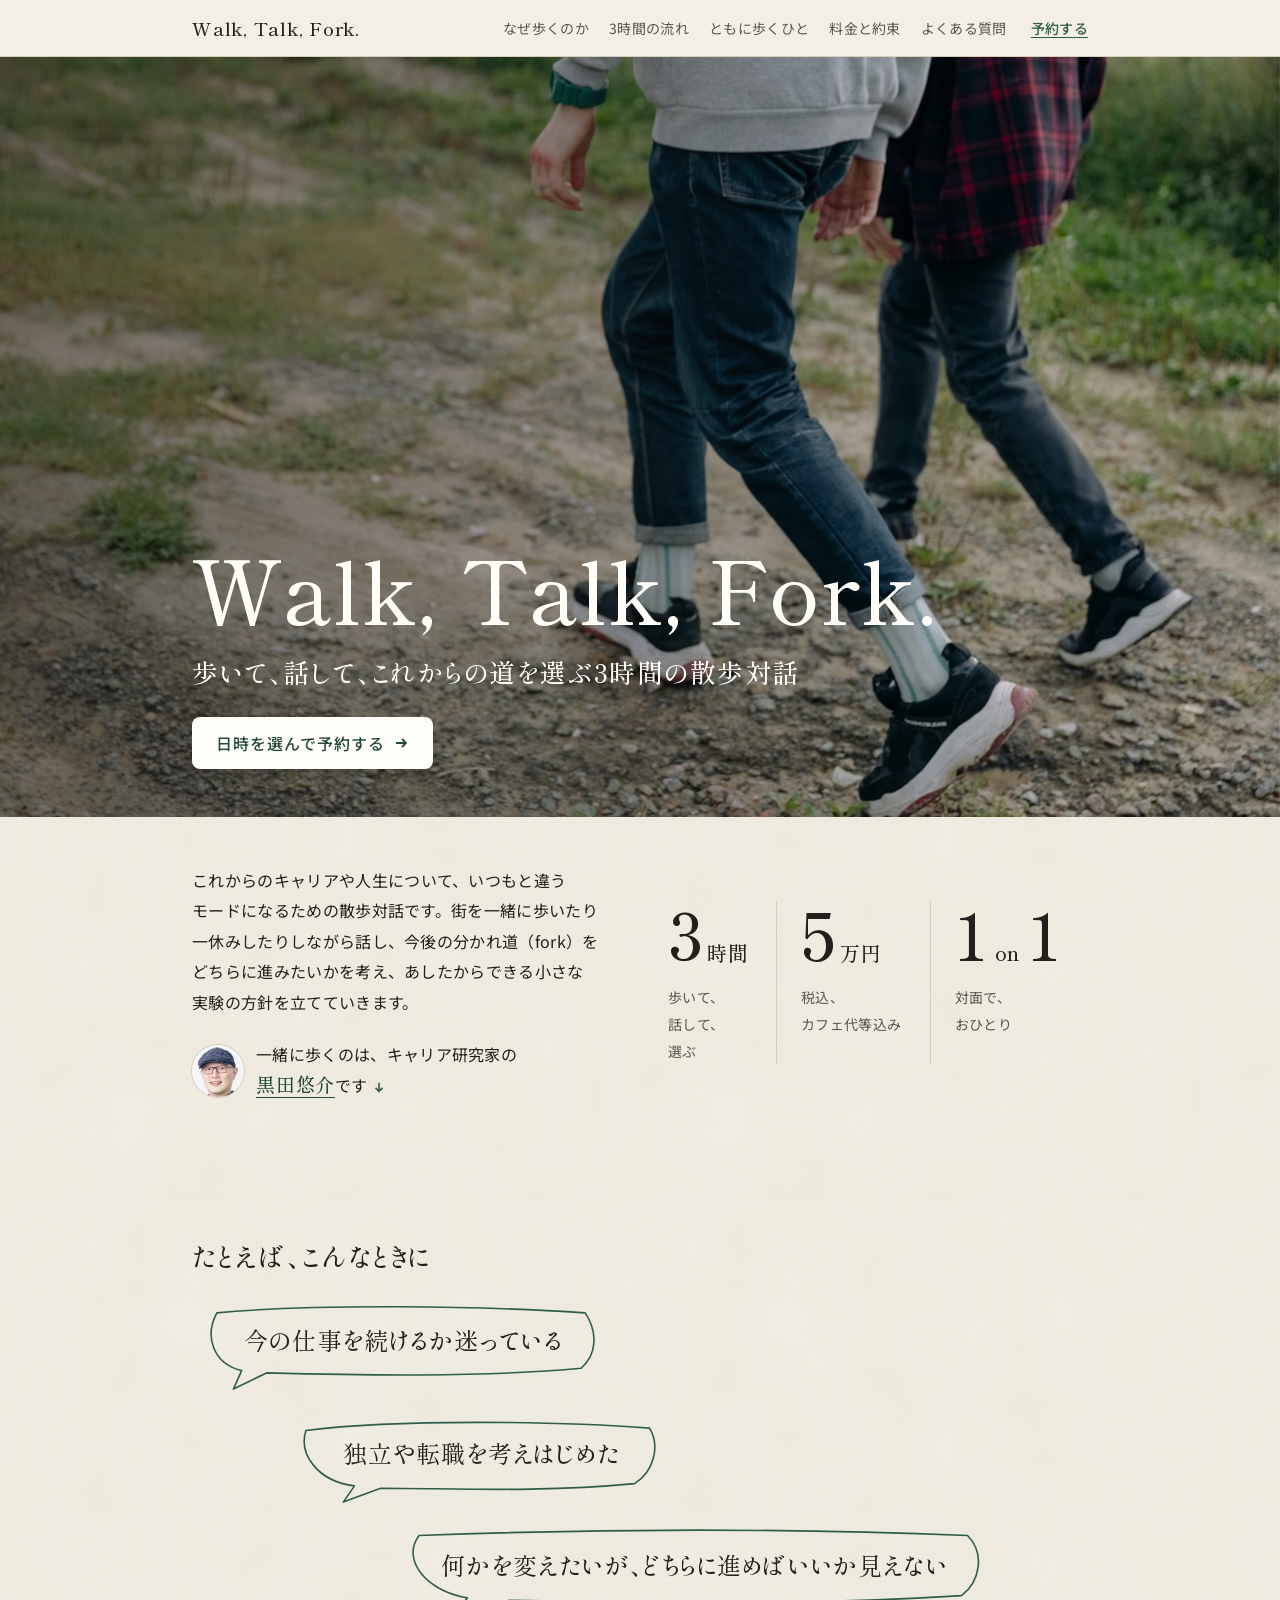
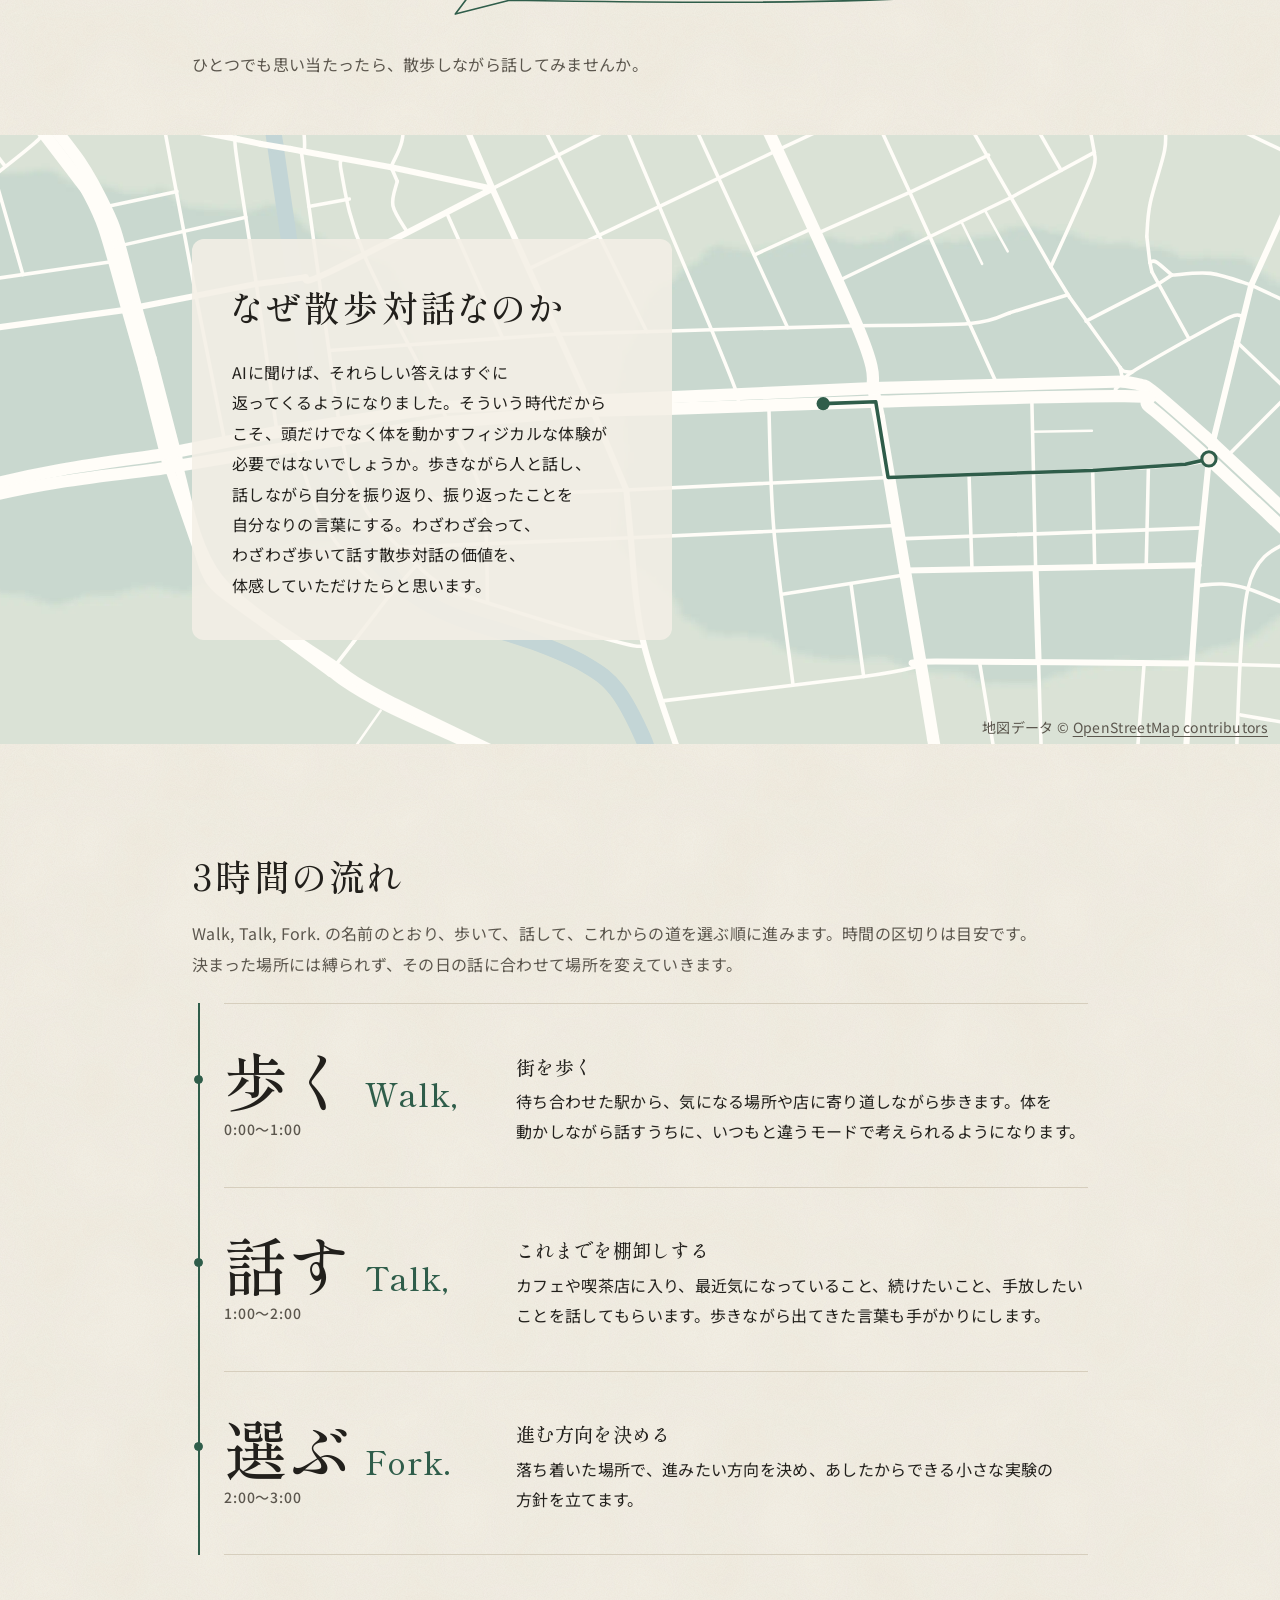
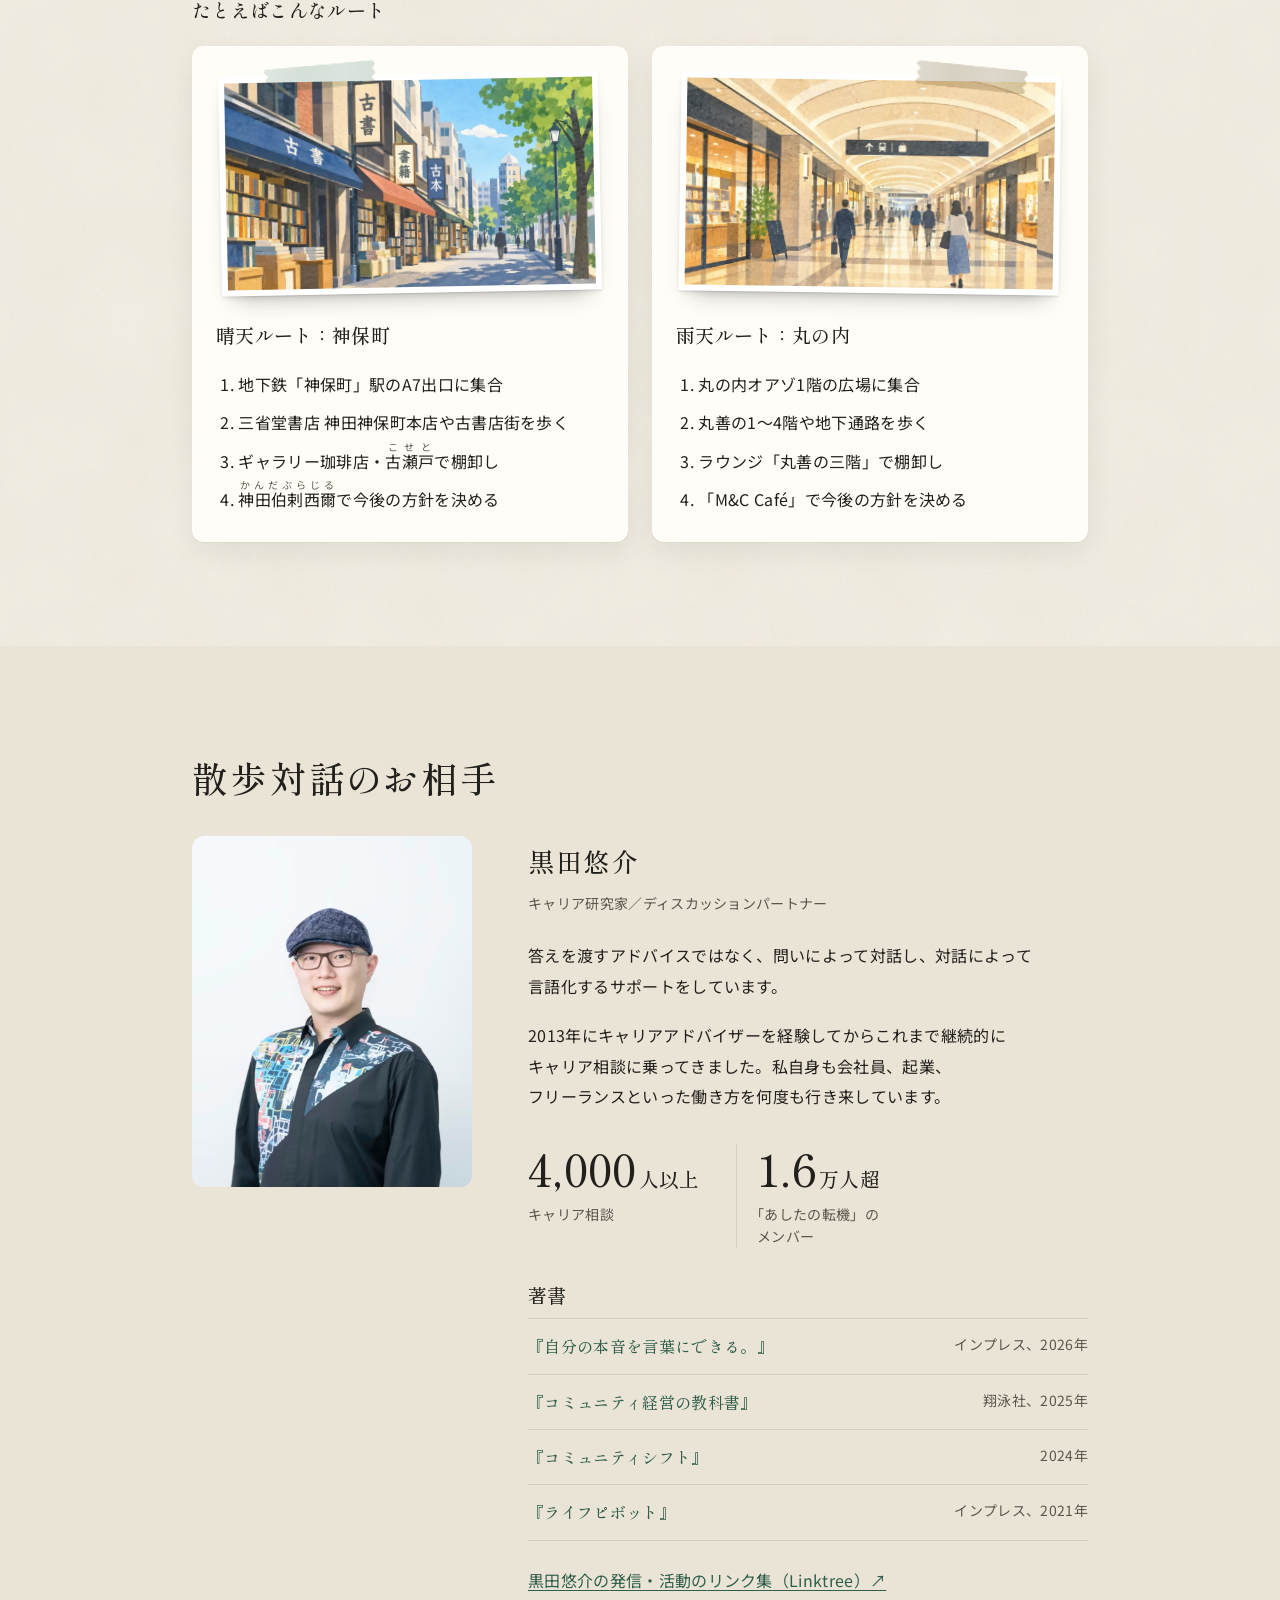
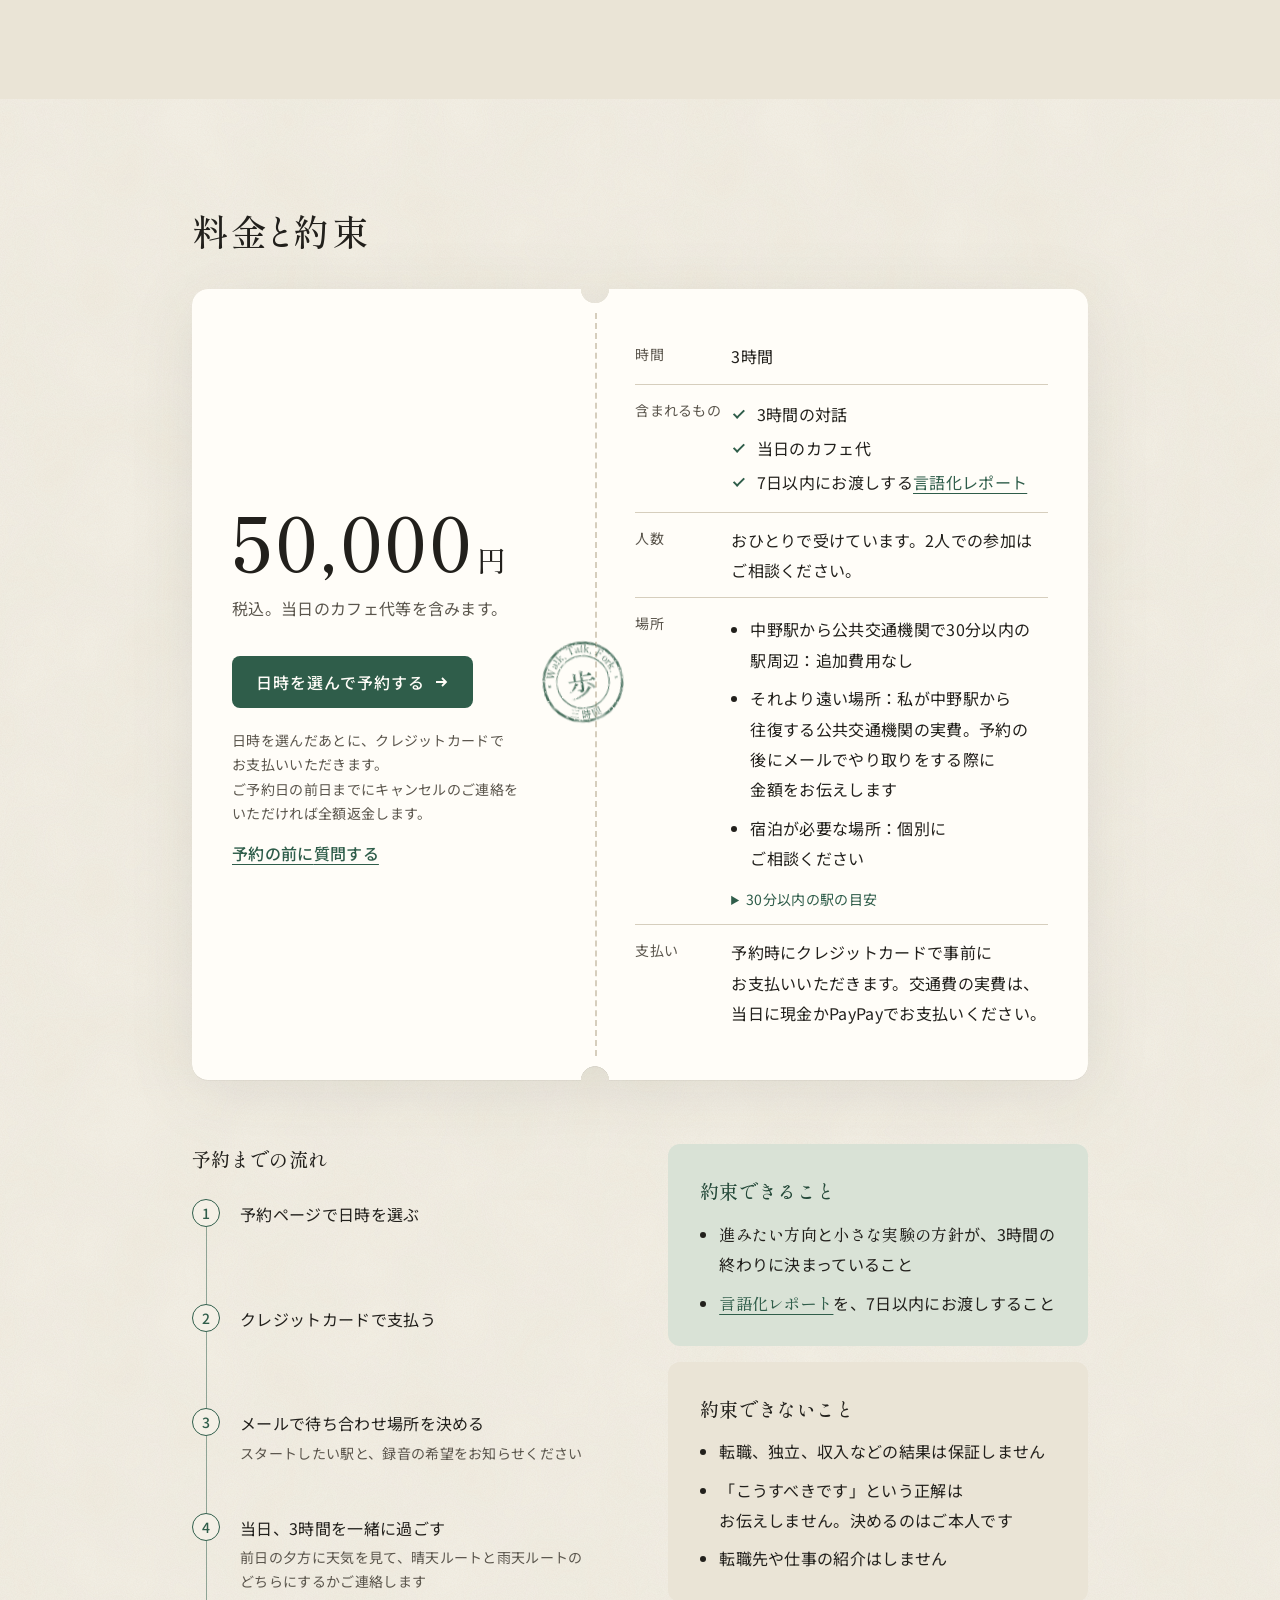
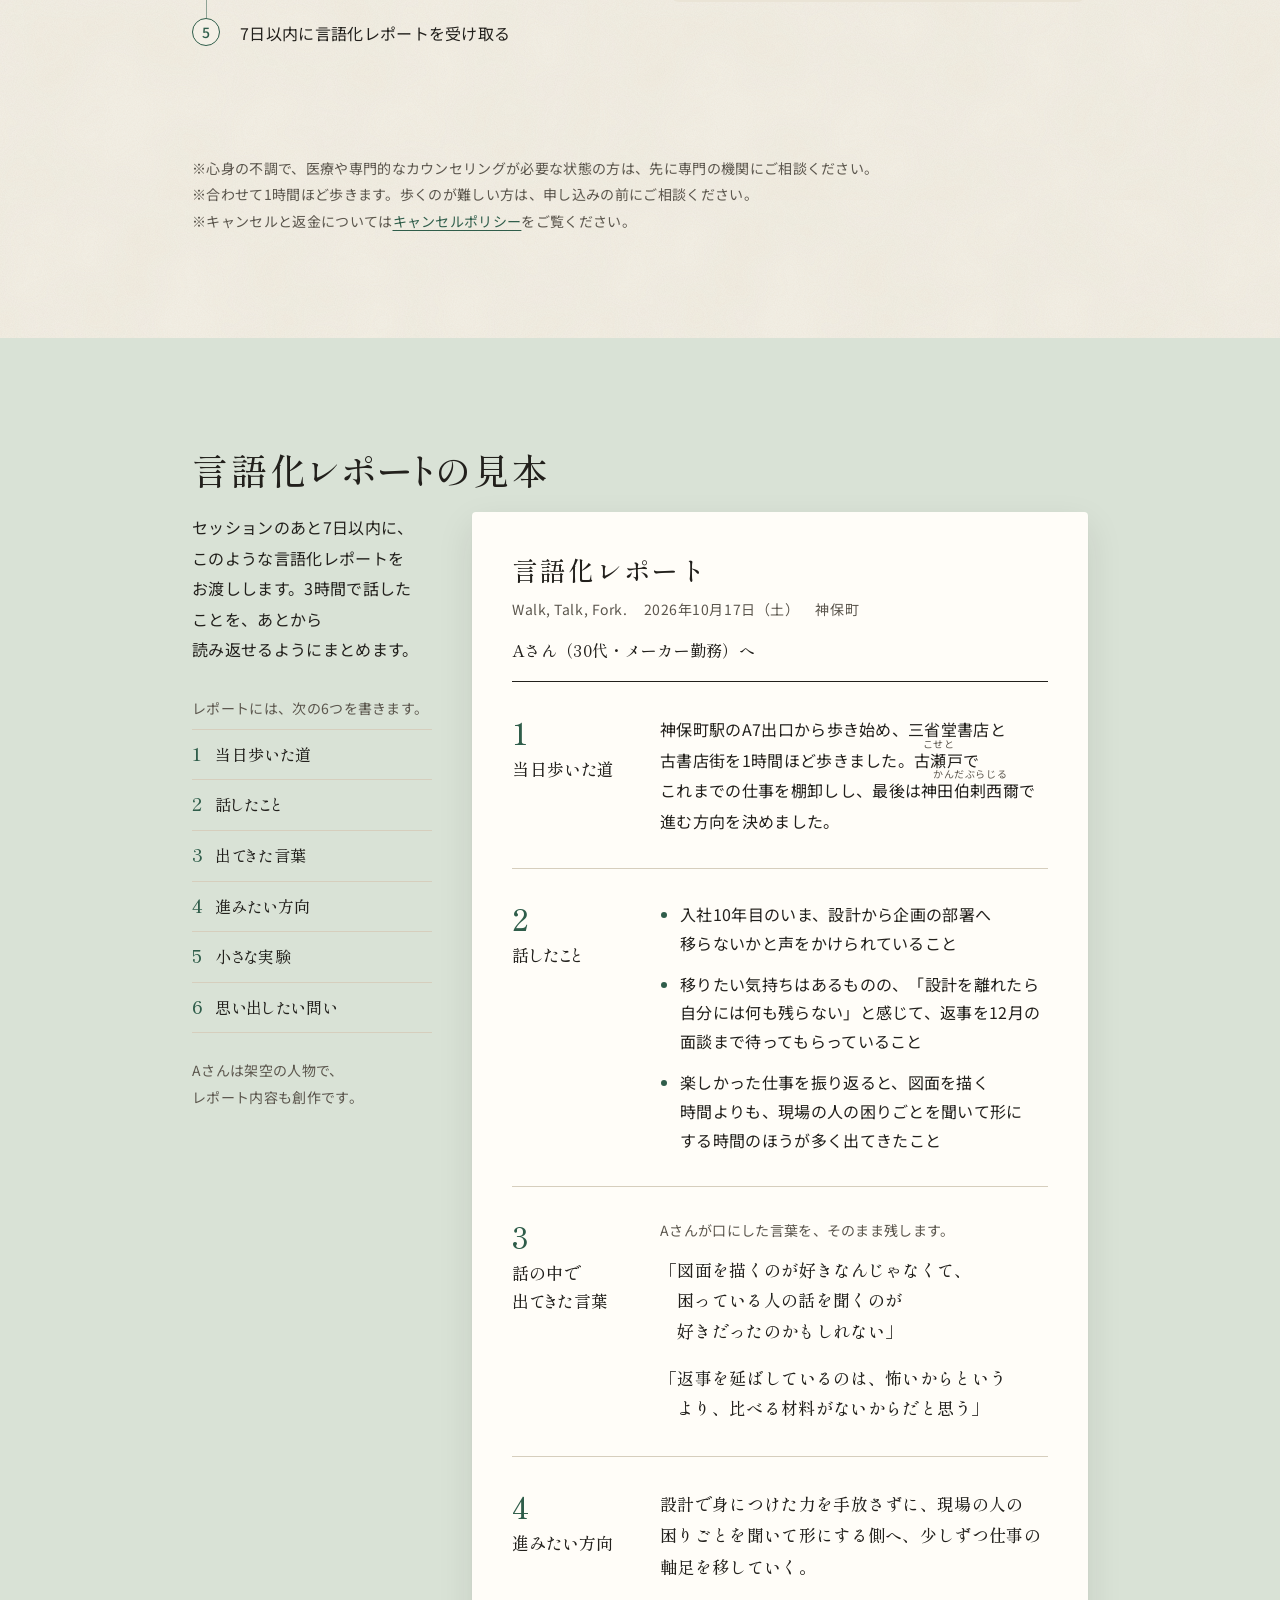
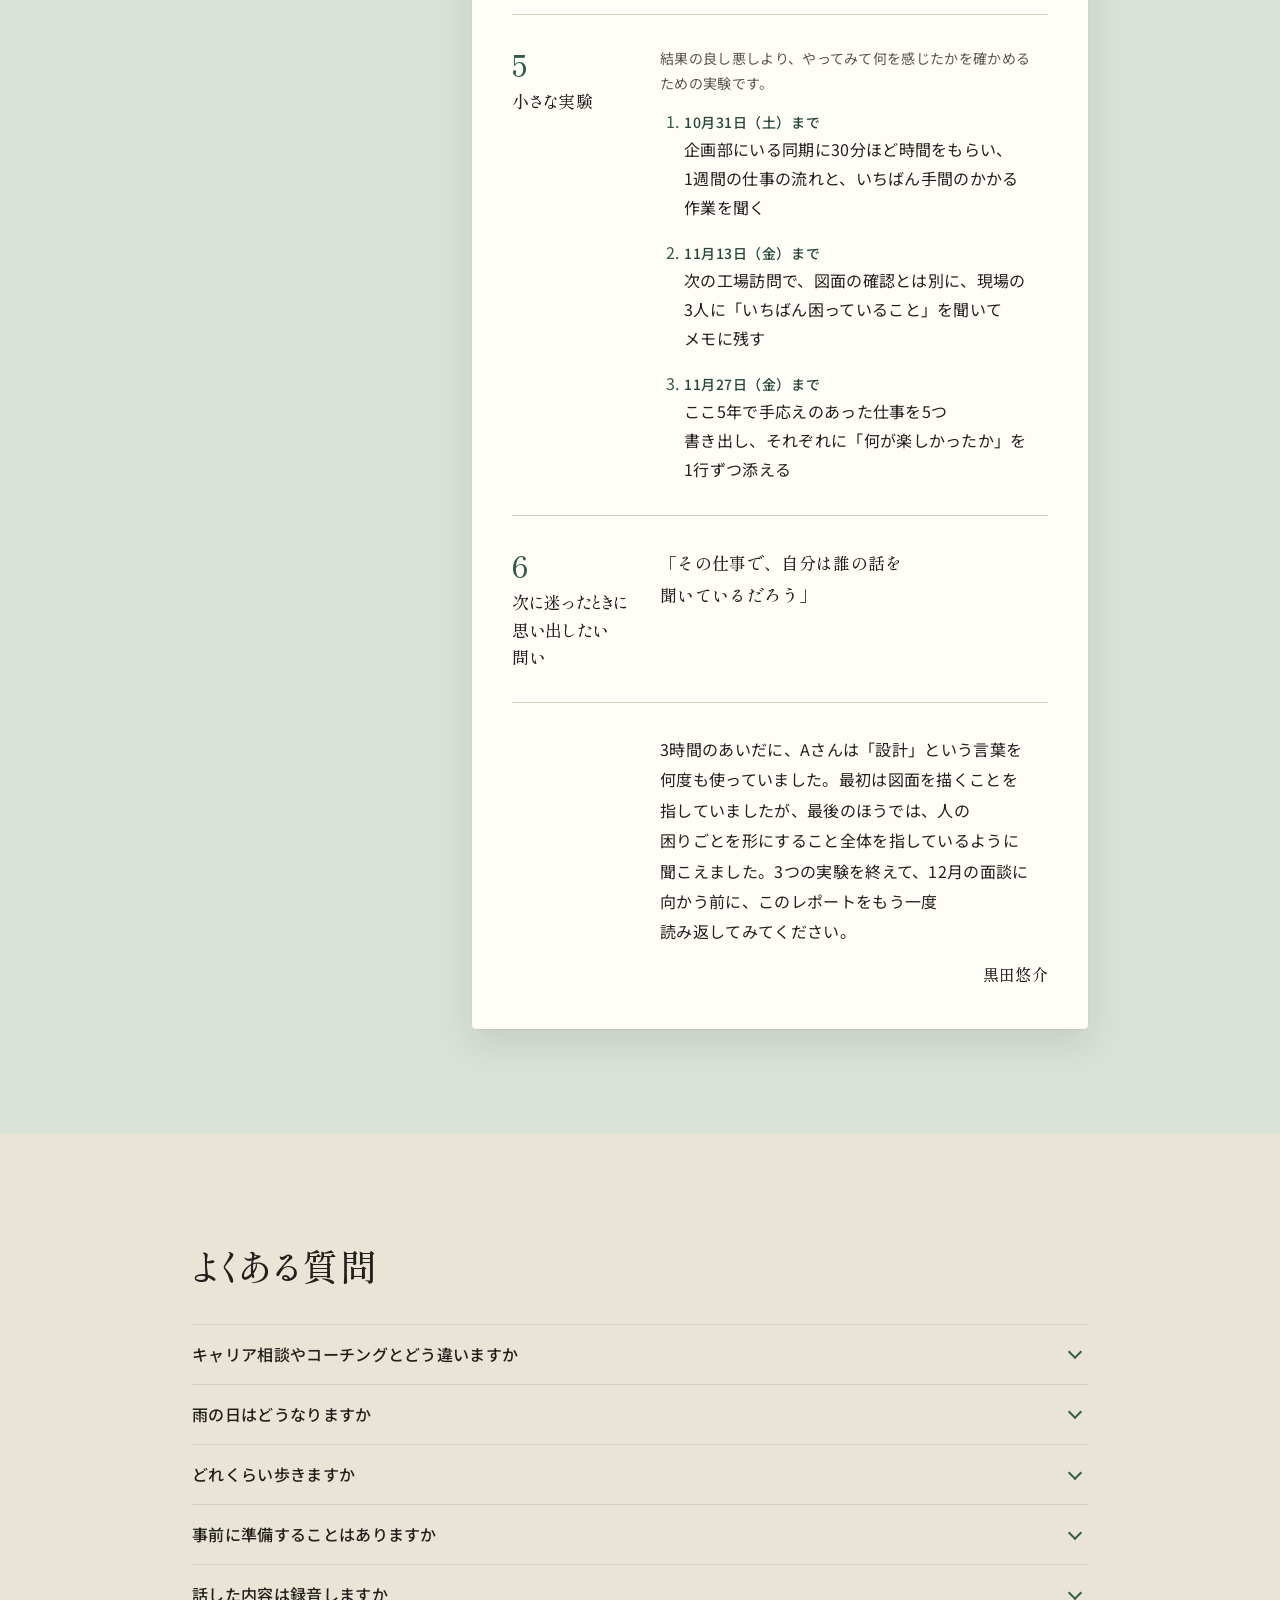
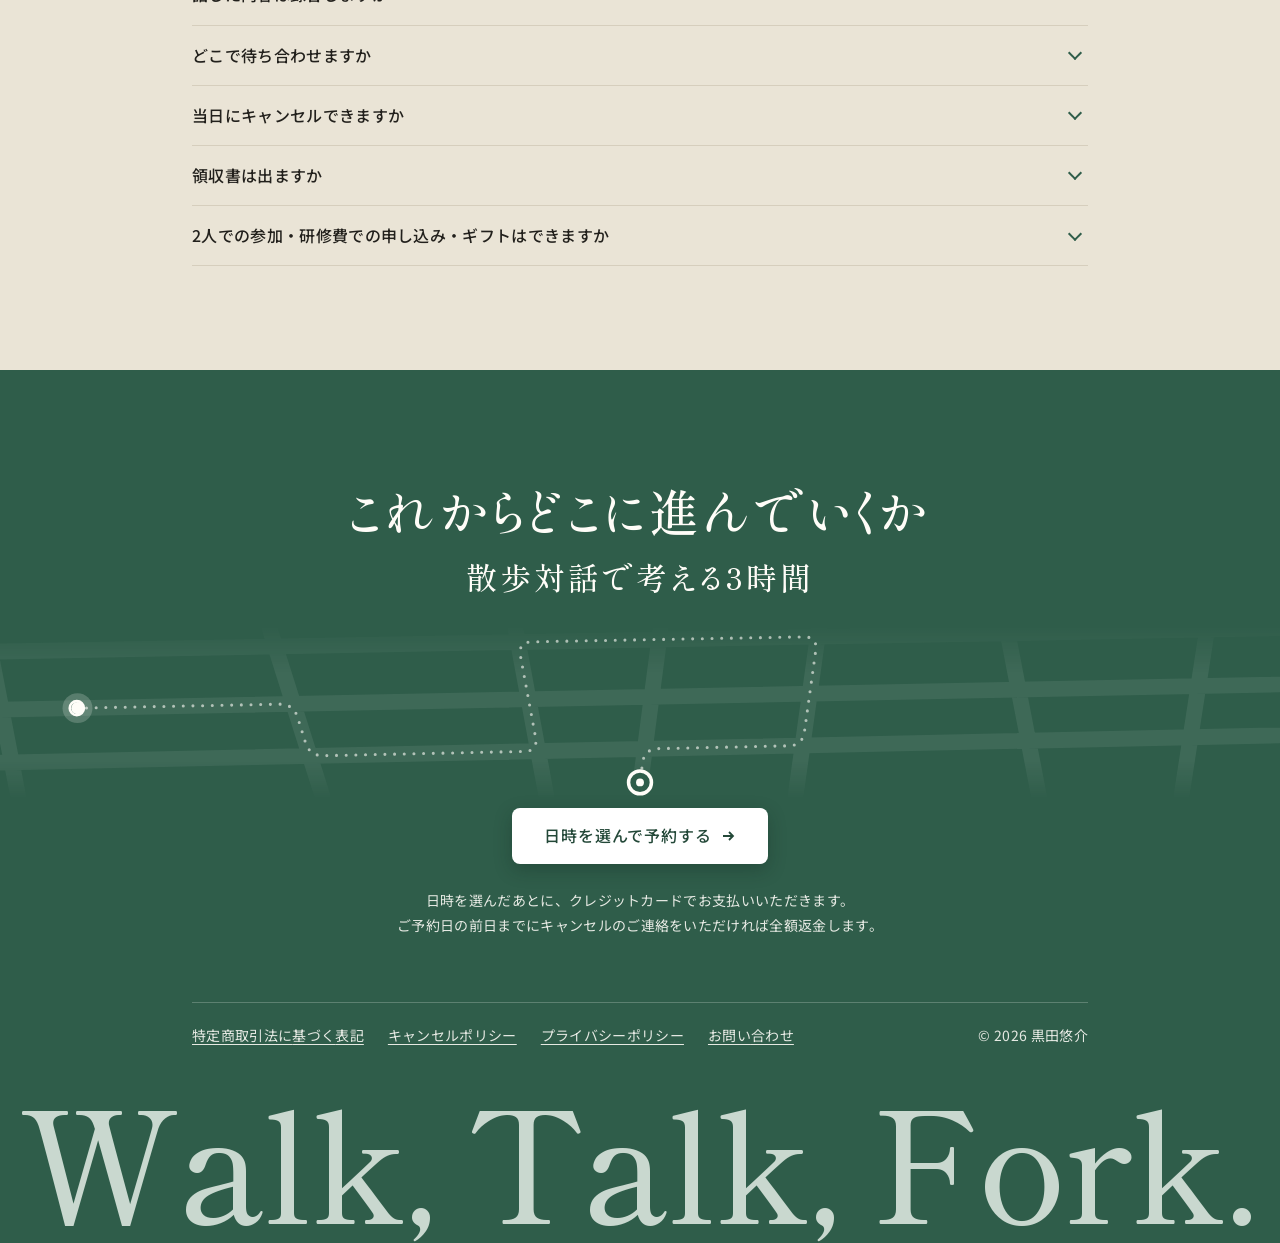
<file: index.html>
<!doctype html>
<html lang="ja">
<head>
<meta charset="utf-8">
<meta name="viewport" content="width=device-width, initial-scale=1">
<meta name="color-scheme" content="only light">
<meta name="theme-color" content="#F4F0E6">
<title>Walk, Talk, Fork.｜キャリア研究家・黒田悠介との散歩対話</title>
<meta name="description" content="キャリア研究家・黒田悠介と東京の街を歩きながら話す、3時間の散歩対話です。一休みもはさみながら、今後の分かれ道（fork）をどちらに進みたいかを考え、あしたからできる小さな実験の方針を立てます。">
<link rel="canonical" href="https://walktalkfork.github.io/">
<meta property="og:title" content="Walk, Talk, Fork.｜黒田悠介との散歩対話">
<meta property="og:description" content="歩いて、話して、これからの道を選ぶ3時間の散歩対話。キャリア研究家・黒田悠介とマンツーマンで、東京の街を歩きながら話します。">
<meta property="og:type" content="website">
<meta property="og:url" content="https://walktalkfork.github.io/">
<meta property="og:image" content="https://walktalkfork.github.io/assets/ogp.jpg?v=5">
<meta property="og:image:width" content="1200">
<meta property="og:image:height" content="630">
<meta property="og:locale" content="ja_JP">
<meta name="twitter:card" content="summary_large_image">
<link rel="icon" href="assets/favicon.svg" type="image/svg+xml">
<link rel="apple-touch-icon" href="assets/apple-touch-icon.png">
<link rel="preconnect" href="https://fonts.googleapis.com">
<link rel="preconnect" href="https://fonts.gstatic.com" crossorigin>
<link href="https://fonts.googleapis.com/css2?family=Noto+Sans+JP:wght@400;500&family=Shippori+Mincho:wght@500&display=swap" rel="stylesheet">
<link rel="stylesheet" href="assets/style.css?v=56">
<script type="application/ld+json">
{
  "@context": "https://schema.org",
  "@type": "Service",
  "name": "Walk, Talk, Fork.",
  "description": "キャリア研究家・黒田悠介と東京の街を歩きながら話す、3時間の散歩対話です。一休みもはさみながら、今後の分かれ道（fork）をどちらに進みたいかを考え、あしたからできる小さな実験の方針を立てます。",
  "url": "https://walktalkfork.github.io/",
  "image": "https://walktalkfork.github.io/assets/ogp.jpg?v=5",
  "serviceType": "キャリアの散歩対話",
  "areaServed": {
    "@type": "Place",
    "name": "東京（中野駅から公共交通機関で30分以内の駅周辺）"
  },
  "provider": {
    "@type": "Person",
    "name": "黒田悠介",
    "jobTitle": "キャリア研究家・ディスカッションパートナー",
    "image": "https://walktalkfork.github.io/assets/kuroda.jpg",
    "url": "https://walktalkfork.github.io/#about",
    "sameAs": ["https://linktr.ee/chlorine0528"]
  },
  "offers": {
    "@type": "Offer",
    "price": "50000",
    "priceCurrency": "JPY",
    "url": "https://calendar.app.google/J7niy7XXtRiKJ6Gh8"
  }
}
</script>
<script data-goatcounter="https://walktalkfork.goatcounter.com/count" async src="assets/count.js"></script>
<script src="assets/site.js?v=4" defer></script>
</head>
<body>

<header class="site-header">
  <div class="wrap">
    <a class="site-name" href="./" lang="en">Walk, Talk, Fork.</a>
    <nav class="header-nav" aria-label="ページ内の目次">
      <a href="#why">な<wbr>ぜ歩くのか</a>
      <a href="#flow">3時間の<wbr>流れ</a>
      <a href="#about">ともに<wbr>歩く<wbr>ひと</a>
      <a href="#price">料金と<wbr>約束</a>
      <a href="#faq">よく<wbr>ある<wbr>質問</a>
    </nav>
    <a class="header-cta" href="https://calendar.app.google/J7niy7XXtRiKJ6Gh8" target="_blank" rel="noopener" data-goatcounter-click="reserve/header" data-goatcounter-title="予約（ヘッダー）">予約する</a>
  </div>
</header>

<main>

<!-- 1. ファーストビュー -->
<section class="hero" id="top">
  <div class="hero-photo">
    <!-- スマホ（639px 以下）では、左の空いた土の道に名前とボタンが乗るよう縦長に切り出した写真を出す（2回目の見本 t3 の案1。tools/make_portrait.py）。
         縦長のほうには歩く人が1人しか写らないので、alt はどちらの写真にも合う言い方にしている -->
    <picture><source type="image/avif" media="(max-width: 639px)" srcset="assets/walk-portrait.avif" width="720" height="1125"><source media="(max-width: 639px)" srcset="assets/walk-portrait.jpg" width="720" height="1125"><source type="image/avif" srcset="assets/walk-1000.avif 1000w, assets/walk.avif 2000w" sizes="100vw"><img src="assets/walk.jpg?v=2" srcset="assets/walk-1000.jpg?v=2 1000w, assets/walk.jpg?v=2 2000w" sizes="100vw" width="2000" height="1125" alt="土の道を歩く人の足もと" fetchpriority="high"></picture>
    <div class="hero-over">
      <div class="wrap">
        <h1><span class="hero-name" lang="en"><span>Walk,</span> <span>Talk,</span> <span>Fork.</span></span>
          <span class="hero-sub">歩いて、<wbr>話して、<wbr>これからの道を<wbr>選ぶ3時間の<wbr>散歩対話</span></h1>
        <a class="btn" id="hero-cta" href="https://calendar.app.google/J7niy7XXtRiKJ6Gh8" target="_blank" rel="noopener" data-goatcounter-click="reserve/hero" data-goatcounter-title="予約（ファーストビュー）">日時を<wbr>選んで<wbr>予約する<wbr>
          <svg width="16" height="16" viewBox="0 0 16 16" fill="none" aria-hidden="true"><path d="M3 8h10M9 4l4 4-4 4" stroke="currentColor" stroke-width="1.8"/></svg>
        </a>
      </div>
    </div>
  </div>
  <div class="wrap hero-rest split">
    <div>
      <p class="hero-lead">これからの<wbr>キャリアや<wbr>人生に<wbr>ついて、<wbr>いつもと<wbr>違う<wbr>モードに<wbr>なる<wbr>ための<wbr>散歩対話です。<wbr>街を<wbr>一緒に<wbr>歩いたり<wbr>一休みしたりしながら<wbr>話し、<wbr>今後の<wbr>分かれ道<wbr>（fork）を<wbr>どちらに<wbr>進みたいかを<wbr>考え、<wbr>あしたから<wbr>できる<wbr>小さな<wbr>実験の<wbr>方針を<wbr>立てていきます。</p>
      <!-- 誰と歩くのかを読み始めてすぐ分かるよう、顔の丸と名前を置き、「散歩対話のお相手」へ移れるようにする（2回目の見本 c1 の「顔あり」）。
           顔の画像は tools/make_face.py が assets/kuroda.jpg から切り出す。写真の上には何も足さない -->
      <a class="hero-guide" href="#about" data-goatcounter-click="link/about-hero" data-goatcounter-title="散歩対話のお相手（ファーストビュー）">
        <span class="hero-guide-face"><picture><source type="image/avif" srcset="assets/kuroda-face.avif"><img src="assets/kuroda-face.jpg" width="104" height="104" alt=""></picture></span>
        <span>一緒に<wbr>歩くのは、<wbr>キャリア研究家の<span class="hero-guide-who"><span class="hero-guide-name">黒田悠介</span>です<svg width="14" height="14" viewBox="0 0 16 16" fill="none" aria-hidden="true"><path d="M8 3v10M4 9l4 4 4-4" stroke="currentColor" stroke-width="1.8"/></svg></span></span>
      </a>
    </div>

    <div class="hero-facts" role="group" aria-label="3時間、50,000円（税込、カフェ代等込み）、対面で1 on 1">
      <div><span class="fig"><span class="big">3</span><span class="unit">時間</span></span><span class="cap">歩いて、<wbr>話して、<wbr>選ぶ</span></div>
      <div><span class="fig"><span class="big">5</span><span class="unit">万円</span></span><span class="cap">税込、<wbr>カフェ代等込み</span></div>
      <div><span class="fig"><span class="big">1</span><span class="unit mid">on</span><span class="big">1</span></span><span class="cap">対面で、<wbr>おひとり</span></div>
    </div>
  </div>
</section>

<!-- 2. こんなときに -->
<section class="section for-whom" id="for">
  <div class="wrap">
    <h2>た<wbr>とえば、<wbr>こんな<wbr>ときに</h2>
    <ul class="voices">
      <li><svg viewBox="0 0 100 40" preserveAspectRatio="none" aria-hidden="true"><path d="M6 6 C30 2 70 3 95 6 C98 14 98 24 94 30 C70 34 40 33 18 32 L10 39 L12 31 C5 28 3 16 6 6Z"/></svg><span>今の<wbr>仕事を<wbr>続けるか<wbr>迷っている</span></li>
      <li><svg viewBox="0 0 100 40" preserveAspectRatio="none" aria-hidden="true"><path d="M4 8 C28 3 72 4 96 7 C99 15 97 26 92 31 C66 35 44 33 24 33 L14 39 L17 32 C7 30 2 18 4 8Z"/></svg><span>独立や<wbr>転職を<wbr>考え<wbr>はじめた</span></li>
      <li><svg viewBox="0 0 100 40" preserveAspectRatio="none" aria-hidden="true"><path d="M5 5 C35 2 68 2 96 5 C99 13 98 25 95 31 C72 35 46 34 20 33 L11 39 L13 32 C6 29 2 15 5 5Z"/></svg><span>何かを<wbr>変えたいが、<wbr>どちらに<wbr>進めばいいか<wbr>見えない</span></li>
    </ul>
    <p class="voices-after">ひとつでも<wbr>思い当たったら、<wbr>散歩しながら<wbr>話してみませんか。</p>
  </div>
</section>

<!-- 3. なぜ歩くのか -->
<section class="section why-map" id="why">
  <svg class="bgmap" viewBox="0 0 1440 600" preserveAspectRatio="xMaxYMid slice" aria-hidden="true" data-route="900 113 560 420">
<image href="assets/map-ground.webp?v=5ef7bd83" x="-60" y="-40" width="1560" height="680" preserveAspectRatio="none"/>
<g fill="none" stroke="var(--map-water)" stroke-width="16" stroke-linecap="round" stroke-linejoin="round"><path d="M450.3 9.6 L469.5 142.1"/><path d="M905.0 673.4 C923.5 697.7 994.7 792.3 1016.4 819.5 C1038.1 846.7 1025.2 831.2 1035.1 836.6 C1045.0 842.0 1065.2 848.6 1075.7 851.8 C1086.2 855.0 1066.0 856.4 1098.1 855.8 C1130.1 855.3 1228.9 848.5 1267.9 848.7 C1306.9 848.8 1319.5 854.9 1332.3 856.8 C1345.0 858.8 1340.3 858.7 1344.5 860.5 C1348.7 862.4 1342.2 852.9 1357.3 867.8 C1372.4 882.6 1419.2 934.4 1434.9 949.6 C1450.5 964.8 1448.4 957.5 1451.1 959.1"/><path d="M843.1 659.6 C847.3 660.1 857.7 660.6 868.1 662.9 C878.4 665.2 898.8 671.6 905.0 673.4"/><path d="M492.5 295.0 C494.3 303.2 499.5 331.4 503.4 344.3 C507.3 357.1 510.7 362.1 516.1 372.1 C521.6 382.0 527.6 393.1 536.0 403.9 C544.3 414.7 556.4 427.5 566.4 436.7 C576.3 445.8 585.0 452.4 595.8 458.9 C606.7 465.5 613.3 469.2 631.5 475.9 C649.6 482.6 683.8 491.4 704.6 499.1 C725.5 506.8 742.7 514.0 756.4 522.0 C770.1 530.0 777.5 535.0 786.8 547.0 C796.2 559.0 806.6 580.7 812.5 593.8 C818.3 607.0 820.3 620.6 821.9 625.9"/><path d="M821.9 625.9 C822.7 629.5 824.7 642.4 826.8 647.5 C828.8 652.6 831.6 654.4 834.3 656.4 C837.0 658.4 841.6 659.0 843.1 659.6"/><path d="M430.6 -97.9 C431.9 -92.7 435.1 -85.1 438.4 -67.1 C441.7 -49.2 448.3 -3.2 450.3 9.6"/><path d="M469.5 142.1 L492.5 295.0"/></g>
<g fill="none" stroke="var(--white)" stroke-linecap="round" stroke-linejoin="round" ><path d="M23.3 279.8 C20.7 283.2 7.7 296.2 7.7 300.6 C7.7 304.9 19.4 303.0 23.1 306.0 C26.8 309.0 27.1 315.9 29.9 318.4 C32.6 320.8 37.9 320.4 39.6 320.8" stroke-width="2.5"/><path d="M7.7 300.6 C5.0 302.5 0.5 308.7 -8.4 312.0 C-17.2 315.4 -35.1 317.7 -45.4 320.8 C-55.7 323.9 -60.3 328.5 -70.0 330.8 C-79.8 333.2 -93.3 332.6 -103.8 335.0 C-114.2 337.4 -125.1 342.1 -132.8 345.4 C-140.5 348.8 -146.4 351.3 -150.0 354.9 C-153.6 358.6 -153.7 365.3 -154.5 367.4" stroke-width="2.5"/><path d="M554.1 567.0 L502.6 640.5" stroke-width="2.5"/><path d="M1196.3 292.3 L1254.7 291.3" stroke-width="2.5"/><path d="M143.2 497.8 C144.2 497.1 147.9 495.7 149.2 494.0 C150.6 492.2 152.0 491.8 151.2 487.5 C150.5 483.1 145.8 471.1 144.7 467.8" stroke-width="2.5"/><path d="M-151.1 398.6 L66.2 337.4" stroke-width="2.5"/><path d="M137.3 448.3 L124.3 414.8" stroke-width="2.5"/><path d="M29.9 318.4 L6.5 329.5" stroke-width="2.5"/><path d="M7.3 333.0 L-5.4 309.3" stroke-width="2.5"/><path d="M17.9 326.1 C17.1 324.0 12.0 316.9 12.8 313.6 C13.7 310.2 21.4 307.3 23.1 306.0" stroke-width="2.5"/><path d="M1126.1 85.2 L1146.6 126.9" stroke-width="2.5"/><path d="M1149.3 74.0 L1171.8 114.7" stroke-width="2.5"/><path d="M130.5 502.5 L143.2 497.8" stroke-width="2.5"/><path d="M119.3 507.2 L130.5 502.5" stroke-width="2.5"/><path d="M142.7 462.6 L137.3 448.3" stroke-width="2.5"/><path d="M144.7 467.8 L142.7 462.6" stroke-width="2.5"/><path d="M717.0 -193.2 L880.1 191.9" stroke-width="3.5"/><path d="M905.4 -70.1 L664.2 52.9" stroke-width="3.5"/><path d="M340.5 -9.9 C340.0 -12.4 340.2 -18.2 337.8 -25.2 C335.4 -32.2 342.2 -17.1 326.2 -51.7 C310.3 -86.3 256.0 -202.5 241.9 -232.7" stroke-width="3.5"/><path d="M218.8 -6.1 C218.6 -4.4 224.9 -3.6 217.4 4.1 C209.8 11.7 180.8 33.9 173.5 39.9" stroke-width="3.5"/><path d="M372.1 157.8 L400.7 302.5" stroke-width="3.5"/><path d="M518.1 23.4 C517.7 25.5 512.1 20.5 515.4 36.2 C518.6 51.9 521.3 78.7 537.6 117.4 C554.0 156.0 600.9 243.0 613.6 268.1" stroke-width="3.5"/><path d="M880.1 191.9 L728.5 196.3" stroke-width="3.5"/><path d="M1255.5 330.4 L1257.5 426.0" stroke-width="3.5"/><path d="M1357.9 443.7 C1366.3 444.2 1380.9 438.2 1408.4 447.0 C1435.9 455.9 1503.8 488.5 1522.9 496.8" stroke-width="3.5"/><path d="M1395.8 646.8 C1397.9 613.5 1398.8 488.6 1408.4 447.0 C1418.1 405.4 1446.1 405.5 1453.7 397.2" stroke-width="3.5"/><path d="M816.3 193.8 L769.0 98.5" stroke-width="3.5"/><path d="M1037.1 -26.8 L999.2 -79.0" stroke-width="3.5"/><path d="M769.0 98.5 C746.8 54.3 678.4 -76.6 635.6 -166.7 C592.9 -256.9 532.9 -396.4 512.4 -442.4" stroke-width="3.5"/><path d="M955.0 189.8 C931.5 138.3 842.6 -51.9 813.8 -119.3 C785.1 -186.6 787.9 -198.6 782.7 -214.4" stroke-width="3.5"/><path d="M320.8 -494.3 C320.7 -486.8 319.8 -458.8 320.3 -449.4 C320.8 -439.9 300.2 -491.3 323.7 -437.7 C347.3 -384.1 437.7 -182.2 461.5 -127.7 C485.2 -73.3 463.5 -132.4 466.4 -110.8 C469.3 -89.2 477.3 -19.3 478.9 1.8 C480.4 22.9 476.4 13.5 475.9 15.8" stroke-width="3.5"/><path d="M699.9 131.8 L945.0 15.0" stroke-width="3.5"/><path d="M1528.4 202.5 C1529.4 223.1 1533.7 304.2 1534.1 325.9 C1534.5 347.6 1541.1 321.7 1530.6 333.0 C1520.1 344.3 1481.1 383.6 1471.2 393.7" stroke-width="3.5"/><path d="M1401.3 571.2 L1508.6 589.9" stroke-width="3.5"/><path d="M1381.9 -30.1 C1383.5 -37.1 1385.6 -53.8 1391.7 -72.3 C1397.7 -90.8 1413.7 -129.7 1418.1 -141.2" stroke-width="3.5"/><path d="M1712.0 812.9 C1649.4 802.6 1425.1 759.9 1336.7 750.9 C1248.3 741.8 1210.1 775.8 1181.5 758.7 C1152.9 741.5 1167.8 666.4 1165.1 647.9" stroke-width="3.5"/><path d="M1387.8 316.7 L1509.6 193.6" stroke-width="3.5"/><path d="M1764.3 383.2 C1754.1 384.7 1731.8 390.5 1703.0 392.4 C1674.3 394.3 1622.8 406.7 1591.8 394.5 C1560.8 382.4 1529.4 332.0 1516.9 319.5" stroke-width="3.5"/><path d="M1449.5 916.4 C1451.1 914.7 1450.7 948.6 1458.6 906.5 C1466.5 864.3 1490.5 704.0 1496.9 663.6" stroke-width="3.5"/><path d="M1296.9 641.7 L1306.2 520.2" stroke-width="3.5"/><path d="M1370.0 319.1 C1366.1 320.0 1365.7 322.5 1346.6 324.4 C1327.6 326.3 1304.3 328.3 1255.5 330.4 C1206.7 332.6 1087.6 336.1 1054.0 337.3" stroke-width="3.5"/><path d="M1144.1 519.7 L1165.1 647.9" stroke-width="3.5"/><path d="M1319.3 147.2 L1248.9 183.4" stroke-width="3.5"/><path d="M1075.3 56.5 L982.0 97.8" stroke-width="3.5"/><path d="M470.8 306.4 C473.5 315.1 482.5 345.3 487.2 358.4 C492.0 371.6 493.9 376.2 499.4 385.3 C504.9 394.5 509.8 401.7 520.1 413.3 C530.5 425.0 554.5 448.2 561.4 455.2" stroke-width="3.5"/><path d="M1326.6 -9.9 L1253.4 -2.9" stroke-width="3.5"/><path d="M1224.5 34.8 C1212.5 14.5 1175.2 -52.1 1152.5 -86.8 C1129.7 -121.6 1098.7 -159.3 1088.0 -173.8" stroke-width="3.5"/><path d="M300.2 -105.8 L201.7 -46.8" stroke-width="3.5"/><path d="M57.8 -133.3 L184.0 30.4" stroke-width="3.5"/><path d="M1054.0 337.3 L796.1 349.7" stroke-width="3.5"/><path d="M796.1 349.7 L535.3 360.8" stroke-width="3.5"/><path d="M564.5 31.8 C566.2 23.4 581.2 8.8 574.7 -18.4 C568.2 -45.5 533.6 -112.5 525.4 -131.3" stroke-width="3.5"/><path d="M282.3 71.0 L353.5 55.6" stroke-width="3.5"/><path d="M1333.5 138.0 C1330.9 135.9 1321.5 127.1 1317.9 125.0 C1314.3 122.9 1312.9 125.4 1311.8 125.5" stroke-width="3.5"/><path d="M561.4 455.2 L564.3 452.0" stroke-width="3.5"/><path d="M1308.8 99.9 L1311.8 125.5" stroke-width="3.5"/><path d="M1308.2 424.9 L1310.4 326.7" stroke-width="3.5"/><path d="M1532.7 295.7 C1531.9 295.5 1538.4 304.8 1527.8 294.7 C1517.2 284.7 1478.9 245.2 1469.2 235.3" stroke-width="3.5"/><path d="M674.1 199.7 L618.9 76.0" stroke-width="3.5"/><path d="M580.3 95.6 C577.9 91.3 567.9 77.9 566.2 69.6 C564.6 61.3 569.8 49.6 570.5 45.6" stroke-width="3.5"/><path d="M483.4 70.4 L523.3 63.0" stroke-width="3.5"/><path d="M561.4 455.2 L548.6 471.9" stroke-width="3.5"/><path d="M586.5 426.9 L589.8 423.1" stroke-width="3.5"/><path d="M564.3 452.0 L586.5 426.9" stroke-width="3.5"/><path d="M1311.8 125.5 L1313.8 134.7" stroke-width="3.5"/><path d="M1326.6 -9.9 C1326.6 -5.7 1328.7 2.6 1326.3 15.3 C1323.9 28.1 1315.1 52.7 1312.2 66.8 C1309.2 80.9 1309.3 94.4 1308.8 99.9" stroke-width="3.5"/><path d="M999.2 -79.0 L979.3 -107.4" stroke-width="3.5"/><path d="M1075.3 56.5 L1152.9 19.9" stroke-width="3.5"/><path d="M1075.3 56.5 L1037.1 -26.8" stroke-width="3.5"/><path d="M1523.6 492.6 L1518.3 524.8" stroke-width="3.5"/><path d="M1518.3 524.8 L1496.9 663.6" stroke-width="3.5"/><path d="M1503.0 190.5 C1506.6 182.8 1510.9 147.6 1524.2 144.4 C1537.6 141.2 1573.2 166.7 1583.0 171.2" stroke-width="3.5"/><path d="M1166.2 -63.6 L1119.6 -37.7" stroke-width="3.5"/><path d="M1064.4 397.8 L1362.7 387.0" stroke-width="3.5"/><path d="M1331.3 -96.7 C1331.7 -94.1 1334.2 -95.6 1333.4 -81.2 C1332.7 -66.7 1327.8 -21.8 1326.6 -9.9" stroke-width="3.5"/><path d="M548.6 471.9 L526.9 500.1" stroke-width="3.5"/><path d="M526.9 500.1 L509.2 523.0" stroke-width="3.5"/><path d="M880.1 191.9 C884.2 202.2 900.4 240.9 904.6 253.5 C908.9 266.1 905.3 265.2 905.5 267.6" stroke-width="3.5"/><path d="M509.2 523.0 L505.1 529.4" stroke-width="3.5"/><path d="M173.5 39.9 L176.2 49.0" stroke-width="3.5"/><path d="M176.2 49.0 L195.2 114.8" stroke-width="3.5"/><path d="M195.2 114.8 L201.7 137.5" stroke-width="3.5"/><path d="M728.5 196.3 L503.5 212.2" stroke-width="3.5"/><path d="M1023.5 187.8 L880.1 191.9" stroke-width="3.5"/><path d="M570.5 45.6 L564.5 31.8" stroke-width="3.5"/><path d="M431.7 146.7 C428.3 125.0 414.5 40.0 411.5 16.3 C408.5 -7.5 413.4 6.2 413.8 4.2" stroke-width="3.5"/><path d="M1516.9 319.5 L1461.6 265.2" stroke-width="3.5"/><path d="M1461.6 265.2 L1396.7 203.2" stroke-width="3.5"/><path d="M372.1 157.8 L340.5 -9.9" stroke-width="3.5"/><path d="M90.7 380.4 L72.5 321.2" stroke-width="3.5"/><path d="M475.9 15.8 L513.1 283.4" stroke-width="3.5"/><path d="M1206.0 646.4 C1206.7 669.9 1210.7 761.7 1209.9 787.5 C1209.1 813.4 1202.7 799.3 1201.2 801.6" stroke-width="3.5"/><path d="M949.6 452.4 L1071.4 433.2" stroke-width="3.5"/><path d="M1044.6 -141.2 L1105.2 -60.2" stroke-width="3.5"/><path d="M1319.3 147.2 L1333.5 138.0" stroke-width="3.5"/><path d="M1199.3 427.3 L1195.5 258.6" stroke-width="3.5"/><path d="M292.3 124.4 L80.0 155.0" stroke-width="3.5"/><path d="M-58.4 -157.6 C-51.2 -150.0 -27.1 -130.3 -15.4 -111.8 C-3.8 -93.2 2.8 -70.0 11.5 -46.3 C20.3 -22.7 32.7 17.4 37.0 30.1" stroke-width="3.5"/><path d="M621.7 -46.3 L872.2 -143.4" stroke-width="3.5"/><path d="M1278.0 250.3 L1277.7 256.6" stroke-width="3.5"/><path d="M1201.9 -115.2 L1105.2 -60.2" stroke-width="3.5"/><path d="M1161.7 246.5 L1075.3 56.5" stroke-width="3.5"/><path d="M1003.6 144.3 L1175.6 61.3" stroke-width="3.5"/><path d="M1174.2 175.0 C1167.6 176.8 1160.0 183.6 1134.9 185.7 C1109.8 187.8 1042.1 187.5 1023.5 187.8" stroke-width="3.5"/><path d="M1285.4 242.8 C1286.9 241.3 1283.6 240.4 1294.4 233.4 C1305.2 226.4 1334.3 210.1 1350.5 201.0 C1366.6 192.0 1382.7 182.9 1391.3 179.1 C1400.0 175.3 1400.6 178.6 1402.4 178.5" stroke-width="3.5"/><path d="M421.3 81.0 L297.0 109.2" stroke-width="3.5"/><path d="M189.0 -210.4 C198.5 -195.8 228.9 -150.0 245.8 -122.7 C262.7 -95.4 283.1 -59.2 290.6 -46.5" stroke-width="3.5"/><path d="M1381.9 -30.1 L1330.1 -43.5" stroke-width="3.5"/><path d="M1086.4 522.8 C1077.0 524.5 1072.3 527.6 1029.9 533.4 C987.4 539.1 864.7 553.4 831.7 557.4" stroke-width="3.5"/><path d="M1017.4 442.0 L1029.9 533.4" stroke-width="3.5"/><path d="M1206.0 646.4 L1202.2 519.2" stroke-width="3.5"/><path d="M1133.7 334.4 L1136.6 428.2" stroke-width="3.5"/><path d="M452.0 292.6 L431.7 146.7" stroke-width="3.5"/><path d="M572.3 406.2 L800.5 396.8" stroke-width="3.5"/><path d="M812.5 498.1 C809.5 498.6 822.6 508.1 794.4 501.1 C766.2 494.0 672.7 465.1 643.3 455.8 C613.8 446.5 625.3 449.4 617.5 445.0 C609.7 440.6 607.7 440.1 596.3 429.6 C585.0 419.1 559.4 393.5 549.2 382.0 C539.0 370.5 539.4 368.3 535.3 360.8 C531.2 353.2 527.7 346.8 524.5 336.7 C521.4 326.6 517.6 306.1 516.2 300.0" stroke-width="3.5"/><path d="M936.5 266.6 C937.3 287.1 937.6 344.1 941.5 389.8 C945.5 435.5 957.1 515.6 960.2 540.8" stroke-width="3.5"/><path d="M1411.7 147.8 C1431.1 156.9 1501.2 190.0 1528.4 202.5 C1555.7 215.1 1566.4 219.7 1575.3 223.1 C1584.3 226.6 1580.9 223.4 1582.0 223.4" stroke-width="3.5"/><path d="M1615.2 93.1 L1467.5 26.9" stroke-width="3.5"/><path d="M1467.5 26.9 C1453.1 19.9 1395.6 -5.9 1381.3 -15.5 C1367.1 -25.0 1381.8 -27.6 1381.9 -30.1" stroke-width="3.5"/><path d="M72.5 321.2 C71.4 319.5 74.3 318.4 65.9 311.4 C57.5 304.3 45.3 300.5 22.2 278.9 C-0.9 257.2 -50.4 214.4 -72.7 181.7 C-95.0 148.9 -78.1 134.5 -111.7 82.2 C-145.2 30.0 -225.1 -79.1 -274.0 -131.7 C-323.0 -184.4 -383.3 -216.7 -405.2 -233.7" stroke-width="3.5"/><path d="M22.2 278.9 C-30.0 296.5 -236.7 367.1 -290.8 385.0 C-344.8 402.8 -300.0 385.9 -301.9 386.1" stroke-width="3.5"/><path d="M2001.4 579.2 C1999.0 579.8 2001.7 583.3 1987.1 582.7 C1972.6 582.0 1992.2 585.0 1914.1 575.4 C1835.9 565.7 1584.3 533.2 1518.3 524.8" stroke-width="3.5"/><path d="M1174.2 175.0 L1231.1 157.3" stroke-width="3.5"/><path d="M979.3 92.0 L922.4 118.0" stroke-width="3.5"/><path d="M1333.5 138.0 C1339.8 137.8 1358.5 134.7 1371.6 136.3 C1384.6 138.0 1405.0 145.9 1411.7 147.8" stroke-width="3.5"/><path d="M800.5 396.8 L1061.7 384.6" stroke-width="3.5"/><path d="M905.4 -70.1 L1044.6 -141.2" stroke-width="3.5"/><path d="M1313.8 134.7 L1350.5 201.0" stroke-width="3.5"/><path d="M1105.2 -60.2 L945.0 15.0" stroke-width="3.5"/><path d="M1201.9 -115.2 C1208.0 -107.0 1230.3 -84.8 1238.9 -66.1 C1247.5 -47.4 1251.0 -13.4 1253.4 -2.9" stroke-width="3.5"/><path d="M1232.6 159.6 L1282.5 229.0" stroke-width="3.5"/><path d="M1105.2 -60.2 L1214.3 129.9" stroke-width="3.5"/><path d="M1518.3 524.8 L1353.0 520.6" stroke-width="3.5"/><path d="M37.0 30.1 C44.2 50.9 76.0 127.0 80.0 155.0 C84.0 183.1 63.4 190.1 61.2 198.4 C59.0 206.7 66.0 203.6 67.0 204.7" stroke-width="3.5"/><path d="M1282.5 229.0 L1285.4 242.8" stroke-width="3.5"/><path d="M1282.5 229.0 C1283.2 229.7 1284.6 232.2 1286.6 232.9 C1288.6 233.7 1293.1 233.3 1294.4 233.4" stroke-width="3.5"/><path d="M1257.1 17.1 C1256.6 21.0 1261.1 21.6 1253.9 40.4 C1246.8 59.2 1220.9 115.0 1214.3 129.9" stroke-width="3.5"/><path d="M1253.4 -2.9 L1257.1 17.1" stroke-width="3.5"/><path d="M1214.3 129.9 L1232.6 159.6" stroke-width="3.5"/><path d="M1175.6 61.3 L1257.1 17.1" stroke-width="3.5"/><path d="M613.6 268.1 L620.8 282.7" stroke-width="3.5"/><path d="M620.8 282.7 C626.4 294.9 647.7 326.1 654.1 355.7 C660.5 385.3 658.5 442.9 659.4 460.4" stroke-width="3.5"/><path d="M513.1 283.4 L516.2 300.0" stroke-width="3.5"/><path d="M1285.4 242.8 L1278.0 250.3" stroke-width="3.5"/><path d="M228.7 -63.6 L148.7 -192.4" stroke-width="3.5"/><path d="M290.6 -46.5 C292.4 -43.6 299.9 -34.0 301.3 -29.2 C302.8 -24.4 299.7 -19.6 299.4 -17.6" stroke-width="3.5"/><path d="M-39.6 215.7 L67.0 204.7" stroke-width="6"/><path d="M218.8 -6.1 L227.7 -13.4" stroke-width="6"/><path d="M853.6 625.7 C846.8 604.4 821.3 536.3 812.5 498.1 C803.6 460.0 802.5 413.7 800.5 396.8" stroke-width="6"/><path d="M853.6 625.7 L889.3 626.5" stroke-width="6"/><path d="M1353.0 520.6 C1310.9 520.3 1145.0 518.2 1100.6 518.6 C1056.2 518.9 1088.8 522.1 1086.4 522.8" stroke-width="6"/><path d="M1202.2 519.2 L1199.3 427.3" stroke-width="6"/><path d="M1359.6 423.8 L1070.6 429.0" stroke-width="6"/><path d="M479.8 140.1 C483.5 139.4 470.8 150.6 501.6 136.0 C532.3 121.5 637.1 66.8 664.2 52.9" stroke-width="6"/><path d="M458.2 143.4 L479.8 140.1" stroke-width="6"/><path d="M72.5 321.2 C75.0 313.3 88.7 293.6 87.7 274.2 C86.8 254.8 70.4 216.3 67.0 204.7" stroke-width="6"/><path d="M938.1 676.7 C938.2 675.9 937.4 673.6 938.5 671.9 C939.6 670.1 941.6 666.9 944.7 666.4 C947.8 666.0 946.3 657.4 957.1 669.2 C967.8 681.1 996.0 719.0 1009.4 737.5 C1022.7 755.9 1029.3 769.9 1037.2 780.0 C1045.1 790.1 1053.4 794.9 1056.7 797.9" stroke-width="6"/><path d="M1523.8 -99.6 L1411.7 147.8" stroke-width="6"/><path d="M763.1 271.6 L664.2 52.9" stroke-width="6"/><path d="M853.6 625.7 L854.0 636.6" stroke-width="6"/><path d="M1333.2 796.3 L1345.2 640.1" stroke-width="6"/><path d="M156.6 659.1 C160.9 662.4 173.0 673.0 182.8 678.7 C192.6 684.5 192.5 688.3 215.2 693.7 C237.8 699.0 296.6 705.4 318.8 711.0 C341.1 716.6 340.6 721.2 348.6 727.3 C356.5 733.3 349.9 723.8 366.5 747.4 C383.2 771.1 434.8 848.9 448.4 869.3" stroke-width="6"/><path d="M854.0 636.6 L848.2 682.4" stroke-width="6"/><path d="M436.2 8.8 L465.4 13.7" stroke-width="6"/><path d="M420.9 -94.0 C395.6 -84.8 295.5 -50.4 269.2 -38.8 C242.9 -27.2 264.1 -26.9 263.1 -24.5" stroke-width="6"/><path d="M956.8 638.0 L1108.4 649.7" stroke-width="6"/><path d="M621.7 -46.3 L664.2 52.9" stroke-width="6"/><path d="M796.1 349.7 L763.1 271.6" stroke-width="6"/><path d="M1353.0 520.6 L1359.6 423.8" stroke-width="6"/><path d="M1359.6 423.8 L1370.0 319.1" stroke-width="6"/><path d="M664.2 52.9 L564.5 31.8" stroke-width="6"/><path d="M1371.9 310.3 L1370.0 319.1" stroke-width="6"/><path d="M1411.7 147.8 L1373.6 303.5" stroke-width="6"/><path d="M313.2 170.0 L431.7 146.7" stroke-width="6"/><path d="M1373.6 303.5 L1371.9 310.3" stroke-width="6"/><path d="M800.5 396.8 L796.1 349.7" stroke-width="6"/><path d="M119.3 507.2 C117.2 509.3 109.6 515.9 106.8 520.3 C104.0 524.7 102.8 525.5 102.5 533.8 C102.3 542.0 101.6 555.5 105.4 569.8 C109.2 584.1 116.7 604.6 125.2 619.5 C133.7 634.4 151.3 652.5 156.6 659.1" stroke-width="6"/><path d="M577.1 -148.1 L621.7 -46.3" stroke-width="6"/><path d="M1345.2 640.1 L1353.0 520.6" stroke-width="6"/><path d="M1345.2 640.1 C1389.7 647.0 1546.9 671.8 1612.7 681.4 C1678.4 691.0 1718.5 695.1 1739.7 697.8" stroke-width="6"/><path d="M227.7 -13.4 C230.8 -15.1 240.5 -21.5 246.4 -23.4 C252.3 -25.3 260.3 -24.3 263.1 -24.5" stroke-width="6"/><path d="M465.4 13.7 L475.9 15.8" stroke-width="6"/><path d="M413.8 4.2 L436.2 8.8" stroke-width="6"/><path d="M564.5 31.8 L475.9 15.8" stroke-width="6"/><path d="M1108.4 649.7 L1345.2 640.1" stroke-width="6"/><path d="M431.7 146.7 L458.2 143.4" stroke-width="6"/><path d="M889.3 626.5 C895.1 627.1 912.7 628.2 923.9 630.1 C935.2 632.0 951.3 636.7 956.8 638.0" stroke-width="6"/><path d="M923.1 656.0 C920.6 653.0 914.0 642.9 908.4 638.0 C902.8 633.1 892.5 628.4 889.3 626.5" stroke-width="6"/><path d="M982.2 734.5 L923.1 656.0" stroke-width="6"/><path d="M263.1 -24.5 L340.5 -9.9" stroke-width="6"/><path d="M340.5 -9.9 L413.8 4.2" stroke-width="6"/><path d="M304.8 172.0 L313.2 170.0" stroke-width="6"/><path d="M67.0 204.7 L304.8 172.0" stroke-width="6"/><path d="M841.3 864.2 C838.7 858.8 829.7 843.8 825.7 831.5 C821.7 819.2 821.4 804.1 817.4 790.3 C813.4 776.4 811.4 769.9 801.5 748.5 C791.7 727.0 799.2 692.5 758.5 661.4 C717.8 630.3 599.6 583.9 557.3 561.9 C515.1 539.9 513.8 534.8 505.1 529.4" stroke-width="9"/><path d="M509.2 523.0 C517.7 528.3 518.3 533.5 559.8 554.8 C601.3 576.1 723.0 632.9 758.1 651.0 C793.1 669.0 762.7 649.8 770.0 663.0 C777.4 676.2 796.9 719.0 802.2 730.2" stroke-width="9"/><path d="M354.7 325.8 C361.3 344.2 368.7 403.5 394.5 436.4 C420.2 469.3 490.1 508.6 509.2 523.0" stroke-width="9"/><path d="M439.9 481.6 C432.3 475.9 403.8 456.2 394.1 447.8 C384.4 439.3 384.6 435.8 381.8 430.8 C379.0 425.8 378.0 419.9 377.2 417.7" stroke-width="9"/><path d="M505.1 529.4 L469.3 503.1" stroke-width="9"/><path d="M469.3 503.1 L439.9 481.6" stroke-width="9"/><path d="M377.2 417.7 L345.8 327.5" stroke-width="9"/><path d="M763.1 271.6 L620.8 282.7" stroke-width="12"/><path d="M345.8 327.5 L342.6 313.9" stroke-width="12"/><path d="M1774.3 437.5 C1757.3 441.6 1694.8 457.1 1672.6 462.0 C1650.3 466.9 1661.9 467.8 1640.9 466.8 C1619.8 465.8 1564.6 458.6 1546.2 456.2 C1527.8 453.9 1538.7 456.2 1530.5 452.9 C1522.3 449.5 1516.1 451.4 1497.1 436.3 C1478.0 421.2 1429.6 374.5 1416.1 362.1" stroke-width="12"/><path d="M510.2 300.9 L475.7 305.8" stroke-width="12"/><path d="M473.1 289.3 L506.9 284.2" stroke-width="12"/><path d="M513.1 283.4 L613.6 268.1" stroke-width="12"/><path d="M443.5 311.1 L354.7 325.8" stroke-width="12"/><path d="M1373.6 303.5 C1393.0 321.6 1467.7 391.4 1489.9 411.9 C1512.1 432.4 1500.0 421.9 1506.9 426.3 C1513.7 430.6 1524.7 435.3 1531.2 438.0 C1537.6 440.6 1527.7 439.8 1545.6 442.1 C1563.6 444.4 1616.3 451.2 1639.0 451.9 C1661.8 452.6 1660.1 450.6 1682.2 446.1 C1704.3 441.5 1756.7 428.3 1771.6 424.7" stroke-width="12"/><path d="M838.0 269.8 L763.1 271.6" stroke-width="12"/><path d="M1285.4 242.8 C1288.2 243.3 1296.9 244.2 1302.0 245.9 C1307.1 247.7 1304.0 243.8 1315.9 253.4 C1327.8 262.9 1364.0 295.1 1373.6 303.5" stroke-width="12"/><path d="M342.6 313.9 L351.4 312.2" stroke-width="12"/><path d="M304.8 172.0 C301.0 158.6 288.5 111.5 281.8 91.7 C275.0 72.0 267.2 59.8 264.3 53.4" stroke-width="12"/><path d="M227.7 -13.4 C232.7 -6.8 250.0 15.0 257.7 26.0 C265.3 37.1 268.2 42.7 273.5 52.8 C278.8 62.8 285.8 76.8 289.7 86.2 C293.6 95.6 295.8 105.4 297.0 109.2" stroke-width="12"/><path d="M1039.4 249.4 C1036.8 239.1 1045.8 241.1 1023.5 187.8 C1001.2 134.6 925.1 -27.2 905.4 -70.1" stroke-width="12"/><path d="M-148.9 453.1 C-99.0 435.9 68.9 372.9 150.8 349.7 C232.7 326.5 310.6 319.8 342.6 313.9" stroke-width="12"/><path d="M351.4 312.2 L422.5 298.3" stroke-width="12"/><path d="M351.4 312.2 L354.7 325.8" stroke-width="12"/><path d="M345.8 327.5 C312.6 333.1 228.6 338.6 146.6 361.4 C64.5 384.3 -97.6 447.3 -146.5 464.5" stroke-width="12"/><path d="M452.0 292.6 L473.1 289.3" stroke-width="12"/><path d="M354.7 325.8 L345.8 327.5" stroke-width="12"/><path d="M1370.0 319.1 C1360.4 310.6 1325.8 278.5 1312.0 268.2 C1298.3 257.9 1332.4 258.2 1287.4 257.3 C1242.4 256.4 1082.7 261.8 1041.8 262.7" stroke-width="12"/><path d="M1041.8 262.7 L838.0 269.8" stroke-width="12"/><path d="M1045.0 278.5 L1041.8 262.7" stroke-width="12"/><path d="M1086.4 522.8 L1045.0 278.5" stroke-width="12"/><path d="M1041.8 262.7 L1039.4 249.4" stroke-width="12"/><path d="M905.4 -70.1 L872.2 -143.4" stroke-width="12"/><path d="M1039.4 249.4 L1285.4 242.8" stroke-width="12"/><path d="M-209.8 -479.1 C-195.3 -468.0 -150.4 -432.9 -122.9 -412.7 C-95.3 -392.5 -82.1 -397.5 -44.4 -357.7 C-6.7 -318.0 58.1 -231.8 103.5 -174.4 C148.8 -117.0 207.0 -40.2 227.7 -13.4" stroke-width="12"/><path d="M613.6 268.1 L1039.4 249.4" stroke-width="12"/><path d="M620.8 282.7 L516.2 300.0" stroke-width="12"/><path d="M218.8 -6.1 C187.5 -46.5 76.4 -191.6 31.3 -249.0 C-13.8 -306.4 -10.7 -313.5 -51.8 -350.3 C-92.9 -387.1 -188.1 -449.8 -215.3 -469.7" stroke-width="12"/><path d="M506.9 284.2 L513.1 283.4" stroke-width="12"/><path d="M1098.2 594.0 L1086.4 522.8" stroke-width="12"/><path d="M475.7 305.8 L443.5 311.1" stroke-width="12"/><path d="M422.5 298.3 L452.0 292.6" stroke-width="12"/><path d="M516.2 300.0 L510.2 300.9" stroke-width="12"/><path d="M1117.7 706.7 L1108.4 649.7" stroke-width="12"/><path d="M1108.4 649.7 L1098.2 594.0" stroke-width="12"/><path d="M297.0 109.2 L313.2 170.0" stroke-width="12"/><path d="M264.3 53.4 L218.8 -6.1" stroke-width="12"/><path d="M321.3 229.9 L304.8 172.0" stroke-width="12"/><path d="M342.6 313.9 L321.3 229.9" stroke-width="12"/><path d="M313.2 170.0 L327.6 220.5" stroke-width="12"/><path d="M327.6 220.5 L351.4 312.2" stroke-width="12"/><path d="M1416.1 362.1 L1370.0 319.1" stroke-width="12"/></g>
<path class="map-route" d="M990.0 264.6 L1041.8 262.7 L1054.0 337.3 L1255.5 330.4 L1346.7 324.4 L1370.0 319.1" pathLength="1" fill="none" stroke="var(--green)" stroke-width="3.5" stroke-linecap="round" stroke-linejoin="round"/>
<circle class="map-start" cx="990.0" cy="264.6" r="6.5" fill="var(--green)"/>
<circle class="map-goal" cx="1370.0" cy="319.1" r="7" fill="var(--paper)" stroke="var(--green)" stroke-width="3"/>
</svg>
  <div class="wrap">
    <div class="why-card">
      <h2>なぜ散歩対話なのか</h2>
      <p>AIに<wbr>聞けば、<wbr>それらしい<wbr>答えは<wbr>すぐに<wbr>返ってくるようになりました。<wbr>そういう<wbr>時代だから<wbr>こそ、<wbr>頭だけでなく<wbr>体を<wbr>動かすフィジカルな<wbr>体験が<wbr>必要ではないでしょうか。<wbr>歩きながら<wbr>人と<wbr>話し、<wbr>話しながら<wbr>自分を<wbr>振り返り、<wbr>振り返った<wbr>ことを<wbr>自分なりの<wbr>言葉に<wbr>する。<wbr>わざわざ会って、<wbr>わざわざ歩いて<wbr>話す散歩対話の<wbr>価値を、<wbr>体感していただけたらと<wbr>思います。</p>
    </div>
  </div>
  <p class="map-credit">地図データ © <a href="https://www.openstreetmap.org/copyright" target="_blank" rel="noopener">OpenStreetMap contributors</a></p>
</section>

<!-- 4. 3時間の流れ -->
<section class="section" id="flow">
  <div class="wrap">
    <h2>3時間の<wbr>流れ</h2>
    <p class="flow-note"><span lang="en">Walk, Talk, Fork.</span> の<wbr>名前の<wbr>とおり、<wbr>歩いて、<wbr>話して、<wbr>これからの道を<wbr>選ぶ順に<wbr>進みます。<wbr>時間の<wbr>区切りは<wbr>目安です。<wbr>決まった<wbr>場所には<wbr>縛られず、<wbr>その<wbr>日の<wbr>話に<wbr>合わせて<wbr>場所を<wbr>変えていきます。</p>
    <ol class="verbs">
      <li>
        <div class="verb"><span class="jp">歩く</span><span class="en" lang="en">Walk,</span><span class="time">0:00〜1:00</span></div>
        <div>
          <h3>街を<wbr>歩く</h3>
          <p>待ち合わせた<wbr>駅から、<wbr>気になる<wbr>場所や<wbr>店に<wbr>寄り道しながら<wbr>歩きます。<wbr>体を<wbr>動かしながら話すうちに、<wbr>いつもと<wbr>違う<wbr>モードで<wbr>考えられるようになります。</p>
        </div>
      </li>
      <li>
        <div class="verb"><span class="jp">話す</span><span class="en" lang="en">Talk,</span><span class="time">1:00〜2:00</span></div>
        <div>
          <h3>これまでを<wbr>棚卸しする</h3>
          <p>カフェや<wbr>喫茶店に<wbr>入り、<wbr>最近<wbr>気に<wbr>なっている<wbr>こと、<wbr>続けたい<wbr>こと、<wbr>手放したい<wbr>ことを<wbr>話して<wbr>もらいます。<wbr>歩きながら<wbr>出てきた<wbr>言葉も<wbr>手がかりにします。</p>
        </div>
      </li>
      <li>
        <div class="verb"><span class="jp">選ぶ</span><span class="en" lang="en">Fork.</span><span class="time">2:00〜3:00</span></div>
        <div>
          <h3>進む方向を<wbr>決める</h3>
          <p>落ち着いた<wbr>場所で、<wbr>進みたい方向を<wbr>決め、<wbr>あしたから<wbr>できる<wbr>小さな<wbr>実験の<wbr>方針を<wbr>立てます。</p>
        </div>
      </li>
    </ol>
  </div>

  <div class="wrap">
    <div class="routes">
      <h3>た<wbr>とえば<wbr>こんな<wbr>ルート</h3>
      <div class="route-pair">
        <div class="route">
          <div class="route-photo">
            <span class="route-tape" aria-hidden="true"></span>
            <picture><source type="image/avif" srcset="assets/route-jimbocho.avif"><img class="route-pic" src="assets/route-jimbocho.jpg" width="1200" height="675" alt="古書店の看板が並ぶ、晴れた日の神保町の通りの絵" loading="lazy"></picture>
          </div>
          <h4>晴天ルート：神保町</h4>
          <ol>
            <li>地下鉄<wbr>「神保町」駅の<wbr>A7出口に<wbr>集合</li>
            <li>三省堂書店 神田神保町本店や<wbr>古書店街を<wbr>歩く</li>
            <li>ギャラリー珈琲店・<ruby>古瀬戸<rt>こせと</rt></ruby>で<wbr>棚卸し</li>
            <li><ruby>神田伯剌西爾<rt>かんだぶらじる</rt></ruby>で<wbr>今後の<wbr>方針を<wbr>決める</li>
          </ol>
        </div>
        <div class="route">
          <div class="route-photo">
            <span class="route-tape" aria-hidden="true"></span>
            <picture><source type="image/avif" srcset="assets/route-marunouchi.avif"><img class="route-pic" src="assets/route-marunouchi.jpg" width="1200" height="675" alt="駅につながる明るい地下通路を人が歩く、丸の内の絵" loading="lazy"></picture>
          </div>
          <h4>雨天ルート：丸の内</h4>
          <ol>
            <li>丸の内オアゾ1階の<wbr>広場に<wbr>集合</li>
            <li>丸善の<wbr>1〜4階や<wbr>地下通路を<wbr>歩く</li>
            <li>ラウンジ<wbr>「丸善の三階」で<wbr>棚卸し</li>
            <li>「M&amp;C Café」で<wbr>今後の<wbr>方針を<wbr>決める</li>
          </ol>
        </div>
      </div>
    </div>
  </div>
</section>

<!-- 5. 黒田悠介について -->
<section class="section about-band" id="about">
  <div class="wrap">
    <h2>散歩対話の<wbr>お相手</h2>

    <div class="profile">
      <picture><source type="image/avif" srcset="assets/kuroda.avif"><img src="assets/kuroda.jpg" width="799" height="1000" alt="黒田悠介の写真。メガネとハンチング帽" loading="lazy"></picture>
      <!-- 写真の下の著書の表紙（2回目の見本 c6 の案A「横に4冊」。今は出さない）
        表紙の画像を載せてよいと確かめられたものがまだないので、出していません（2026-11-15。openBD には4冊とも表紙がなく、
        版元ドットコムの表紙は「書影利用可否不明」。インプレス・翔泳社のサイトにも利用の案内が見つからない。『コミュニティシフト』は Kindle 版の ASIN だけ）。
        出版社から許可をもらうか、黒田さんの手元の画像を使えると決まったら、assets/books/<ISBN>.jpg<wbr>（幅150pxほど）と<wbr> .avif を<wbr>置き、<wbr>
        上の<wbr> <picture> と<wbr>下の<wbr> <ul> を<wbr> <div class="profile-side"> で<wbr>包んで、<wbr>この<wbr>コメントの<wbr>外に<wbr>出します。<wbr>表紙の<wbr>一覧は<wbr>飾りなので<wbr>読み上げず<wbr>（右の<wbr>著書の<wbr>一覧に<wbr>同じリンクが<wbr>ある）、<wbr>
        キーボードでもたどらない。<wbr>alt は<wbr>書名。<wbr>見た目は<wbr> assets/style.css の<wbr> .book-covers。<wbr>表紙が<wbr>そろわない本は<wbr> li ごと消す。<wbr>
      <div class="profile-side">
        <wbr>（ここに<wbr>上の<wbr> picture）<wbr>
        <ul class="book-covers" aria-hidden="true">
          <li><a href="https://www.amazon.co.jp/dp/4295024236" target="_blank" rel="noopener" tabindex="-1"><picture><source type="image/avif" srcset="assets/books/9784295024231.avif"><img src="assets/books/9784295024231.jpg" width="150" height="213" alt="自分の本音を言葉にできる。" loading="lazy"></picture></a></li>
          <li><a href="https://www.amazon.co.jp/dp/4798182737" target="_blank" rel="noopener" tabindex="-1"><picture><source type="image/avif" srcset="assets/books/9784798182735.avif"><img src="assets/books/9784798182735.jpg" width="150" height="213" alt="コミュニティ経営の教科書" loading="lazy"></picture></a></li>
          <li><a href="https://www.amazon.co.jp/dp/B0D8SWJ67K" target="_blank" rel="noopener" tabindex="-1"><picture><source type="image/avif" srcset="assets/books/community-shift.avif"><img src="assets/books/community-shift.jpg" width="150" height="213" alt="コミュニティシフト" loading="lazy"></picture></a></li>
          <li><a href="https://www.amazon.co.jp/dp/429501088X" target="_blank" rel="noopener" tabindex="-1"><picture><source type="image/avif" srcset="assets/books/9784295010883.avif"><img src="assets/books/9784295010883.jpg" width="150" height="213" alt="ライフピボット" loading="lazy"></picture></a></li>
        </ul>
      </div>
      -->
      <div>
        <p class="name">黒田悠介</p>
        <p class="titles">キャリア研究家／ディスカッションパートナー</p>
        <p>答えを<wbr>渡すアドバイスではなく、<wbr>問いに<wbr>よって<wbr>対話し、<wbr>対話に<wbr>よって<wbr>言語化する<wbr>サポートを<wbr>しています。</p>
        <p>2013年に<wbr>キャリアアドバイザーを<wbr>経験してから<wbr>これまで<wbr>継続的に<wbr>キャリア相談に<wbr>乗ってきました。<wbr>私自身も<wbr>会社員、<wbr>起業、<wbr>フリーランスといった<wbr>働き方を<wbr>何度も<wbr>行き来しています。</p>
        <div class="profile-facts">
          <div><span class="num">4,000<small>人以上</small></span><span class="cap">キャリア相談</span></div>
          <div><span class="num">1.6<small>万人超</small></span><span class="cap">「あしたの<wbr>転機」の<wbr>メンバー</span></div>
        </div>
        <div class="books">
          <h3>著書</h3>
          <ul>
            <li><a href="https://www.amazon.co.jp/dp/4295024236" target="_blank" rel="noopener" data-goatcounter-click="book/honne" data-goatcounter-title="著書：自分の本音を言葉にできる。">『自分の<wbr>本音を<wbr>言葉に<wbr>できる。<wbr>』</a><span>インプレス、<wbr>2026年</span></li>
            <li><a href="https://www.amazon.co.jp/dp/4798182737" target="_blank" rel="noopener" data-goatcounter-click="book/community-keiei" data-goatcounter-title="著書：コミュニティ経営の教科書">『コミュニティ経営の<wbr>教科書』</a><span>翔泳社、<wbr>2025年</span></li>
            <li><a href="https://www.amazon.co.jp/dp/B0D8SWJ67K" target="_blank" rel="noopener" data-goatcounter-click="book/community-shift" data-goatcounter-title="著書：コミュニティシフト">『コミュニティシフト』</a><span>2024年</span></li>
            <li><a href="https://www.amazon.co.jp/dp/429501088X" target="_blank" rel="noopener" data-goatcounter-click="book/lifepivot" data-goatcounter-title="著書：ライフピボット">『ライフピボット』</a><span>インプレス、<wbr>2021年</span></li>
          </ul>
        </div>
        <p class="profile-link"><a href="https://linktr.ee/chlorine0528" target="_blank" rel="noopener" data-goatcounter-click="link/linktree" data-goatcounter-title="黒田悠介のリンク集">黒田悠介の<wbr>発信・活動の<wbr>リンク集<wbr>（Linktree）<wbr>↗</a></p>
      </div>
    </div>
  </div>
</section>

<!-- 5.5 歩いた人の声（見本 c2。今は出さない）
  実際に受けた人の声が2〜3件集まり、載せる許可をもらってから出します。1件だけだと偶然に見えるので、そろうまではこの節ごと出しません。
  架空の声を本物のように載せると読む人を誤解させ、景品表示法の不当表示に当たるおそれもあります。
  許可をもらうときは、載せる文面と「30代・会社員／神保町を歩いて」のような添え書きをご本人に見せて確かめます。言葉を短く直したら、直した文面も見てもらいます。
  出すときは、下の section をこのコメントの外に出し（最後の行の閉じ記号を消す）、［］の中を実際の言葉と添え書きに差し替えて、2件なら3つ目の li を消し、
  tools/phrase.py を実行して、CLAUDE.md の「ページの並び」に足します。見た目は assets/style.css の .testimonial-list と .testimonial（紙のメモを少しずらして置く）。

<section class="section testimonials" id="testimonials" aria-labelledby="testimonials-title">
  <div class="wrap">
    <h2 id="testimonials-title">歩いた<wbr>人の<wbr>声</h2>
    <ul class="testimonial-list">
      <li>
        <figure class="testimonial">
          <blockquote><p>［1人目の<wbr>言葉］</p></blockquote>
          <figcaption>［年代・仕事／歩いた<wbr>街］</figcaption>
        </figure>
      </li>
      <li>
        <figure class="testimonial">
          <blockquote><p>［2人目の<wbr>言葉］</p></blockquote>
          <figcaption>［年代・仕事／歩いた<wbr>街］</figcaption>
        </figure>
      </li>
      <li>
        <figure class="testimonial">
          <blockquote><p>［3人目の<wbr>言葉］</p></blockquote>
          <figcaption>［年代・仕事／歩いた<wbr>街］</figcaption>
        </figure>
      </li>
    </ul>
  </div>
</section>
-->

<!-- 6. 料金・エリア・予約までの流れ -->
<section class="section" id="price">
  <div class="wrap">
    <h2>料金と<wbr>約束</h2>

    <div class="ticket-wrap">
    <div class="ticket">
      <div class="stub">
        <p class="yen">50,000<small>円</small></p>
        <p class="yen-cap">税込。<wbr>当日の<wbr>カフェ代等を<wbr>含みます。</p>
        <div class="stub-act">
          <a class="btn" id="price-cta" href="https://calendar.app.google/J7niy7XXtRiKJ6Gh8" target="_blank" rel="noopener" data-goatcounter-click="reserve/price" data-goatcounter-title="予約（料金）">日時を<wbr>選んで<wbr>予約する<wbr>
            <svg width="16" height="16" viewBox="0 0 16 16" fill="none" aria-hidden="true"><path d="M3 8h10M9 4l4 4-4 4" stroke="currentColor" stroke-width="1.8"/></svg>
          </a>
          <!-- 切り取り線をまたいで押した判子（見本 m4）。飾りなので読み上げない。真ん中に「歩」、縁に Walk, Talk, Fork. と三時間 -->
          <svg class="seal" viewBox="0 0 120 120" aria-hidden="true" focusable="false" data-play>
            <defs>
              <!-- インクのかすれ：細かいノイズで縁を少し揺らし、ゆるいノイズで濃淡を、さらに細かい点で白い抜けを作る -->
              <filter id="seal-ink" x="-8%" y="-8%" width="116%" height="116%" color-interpolation-filters="sRGB">
                <feTurbulence type="fractalNoise" baseFrequency="0.3" numOctaves="2" seed="4" result="g"/>
                <feDisplacementMap in="SourceGraphic" in2="g" scale="2" xChannelSelector="R" yChannelSelector="G" result="rough"/>
                <feTurbulence type="fractalNoise" baseFrequency="0.045" numOctaves="3" seed="9" result="b"/>
                <feColorMatrix in="b" type="matrix" values="0 0 0 0 0  0 0 0 0 0  0 0 0 0 0  -1.4 0 0 0 1.6" result="dense"/>
                <feComposite in="rough" in2="dense" operator="in" result="inked"/>
                <feTurbulence type="fractalNoise" baseFrequency="0.9" numOctaves="1" seed="2" result="s"/>
                <feColorMatrix in="s" type="matrix" values="0 0 0 0 0  0 0 0 0 0  0 0 0 0 0  -18 0 0 0 12.4" result="specks"/>
                <feComposite in="inked" in2="specks" operator="in"/>
              </filter>
              <path id="seal-arc-top" d="M18 60a42 42 0 0 1 84 0"/>
              <path id="seal-arc-bot" d="M8 60a52 52 0 0 0 104 0"/>
            </defs>
            <g class="ink" filter="url(#seal-ink)">
              <circle cx="60" cy="60" r="56" fill="none" stroke="currentColor" stroke-width="3.6"/>
              <circle cx="60" cy="60" r="37.5" fill="none" stroke="currentColor" stroke-width="1.5"/>
              <text class="ring-en" lang="en"><textPath href="#seal-arc-top" startOffset="50%" text-anchor="middle">Walk, Talk, Fork.</textPath></text>
              <text class="ring-ja"><textPath href="#seal-arc-bot" startOffset="50%" text-anchor="middle">三時間</textPath></text>
              <circle cx="12" cy="60" r="1.9" fill="currentColor"/>
              <circle cx="108" cy="60" r="1.9" fill="currentColor"/>
              <text class="center" x="60" y="61" text-anchor="middle" dominant-baseline="central">歩</text>
            </g>
          </svg>
        </div>
        <!-- 予約ボタンのそばに、返金の約束と押したあとの流れを小さな字で書き、質問の入り口を置く（2回目の見本 c2）。
             言い方はキャンセルポリシー・特定商取引法に基づく表記・予約までの流れと同じにする -->
        <p class="cta-note">日時を<wbr>選んだ<wbr>あとに、<wbr>クレジットカードで<wbr>お支払いいただきます。<br>ご予約日の<wbr>前日までに<wbr>キャンセルの<wbr>ご連絡を<wbr>いただければ<wbr>全額<wbr>返金します。</p>
        <p class="cta-ask"><a href="https://tr.ee/GYmngvnvQG" target="_blank" rel="noopener" data-goatcounter-click="contact/price" data-goatcounter-title="お問い合わせ（料金）">予約の<wbr>前に<wbr>質問する</a></p>
      </div>
      <dl class="detail">
        <dt>時間</dt><dd>3時間</dd>
        <!-- 5万円に何が含まれるか（2回目の見本 c3 の「切符だけ」）。確かなことだけを書く。ルートの下調べは、毎回しているかを確かめるまで書かない -->
        <dt>含まれる<wbr>もの</dt>
        <dd>
          <ul class="incl-list">
            <li>3時間の<wbr>対話</li>
            <li>当日の<wbr>カフェ代</li>
            <li>7日以内に<wbr>お渡しする<a href="#report-sample">言語化レポート</a></li>
          </ul>
        </dd>
        <dt>人数</dt><dd>おひとりで<wbr>受けています。<wbr>2人での<wbr>参加は<wbr>ご相談ください。</dd>
        <dt>場所</dt>
        <dd>
          <ul class="area-list">
            <li>中野駅から<wbr>公共交通機関で<wbr>30分以内の<wbr>駅周辺：追加費用なし</li>
            <li>それより<wbr>遠い<wbr>場所：<wbr>私が<wbr>中野駅から<wbr>往復する<wbr>公共交通機関の<wbr>実費。<wbr>予約の<wbr>後に<wbr>メールで<wbr>やり取りを<wbr>する<wbr>際に<wbr>金額を<wbr>お伝えします</li>
            <li>宿泊が<wbr>必要な<wbr>場所：個別に<wbr>ご相談ください</li>
          </ul>
          <details class="stations"><summary>30分以内の<wbr>駅の<wbr>目安</summary><p>新宿、<wbr>四ツ谷、<wbr>御茶ノ水、<wbr>神保町、<wbr>東京・丸の内、<wbr>大手町、<wbr>日本橋、<wbr>高田馬場、<wbr>池袋、<wbr>渋谷、<wbr>恵比寿、<wbr>表参道、<wbr>下北沢、<wbr>吉祥寺、<wbr>三鷹、<wbr>国分寺など。</p></details>
        </dd>
        <dt>支払い</dt><dd>予約時に<wbr>クレジットカードで<wbr>事前に<wbr>お支払いいただきます。<wbr>交通費の<wbr>実費は、<wbr>当日に<wbr>現金か<wbr>PayPayで<wbr>お支払いください。</dd>
      </dl>
    </div>
    </div>

    <div class="price-lower">
      <div>
        <h3>予約までの<wbr>流れ</h3>
        <ol class="steps">
          <li>予約ページで<wbr>日時を<wbr>選ぶ</li>
          <li>クレジットカードで<wbr>支払う</li>
          <li>メールで<wbr>待ち合わせ場所を<wbr>決める<span>スタートしたい<wbr>駅と、<wbr>録音の<wbr>希望を<wbr>お知らせください</span></li>
          <li>当日、<wbr>3時間を<wbr>一緒に<wbr>過ごす<span>前日の<wbr>夕方に<wbr>天気を<wbr>見て、<wbr>晴天ルートと<wbr>雨天ルートの<wbr>どちらに<wbr>するか<wbr>ご連絡します</span></li>
          <li>7日以内に<wbr>言語化レポートを<wbr>受け取る</li>
        </ol>
      </div>
      <div class="promise">
        <div class="yes">
          <h3>約束できる<wbr>こと</h3>
          <ul>
            <li><span class="mincho">進みたい方向</span>と<span class="mincho">小さな<wbr>実験の<wbr>方針</span>が、<wbr>3時間の<wbr>終わりに<wbr>決まっている<wbr>こと</li>
            <li><a class="mincho" href="#report-sample">言語化レポート</a>を、<wbr>7日以内に<wbr>お渡しする<wbr>こと</li>
          </ul>
        </div>
        <div class="no">
          <h3>約束できない<wbr>こと</h3>
          <ul>
            <li>転職、<wbr>独立、<wbr>収入などの<wbr>結果は<wbr>保証しません</li>
            <li>「こう<wbr>すべきです」と<wbr>いう<wbr>正解は<wbr>お伝えしません。<wbr>決めるのは<wbr>ご本人です</li>
            <li>転職先や<wbr>仕事の<wbr>紹介は<wbr>しません</li>
          </ul>
        </div>
      </div>
    </div>

    <ul class="aside">
      <li>心身の<wbr>不調で、<wbr>医療や<wbr>専門的な<wbr>カウンセリングが<wbr>必要な<wbr>状態の<wbr>方は、<wbr>先に<wbr>専門の<wbr>機関に<wbr>ご相談ください。</li>
      <li>合わせて<wbr>1時間ほど<wbr>歩きます。<wbr>歩くのが<wbr>難しい方は、<wbr>申し込みの<wbr>前に<wbr>ご相談ください。</li>
      <li>キャンセルと<wbr>返金に<wbr>ついては<a href="cancel.html">キャンセルポリシー</a>を<wbr>ご覧ください。</li>
    </ul>
  </div>

</section>

<!-- 7. 言語化レポートの見本（2回目の見本 s2）。「料金と約束」から出して、淡い緑の地の帯にする。
     紙は1枚の白い箱。紙の右に添えていた書き込み（「この見本では…」）は、2026-11-16 に黒田さんの指示でなくした。
     並べ方は 2026-11-16 の見本の案B「左に説明、右に紙」：PC（900px以上）では見出しの下を2列にし、左の列に説明・6つの項目の一覧（紙の項目へのリンク）・架空の断り書きを置いて、紙を読むあいだ画面に止める。
     スマホと 768〜899px では、説明 → 項目の一覧 → 紙 → 断り書きの順に縦に並べる。
     紙の6つの項目の見出しに1〜6の番号（.doc-num）を付ける（2026-11-15 読みやすさの見本 r2 の案B「番号と見出しの列」）。
     スマホでは「進みたい方向」までと5の頭を見せて「続きを読む」でその場に広げる（assets/site.js。JS が動かないときは最初から全文）。一覧の5・6を押したときも、広げてからそこへ移る。
     広げるとき、対応するブラウザでは紙が下へ伸びるように広がる（2回目の見本 s1「持ち上がる動きだけ」の動き）。
     中身は架空の例。黒田さんが実際に書くレポートの項目と語り口に合わせて直す -->
<section class="section report-band" id="report-sample">
  <div class="wrap">
    <h2>言語化レポートの<wbr>見本</h2>
    <div class="report-body">
      <div class="report-side">
        <p class="report-lead">セッションの<wbr>あと<wbr>7日以内に、<wbr>このような<wbr>言語化レポートを<wbr>お渡しします。<wbr>3時間で<wbr>話した<wbr>ことを、<wbr>あとから<wbr>読み返せるように<wbr>まとめます。</p>
        <nav class="report-toc" aria-label="レポートの項目">
          <p>レポートには、<wbr>次の<wbr>6つを<wbr>書きます。</p>
          <ol>
            <li><a href="#report-s1"><span class="toc-num" aria-hidden="true">1</span><span>当日歩いた<wbr>道</span></a></li>
            <li><a href="#report-s2"><span class="toc-num" aria-hidden="true">2</span><span>話した<wbr>こと</span></a></li>
            <li><a href="#report-s3"><span class="toc-num" aria-hidden="true">3</span><span>出てきた<wbr>言葉</span></a></li>
            <li><a href="#report-s4"><span class="toc-num" aria-hidden="true">4</span><span>進みたい方向</span></a></li>
            <li><a href="#report-s5"><span class="toc-num" aria-hidden="true">5</span><span>小さな<wbr>実験</span></a></li>
            <li><a href="#report-s6"><span class="toc-num" aria-hidden="true">6</span><span>思い出したい<wbr>問い</span></a></li>
          </ol>
        </nav>
        <p class="report-caption">Aさんは<wbr>架空の<wbr>人物で、<wbr>レポート内容も<wbr>創作です。</p>
      </div>
      <div class="report-main">
        <div class="report-sheet report-doc">
          <header class="report-head"><div class="report-head-in">
            <p class="doc-title">言語化レポート</p>
            <p class="doc-meta"><span lang="en">Walk, Talk, Fork.</span><span>2026年10月17日<wbr>（土）</span><span>神保町</span></p>
            <p class="doc-to">Aさん<wbr>（30代・<wbr>メーカー勤務）<wbr>へ</p>
          </div></header>
          <section class="report-part" id="report-s1">
            <h3><span class="doc-num" aria-hidden="true">1</span><span>当日歩いた<wbr>道</span></h3>
            <p>神保町駅の<wbr>A7出口から<wbr>歩き<wbr>始め、<wbr>三省堂書店と<wbr>古書店街を<wbr>1時間ほど<wbr>歩きました。<wbr><ruby>古瀬戸<rt>こせと</rt></ruby>で<wbr>これまでの<wbr>仕事を<wbr>棚卸しし、<wbr>最後は<wbr><ruby>神田伯剌西爾<rt>かんだぶらじる</rt></ruby>で<wbr>進む方向を<wbr>決めました。</p>
          </section>
          <section class="report-part" id="report-s2">
            <h3><span class="doc-num" aria-hidden="true">2</span><span>話した<wbr>こと</span></h3>
            <ul>
              <li>入社10年目のいま、<wbr>設計から<wbr>企画の<wbr>部署へ<wbr>移らないかと<wbr>声を<wbr>かけられている<wbr>こと</li>
              <li>移りたい<wbr>気持ちは<wbr>ある<wbr>ものの、<wbr>「設計を<wbr>離れたら<wbr>自分には<wbr>何も<wbr>残らない」と<wbr>感じて、<wbr>返事を<wbr>12月の<wbr>面談まで<wbr>待って<wbr>もらっている<wbr>こと</li>
              <li>楽しかった<wbr>仕事を<wbr>振り返ると、<wbr>図面を<wbr>描く<wbr>時間よりも、<wbr>現場の<wbr>人の<wbr>困りごとを<wbr>聞いて<wbr>形に<wbr>する<wbr>時間の<wbr>ほうが<wbr>多く<wbr>出てきた<wbr>こと</li>
            </ul>
          </section>
          <section class="report-part" id="report-s3">
            <h3><span class="doc-num" aria-hidden="true">3</span><span>話の<wbr>中で<wbr>出てきた<wbr>言葉</span></h3>
            <p class="doc-lead">Aさんが<wbr>口に<wbr>した<wbr>言葉を、<wbr>そのまま<wbr>残します。</p>
            <ul class="doc-quotes">
              <li>「図面を<wbr>描くのが<wbr>好きなんじゃなくて、<wbr>困っている<wbr>人の<wbr>話を<wbr>聞くのが<wbr>好きだったのかもしれない」</li>
              <li>「返事を<wbr>延ばしているのは、<wbr>怖いからと<wbr>いう<wbr>より、<wbr>比べる<wbr>材料が<wbr>ないからだと<wbr>思う」</li>
            </ul>
          </section>
          <section class="report-part" id="report-s4">
            <h3><span class="doc-num" aria-hidden="true">4</span><span>進みたい方向</span></h3>
            <p class="doc-dir">設計で<wbr>身に<wbr>つけた<wbr>力を<wbr>手放さずに、<wbr>現場の<wbr>人の<wbr>困りごとを<wbr>聞いて<wbr>形に<wbr>する<wbr>側へ、<wbr>少しずつ仕事の<wbr>軸足を<wbr>移していく。</p>
          </section>
          <section class="report-part report-rest report-peek" id="report-s5" tabindex="-1">
            <h3><span class="doc-num" aria-hidden="true">5</span><span>小さな<wbr>実験</span></h3>
            <p class="doc-lead">結果の<wbr>良し悪しより、<wbr>やってみて<wbr>何を<wbr>感じたかを<wbr>確かめる<wbr>ための<wbr>実験です。</p>
            <ol class="doc-exp">
              <li><span class="doc-due">10月31日<wbr>（土）まで</span>企画部に<wbr>いる<wbr>同期に<wbr>30分ほど<wbr>時間を<wbr>もらい、<wbr>1週間の<wbr>仕事の<wbr>流れと、<wbr>いちばん手間の<wbr>かかる<wbr>作業を<wbr>聞く</li>
              <li><span class="doc-due">11月13日<wbr>（金）まで</span>次の<wbr>工場訪問で、<wbr>図面の<wbr>確認とは<wbr>別に、<wbr>現場の<wbr>3人に<wbr>「いちばん<wbr>困っている<wbr>こと」を<wbr>聞いて<wbr>メモに<wbr>残す</li>
              <li><span class="doc-due">11月27日<wbr>（金）まで</span>ここ5年で<wbr>手応えの<wbr>あった<wbr>仕事を<wbr>5つ<wbr>書き出し、<wbr>それぞれに<wbr>「何が<wbr>楽しかったか」を<wbr>1行ずつ<wbr>添える</li>
            </ol>
          </section>
          <section class="report-part report-rest" id="report-s6">
            <h3><span class="doc-num" aria-hidden="true">6</span><span>次に<wbr>迷った<wbr>ときに<wbr>思い出したい<wbr>問い</span></h3>
            <p class="doc-q">「その<wbr>仕事で、<wbr>自分は<wbr>誰の<wbr>話を<wbr>聞いているだろう」</p>
          </section>
          <section class="report-part doc-letter report-rest">
            <p>3時間の<wbr>あいだに、<wbr>Aさんは<wbr>「設計」と<wbr>いう<wbr>言葉を<wbr>何度も<wbr>使っていました。<wbr>最初は<wbr>図面を<wbr>描く<wbr>ことを<wbr>指していましたが、<wbr>最後の<wbr>ほうでは、<wbr>人の<wbr>困りごとを<wbr>形に<wbr>する<wbr>こと全体を<wbr>指しているように<wbr>聞こえました。<wbr>3つの<wbr>実験を<wbr>終えて、<wbr>12月の<wbr>面談に<wbr>向かう<wbr>前に、<wbr>この<wbr>レポートを<wbr>もう<wbr>一度<wbr>読み返してみてください。</p>
            <p class="doc-sign">黒田悠介</p>
          </section>
          <div class="report-unfold"><button class="report-more-btn" type="button" aria-controls="report-s5" aria-expanded="false" data-goatcounter-click="report/sample" data-goatcounter-title="レポートの見本の続きを読む">続きを<wbr>読む<svg width="14" height="14" viewBox="0 0 16 16" fill="none" aria-hidden="true"><path d="M4 6l4 4 4-4" stroke="currentColor" stroke-width="1.8"/></svg></button></div>
        </div>
      </div>
    </div>
  </div>
</section>

<!-- 8. よくある質問 -->
<section class="section faq-band" id="faq">
  <div class="wrap">
    <h2>よく<wbr>ある<wbr>質問</h2>

    <div class="faq">
      <details name="faq">
        <summary>キャリア相談や<wbr>コーチングと<wbr>どう<wbr>違いますか</summary>
        <div class="a"><p>街を<wbr>歩きながら話す散歩対話です。<wbr>最初の<wbr>1時間は<wbr>歩き、<wbr>その<wbr>あとは<wbr>カフェなどで<wbr>続けます。<wbr>体を<wbr>動かしながら話すうちに、<wbr>いつもと<wbr>違う<wbr>モードで<wbr>考えられるようになります。<wbr>答えを<wbr>渡すアドバイスではなく、<wbr>問いに<wbr>よって<wbr>対話し、<wbr>出てきた<wbr>言葉を<wbr>言語化レポートに<wbr>まとめて<wbr>お渡しします。</p></div>
      </details>
      <details name="faq">
        <summary>雨の<wbr>日は<wbr>どうなりますか</summary>
        <div class="a">
          <p>屋内中心の<wbr>ルートに<wbr>変えて<wbr>実施します。<wbr>前日の<wbr>夕方に<wbr>天気を<wbr>見て、<wbr>どちらの<wbr>ルートに<wbr>するか<wbr>ご連絡します。</p>
          <p>台風や<wbr>大雨などで<wbr>安全に<wbr>実施できないと<wbr>私が<wbr>判断した<wbr>場合は、<wbr>日程の<wbr>変更か<wbr>全額の<wbr>返金を<wbr>お選びいただけます。</p>
        </div>
      </details>
      <details name="faq">
        <summary>どれくらい<wbr>歩きますか</summary>
        <div class="a"><p>合わせて<wbr>1時間ほどです。<wbr>歩くのが<wbr>難しい方は、<wbr>申し込みの<wbr>前に<wbr>ご相談ください。</p></div>
      </details>
      <details name="faq">
        <summary>事前に<wbr>準備する<wbr>ことは<wbr>ありますか</summary>
        <div class="a"><p>準備は<wbr>いりません。<wbr>ひとつだけ、<wbr>対話を<wbr>通じて<wbr>変わろうと<wbr>する<wbr>気持ちを<wbr>持ってきてください。</p></div>
      </details>
      <details name="faq">
        <summary>話した<wbr>内容は<wbr>録音しますか</summary>
        <div class="a">
          <p>レポートを<wbr>作る<wbr>ために、<wbr>お互いの<wbr>胸元に<wbr>小さな<wbr>マイクを<wbr>付けて<wbr>録音します。<wbr>文字起こしには<wbr>Notta、<wbr>レポートの<wbr>下書きには<wbr>Claudeと<wbr>いう<wbr>AIの<wbr>サービスを<wbr>使い、<wbr>最後は<wbr>私が<wbr>直してから<wbr>お渡しします。</p>
          <p>録音と<wbr>文字起こしは<wbr>レポートを<wbr>作る<wbr>ためだけに<wbr>使い、<wbr>レポートを<wbr>お渡ししてから<wbr>30日で<wbr>削除します。<wbr>録音を<wbr>希望されない<wbr>場合は、<wbr>私の<wbr>メモだけで<wbr>レポートを<wbr>作ります。</p>
          <p>詳しくは<a href="privacy.html">プライバシーポリシー</a>を<wbr>ご覧ください。</p>
        </div>
      </details>
      <details name="faq">
        <summary>どこで<wbr>待ち合わせますか</summary>
        <div class="a"><p>中野駅から<wbr>公共交通機関で<wbr>30分以内の<wbr>駅周辺です。<wbr>予約の<wbr>あとに<wbr>メールで<wbr>ご相談して<wbr>決めます。</p></div>
      </details>
      <details name="faq">
        <summary>当日に<wbr>キャンセルできますか</summary>
        <div class="a">
          <p>ご予約日の<wbr>前日までに<wbr>ご連絡いただいた<wbr>場合は、<wbr>全額を<wbr>返金します。<wbr>日程の<wbr>変更も<wbr>前日まで<wbr>承ります。<wbr>当日の<wbr>キャンセルと<wbr>ご連絡の<wbr>ない<wbr>不参加の<wbr>場合は、<wbr>返金いたしかねます。</p>
          <p>詳しくは<a href="cancel.html">キャンセルポリシー</a>を<wbr>ご覧ください。</p>
        </div>
      </details>
      <details name="faq">
        <summary>領収書は<wbr>出ますか</summary>
        <div class="a"><p>お支払いの<wbr>あとに<wbr>Stripeから<wbr>届く<wbr>領収書の<wbr>メールを<wbr>お使いください。<wbr>それ以外の<wbr>形式の<wbr>領収書には<wbr>対応していません。</p></div>
      </details>
      <details name="faq">
        <summary>2人での<wbr>参加・研修費での<wbr>申し込み・ギフトは<wbr>できますか</summary>
        <div class="a"><p>いずれも<wbr>個別に<wbr>ご相談ください。<a href="https://tr.ee/GYmngvnvQG" target="_blank" rel="noopener" data-goatcounter-click="contact/faq" data-goatcounter-title="お問い合わせ（FAQ）">お問い<wbr>合わせフォーム</a>から<wbr>受け付けています。</p></div>
      </details>
    </div>
  </div>
</section>

<!-- 9. 最後の予約ボタン（2026-11-16 黒田さんの判断で、見本の案A「地図の終点」に案E「名前で終わる」の締めを足した。等高線はやめた）。
     見出しとボタンの間に帯の幅いっぱいの道を1本引き、目的地（二重の丸）をボタンの真上に置く。
     道の絵は横に長く描いてあり（viewBox の幅 3600）、高さに合わせて縮め、真ん中（x=600 の目的地）を中心に画面の幅だけ見せる。広い画面では左に出発点の丸が見える。
     白い点が道を歩き、歩いた所が実線になる動きは assets/site.js（帯に .play が付いてから、道が画面に見えている間だけ。動きを減らす設定と JS が動かないときは、道が全部引かれた形で止まっている）。
     このすぐ下のフッターは緑の帯につなげ、最後に「Walk, Talk, Fork.」を幅いっぱいに置く -->
<section class="section closing" id="reserve" data-play>
  <div class="wrap">
    <h2>これから<wbr>どこに<wbr>進んでいくか<span class="closing-sub">散歩対話で<wbr>考える3時間</span></h2>
  </div>
  <div class="closing-map">
    <svg viewBox="-1200 0 3600 200" preserveAspectRatio="xMidYMax slice" aria-hidden="true" focusable="false">
      <defs><linearGradient id="closing-fadeg" x1="0" y1="0" x2="0" y2="1"><stop offset="0" stop-color="#fff" stop-opacity="0"/><stop offset=".28" stop-color="#fff"/><stop offset=".78" stop-color="#fff"/><stop offset="1" stop-color="#fff" stop-opacity="0"/></linearGradient><mask id="closing-fade" maskUnits="userSpaceOnUse" x="-1300" y="0" width="3900" height="200"><rect x="-1300" y="0" width="3900" height="200" fill="url(#closing-fadeg)"/></mask></defs>
      <path class="closing-streets" d="M-1260 119.6 L2460 46.4 M-1260 181.5 L2460 102.5 M-1260 51.8 L2460 -15.8 M-960 -30 L-1010 230 M-700 -30 L-640 230 M-420 -30 L-460 230 M-150 -30 L-100 230 M168 -30 L250 230 M452 -30 L500 230 M628 -30 L594 230 M808 -30 L772 230 M1010 -30 L1060 230 M1250 -30 L1210 230 M1500 -30 L1540 230 M1760 -30 L1720 230 M2020 -30 L2070 230 M2300 -30 L2260 230" mask="url(#closing-fade)"/>
      <path class="closing-plan" d="M-40.0 95.6 L190.1 91.1 Q206.1 90.8 210.9 106.0 L219.9 134.7 Q224.8 150.0 240.8 149.6 L468.2 144.8 Q484.2 144.5 481.3 128.7 L464.2 36.3 Q461.3 20.5 477.3 20.2 L785.9 14.6 Q801.9 14.3 799.7 30.2 L786.9 122.2 Q784.7 138.1 768.7 138.4 L621.0 141.6 Q605.0 141.9 602.9 157.8 L600.0 180.0"/>
      <path class="closing-trail" d="M-40.0 95.6 L190.1 91.1 Q206.1 90.8 210.9 106.0 L219.9 134.7 Q224.8 150.0 240.8 149.6 L468.2 144.8 Q484.2 144.5 481.3 128.7 L464.2 36.3 Q461.3 20.5 477.3 20.2 L785.9 14.6 Q801.9 14.3 799.7 30.2 L786.9 122.2 Q784.7 138.1 768.7 138.4 L621.0 141.6 Q605.0 141.9 602.9 157.8 L600.0 180.0" pathLength="1"/>
      <circle class="closing-start" cx="-40" cy="95.6" r="8"/>
      <circle class="closing-ring" cx="600" cy="180" r="13"/>
      <g class="closing-goal"><circle class="o" cx="600" cy="180" r="13"/><circle class="i" cx="600" cy="180" r="4.5"/></g>
      <g class="closing-walker" transform="translate(600 180)"><circle class="h" r="17"/><circle class="d" r="7"/></g>
    </svg>
  </div>
  <div class="wrap">
    <a class="btn" href="https://calendar.app.google/J7niy7XXtRiKJ6Gh8" target="_blank" rel="noopener" data-goatcounter-click="reserve/closing" data-goatcounter-title="予約（最後）">日時を<wbr>選んで<wbr>予約する<wbr>
      <svg width="16" height="16" viewBox="0 0 16 16" fill="none" aria-hidden="true"><path d="M3 8h10M9 4l4 4-4 4" stroke="currentColor" stroke-width="1.8"/></svg>
    </a>
    <p class="cta-note">日時を<wbr>選んだ<wbr>あとに、<wbr>クレジットカードで<wbr>お支払いいただきます。<br>ご予約日の<wbr>前日までに<span class="nw">キャンセルの<wbr>ご連絡を</span><span class="nw">いただければ<wbr>全額<wbr>返金します。</span></p>
  </div>
</section>

</main>

<!-- フッター（index.html だけ、案E「名前で終わる」）：最後の予約欄の緑の帯に続け、細い線の下に規約とお問い合わせ、最後に名前を幅いっぱいに置く。
     名前は飾りなので読み上げない（aria-hidden）。マウスを近づけた所の字が起き上がる動きは assets/site.js。ほかのページのフッターは今までのまま -->
<footer class="site-footer is-band">
  <div class="wrap">
    <ul>
      <li><a href="tokushoho.html">特定商取引法に<wbr>基づく<wbr>表記</a></li>
      <li><a href="cancel.html">キャンセルポリシー</a></li>
      <li><a href="privacy.html">プライバシーポリシー</a></li>
      <li><a href="https://tr.ee/GYmngvnvQG" target="_blank" rel="noopener" data-goatcounter-click="contact/footer" data-goatcounter-title="お問い合わせ（フッター）">お問い<wbr>合わせ</a></li>
    </ul>
    <p>© 2026 黒田悠介</p>
  </div>
  <div class="footer-mark" lang="en" aria-hidden="true"><span class="mark-ch">W</span><span class="mark-ch">a</span><span class="mark-ch">l</span><span class="mark-ch">k</span><span class="mark-ch">,</span><span class="mark-sp"> </span><span class="mark-ch">T</span><span class="mark-ch">a</span><span class="mark-ch">l</span><span class="mark-ch">k</span><span class="mark-ch">,</span><span class="mark-sp"> </span><span class="mark-ch">F</span><span class="mark-ch">o</span><span class="mark-ch">r</span><span class="mark-ch">k</span><span class="mark-ch">.</span></div>
</footer>

<div class="sticky-cta" id="sticky-cta" aria-hidden="true">
  <div class="price">3時間<strong>50,000円</strong></div>
  <a class="btn" href="https://calendar.app.google/J7niy7XXtRiKJ6Gh8" target="_blank" rel="noopener" tabindex="-1" data-goatcounter-click="reserve/sticky" data-goatcounter-title="予約（スマホの固定ボタン）">日時を<wbr>選んで<wbr>予約する</a>
</div>

<script>
// なぜ歩くのか：狭い画面（960px 未満。style.css と同じ境目）では、地図のうちルートのまわりだけを切り出す
(function () {
  var svg = document.querySelector('.why-map .bgmap');
  if (!svg) return;
  var full = svg.getAttribute('viewBox'), route = svg.getAttribute('data-route');
  function fit() { svg.setAttribute('viewBox', window.innerWidth < 960 ? route : full); }
  fit();
  window.addEventListener('resize', fit);
})();

// スマホの固定ボタン：最初の予約ボタン・料金の予約ボタン・最後の予約欄・フッター（下の端に名前を置いている）が見えていないときだけ出す
(function () {
  var bar = document.getElementById('sticky-cta');
  var targets = [document.getElementById('hero-cta'), document.getElementById('price-cta'), document.getElementById('reserve'), document.querySelector('.site-footer')];
  if (!('IntersectionObserver' in window)) { bar.classList.add('is-visible'); return; }
  var visible = new Set();
  var io = new IntersectionObserver(function (entries) {
    entries.forEach(function (e) { e.isIntersecting ? visible.add(e.target) : visible.delete(e.target); });
    var show = visible.size === 0;
    bar.classList.toggle('is-visible', show);
    bar.setAttribute('aria-hidden', !show);
    bar.querySelector('a').tabIndex = show ? 0 : -1;
  });
  targets.forEach(function (t) { io.observe(t); });
})();
</script>
</body>
</html>
</file>
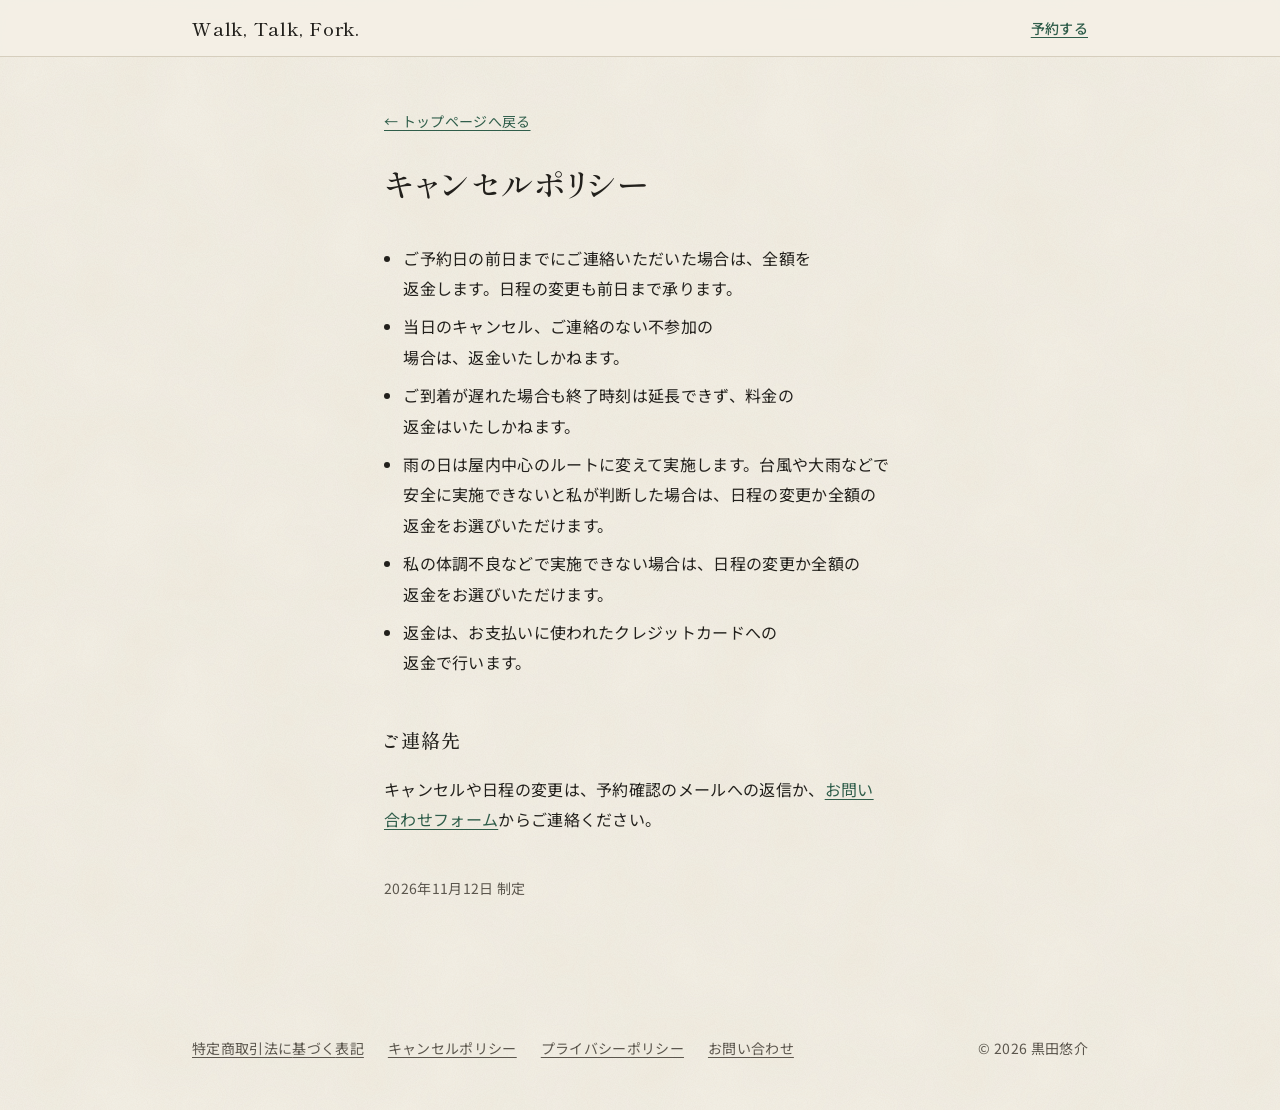
<file: cancel.html>
<!doctype html>
<html lang="ja">
<head>
<meta charset="utf-8">
<meta name="viewport" content="width=device-width, initial-scale=1">
<meta name="color-scheme" content="only light">
<meta name="theme-color" content="#F4F0E6">
<title>キャンセルポリシー｜Walk, Talk, Fork.</title>
<meta name="robots" content="noindex">
<meta name="description" content="Walk, Talk, Fork. のキャンセルと返金の決まりです。前日までにご連絡いただいた場合は、全額を返金します。">
<link rel="canonical" href="https://walktalkfork.github.io/cancel.html">
<meta property="og:title" content="キャンセルポリシー｜Walk, Talk, Fork.">
<meta property="og:description" content="Walk, Talk, Fork. のキャンセルと返金の決まりです。前日までにご連絡いただいた場合は、全額を返金します。">
<meta property="og:type" content="website">
<meta property="og:url" content="https://walktalkfork.github.io/cancel.html">
<meta property="og:image" content="https://walktalkfork.github.io/assets/ogp.jpg?v=5">
<meta property="og:image:width" content="1200">
<meta property="og:image:height" content="630">
<meta property="og:locale" content="ja_JP">
<meta name="twitter:card" content="summary_large_image">
<link rel="icon" href="assets/favicon.svg" type="image/svg+xml">
<link rel="apple-touch-icon" href="assets/apple-touch-icon.png">
<link rel="preconnect" href="https://fonts.googleapis.com">
<link rel="preconnect" href="https://fonts.gstatic.com" crossorigin>
<link href="https://fonts.googleapis.com/css2?family=Noto+Sans+JP:wght@400;500&family=Shippori+Mincho:wght@500&display=swap" rel="stylesheet">
<link rel="stylesheet" href="assets/style.css?v=56">
<script data-goatcounter="https://walktalkfork.goatcounter.com/count" async src="assets/count.js"></script>
</head>
<body>
<header class="site-header">
  <div class="wrap">
    <a class="site-name" href="./" lang="en">Walk, Talk, Fork.</a>
    <a class="header-cta" href="https://calendar.app.google/J7niy7XXtRiKJ6Gh8" target="_blank" rel="noopener" data-goatcounter-click="reserve/header-cancel" data-goatcounter-title="予約（キャンセルポリシーのヘッダー）">予約する</a>
  </div>
</header>
<main class="legal">
  <div class="wrap narrow">
    <a class="back" href="./">← トップページへ<wbr>戻る</a>
    <h1>キャンセルポリシー</h1>
    <ul>
      <li>ご予約日の<wbr>前日までに<wbr>ご連絡いただいた<wbr>場合は、<wbr>全額を<wbr>返金します。<wbr>日程の<wbr>変更も<wbr>前日まで<wbr>承ります。</li>
      <li>当日の<wbr>キャンセル、<wbr>ご連絡の<wbr>ない<wbr>不参加の<wbr>場合は、<wbr>返金いたしかねます。</li>
      <li>ご到着が<wbr>遅れた<wbr>場合も<wbr>終了時刻は<wbr>延長できず、<wbr>料金の<wbr>返金は<wbr>いたしかねます。</li>
      <li>雨の<wbr>日は<wbr>屋内中心の<wbr>ルートに<wbr>変えて<wbr>実施します。<wbr>台風や<wbr>大雨などで<wbr>安全に<wbr>実施できないと<wbr>私が<wbr>判断した<wbr>場合は、<wbr>日程の<wbr>変更か<wbr>全額の<wbr>返金を<wbr>お選びいただけます。</li>
      <li>私の<wbr>体調不良などで<wbr>実施できない<wbr>場合は、<wbr>日程の<wbr>変更か<wbr>全額の<wbr>返金を<wbr>お選びいただけます。</li>
      <li>返金は、<wbr>お支払いに<wbr>使われた<wbr>クレジットカードへの<wbr>返金で<wbr>行います。</li>
    </ul>
    <h2>ご連絡先</h2>
    <p>キャンセルや<wbr>日程の<wbr>変更は、<wbr>予約確認の<wbr>メールへの<wbr>返信か、<a href="https://tr.ee/GYmngvnvQG" target="_blank" rel="noopener">お問い<wbr>合わせフォーム</a>から<wbr>ご連絡ください。</p>
    <p class="updated">2026年11月12日 制定</p>
  </div>
</main>
<footer class="site-footer">
  <div class="wrap">
    <ul>
      <li><a href="tokushoho.html">特定商取引法に<wbr>基づく<wbr>表記</a></li>
      <li><a href="cancel.html">キャンセルポリシー</a></li>
      <li><a href="privacy.html">プライバシーポリシー</a></li>
      <li><a href="https://tr.ee/GYmngvnvQG" target="_blank" rel="noopener">お問い<wbr>合わせ</a></li>
    </ul>
    <p>© 2026 黒田悠介</p>
  </div>
</footer>
</body>
</html>
</file>
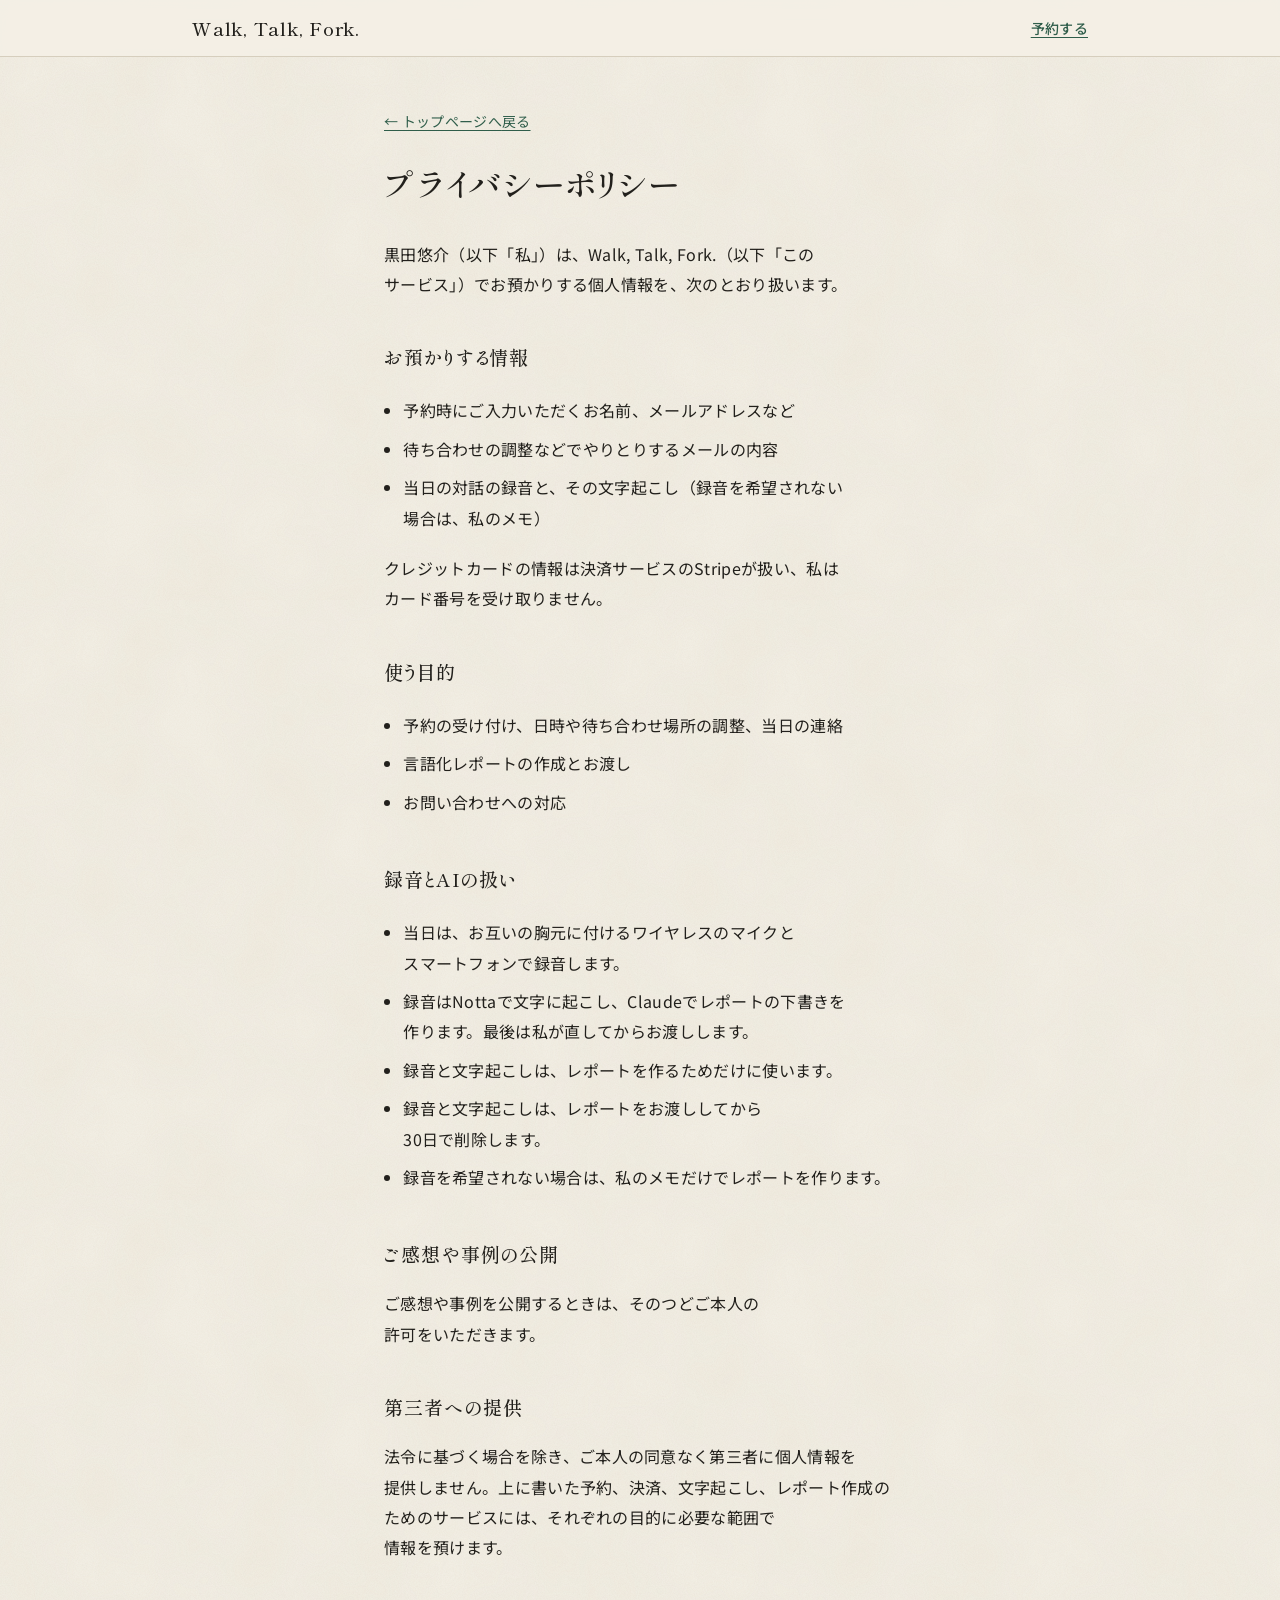
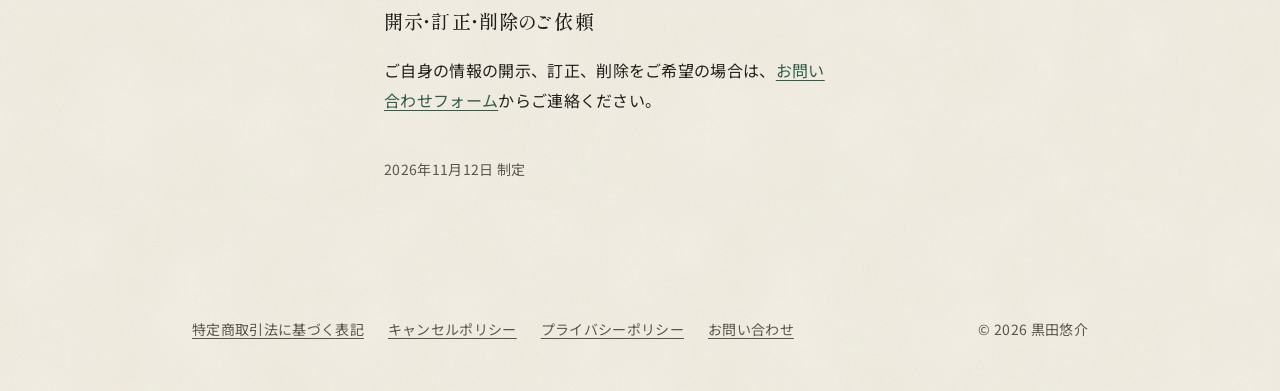
<file: privacy.html>
<!doctype html>
<html lang="ja">
<head>
<meta charset="utf-8">
<meta name="viewport" content="width=device-width, initial-scale=1">
<meta name="color-scheme" content="only light">
<meta name="theme-color" content="#F4F0E6">
<title>プライバシーポリシー｜Walk, Talk, Fork.</title>
<meta name="robots" content="noindex">
<meta name="description" content="Walk, Talk, Fork. でお預かりする個人情報の扱いです。当日の録音と文字起こしは、レポートをお渡ししてから30日で削除します。">
<link rel="canonical" href="https://walktalkfork.github.io/privacy.html">
<meta property="og:title" content="プライバシーポリシー｜Walk, Talk, Fork.">
<meta property="og:description" content="Walk, Talk, Fork. でお預かりする個人情報の扱いです。当日の録音と文字起こしは、レポートをお渡ししてから30日で削除します。">
<meta property="og:type" content="website">
<meta property="og:url" content="https://walktalkfork.github.io/privacy.html">
<meta property="og:image" content="https://walktalkfork.github.io/assets/ogp.jpg?v=5">
<meta property="og:image:width" content="1200">
<meta property="og:image:height" content="630">
<meta property="og:locale" content="ja_JP">
<meta name="twitter:card" content="summary_large_image">
<link rel="icon" href="assets/favicon.svg" type="image/svg+xml">
<link rel="apple-touch-icon" href="assets/apple-touch-icon.png">
<link rel="preconnect" href="https://fonts.googleapis.com">
<link rel="preconnect" href="https://fonts.gstatic.com" crossorigin>
<link href="https://fonts.googleapis.com/css2?family=Noto+Sans+JP:wght@400;500&family=Shippori+Mincho:wght@500&display=swap" rel="stylesheet">
<link rel="stylesheet" href="assets/style.css?v=56">
<script data-goatcounter="https://walktalkfork.goatcounter.com/count" async src="assets/count.js"></script>
</head>
<body>
<header class="site-header">
  <div class="wrap">
    <a class="site-name" href="./" lang="en">Walk, Talk, Fork.</a>
    <a class="header-cta" href="https://calendar.app.google/J7niy7XXtRiKJ6Gh8" target="_blank" rel="noopener" data-goatcounter-click="reserve/header-privacy" data-goatcounter-title="予約（プライバシーポリシーのヘッダー）">予約する</a>
  </div>
</header>
<main class="legal">
  <div class="wrap narrow">
    <a class="back" href="./">← トップページへ<wbr>戻る</a>
    <h1>プライバシーポリシー</h1>
    <p>黒田悠介<wbr>（以下<wbr>「私」）は、<span lang="en">Walk, Talk, Fork.</span>（以下<wbr>「この<wbr>サービス」）で<wbr>お預かりする<wbr>個人情報を、<wbr>次の<wbr>とおり扱います。</p>

    <h2>お預かりする<wbr>情報</h2>
    <ul>
      <li>予約時に<wbr>ご入力いただく<wbr>お名前、<wbr>メールアドレスなど</li>
      <li>待ち合わせの<wbr>調整などで<wbr>やりとりする<wbr>メールの<wbr>内容</li>
      <li>当日の<wbr>対話の<wbr>録音と、<wbr>その<wbr>文字起こし<wbr>（録音を<wbr>希望されない<wbr>場合は、<wbr>私の<wbr>メモ）</li>
    </ul>
    <p>クレジットカードの<wbr>情報は<wbr>決済サービスの<wbr>Stripeが<wbr>扱い、<wbr>私は<wbr>カード番号を<wbr>受け取りません。</p>

    <h2>使う<wbr>目的</h2>
    <ul>
      <li>予約の<wbr>受け付け、<wbr>日時や<wbr>待ち合わせ場所の<wbr>調整、<wbr>当日の<wbr>連絡</li>
      <li>言語化レポートの<wbr>作成とお渡し</li>
      <li>お問い<wbr>合わせへの<wbr>対応</li>
    </ul>

    <h2>録音と<wbr>AIの<wbr>扱い</h2>
    <ul>
      <li>当日は、<wbr>お互いの<wbr>胸元に<wbr>付ける<wbr>ワイヤレスの<wbr>マイクと<wbr>スマートフォンで<wbr>録音します。</li>
      <li>録音は<wbr>Nottaで<wbr>文字に<wbr>起こし、<wbr>Claudeで<wbr>レポートの<wbr>下書きを<wbr>作ります。<wbr>最後は<wbr>私が<wbr>直してから<wbr>お渡しします。</li>
      <li>録音と<wbr>文字起こしは、<wbr>レポートを<wbr>作る<wbr>ためだけに<wbr>使います。</li>
      <li>録音と<wbr>文字起こしは、<wbr>レポートを<wbr>お渡ししてから<wbr>30日で<wbr>削除します。</li>
      <li>録音を<wbr>希望されない<wbr>場合は、<wbr>私の<wbr>メモだけで<wbr>レポートを<wbr>作ります。</li>
    </ul>

    <h2>ご感想や<wbr>事例の<wbr>公開</h2>
    <p>ご感想や<wbr>事例を<wbr>公開する<wbr>ときは、<wbr>そのつどご本人の<wbr>許可を<wbr>いただきます。</p>

    <h2>第三者への<wbr>提供</h2>
    <p>法令に<wbr>基づく<wbr>場合を<wbr>除き、<wbr>ご本人の<wbr>同意なく<wbr>第三者に<wbr>個人情報を<wbr>提供しません。<wbr>上に<wbr>書いた<wbr>予約、<wbr>決済、<wbr>文字起こし、<wbr>レポート作成の<wbr>ための<wbr>サービスには、<wbr>それぞれの<wbr>目的に<wbr>必要な<wbr>範囲で<wbr>情報を<wbr>預けます。</p>

    <h2>開示・訂正・削除の<wbr>ご依頼</h2>
    <p>ご自身の<wbr>情報の<wbr>開示、<wbr>訂正、<wbr>削除を<wbr>ご希望の<wbr>場合は、<a href="https://tr.ee/GYmngvnvQG" target="_blank" rel="noopener">お問い<wbr>合わせフォーム</a>から<wbr>ご連絡ください。</p>

    <p class="updated">2026年11月12日 制定</p>
  </div>
</main>
<footer class="site-footer">
  <div class="wrap">
    <ul>
      <li><a href="tokushoho.html">特定商取引法に<wbr>基づく<wbr>表記</a></li>
      <li><a href="cancel.html">キャンセルポリシー</a></li>
      <li><a href="privacy.html">プライバシーポリシー</a></li>
      <li><a href="https://tr.ee/GYmngvnvQG" target="_blank" rel="noopener">お問い<wbr>合わせ</a></li>
    </ul>
    <p>© 2026 黒田悠介</p>
  </div>
</footer>
</body>
</html>
</file>
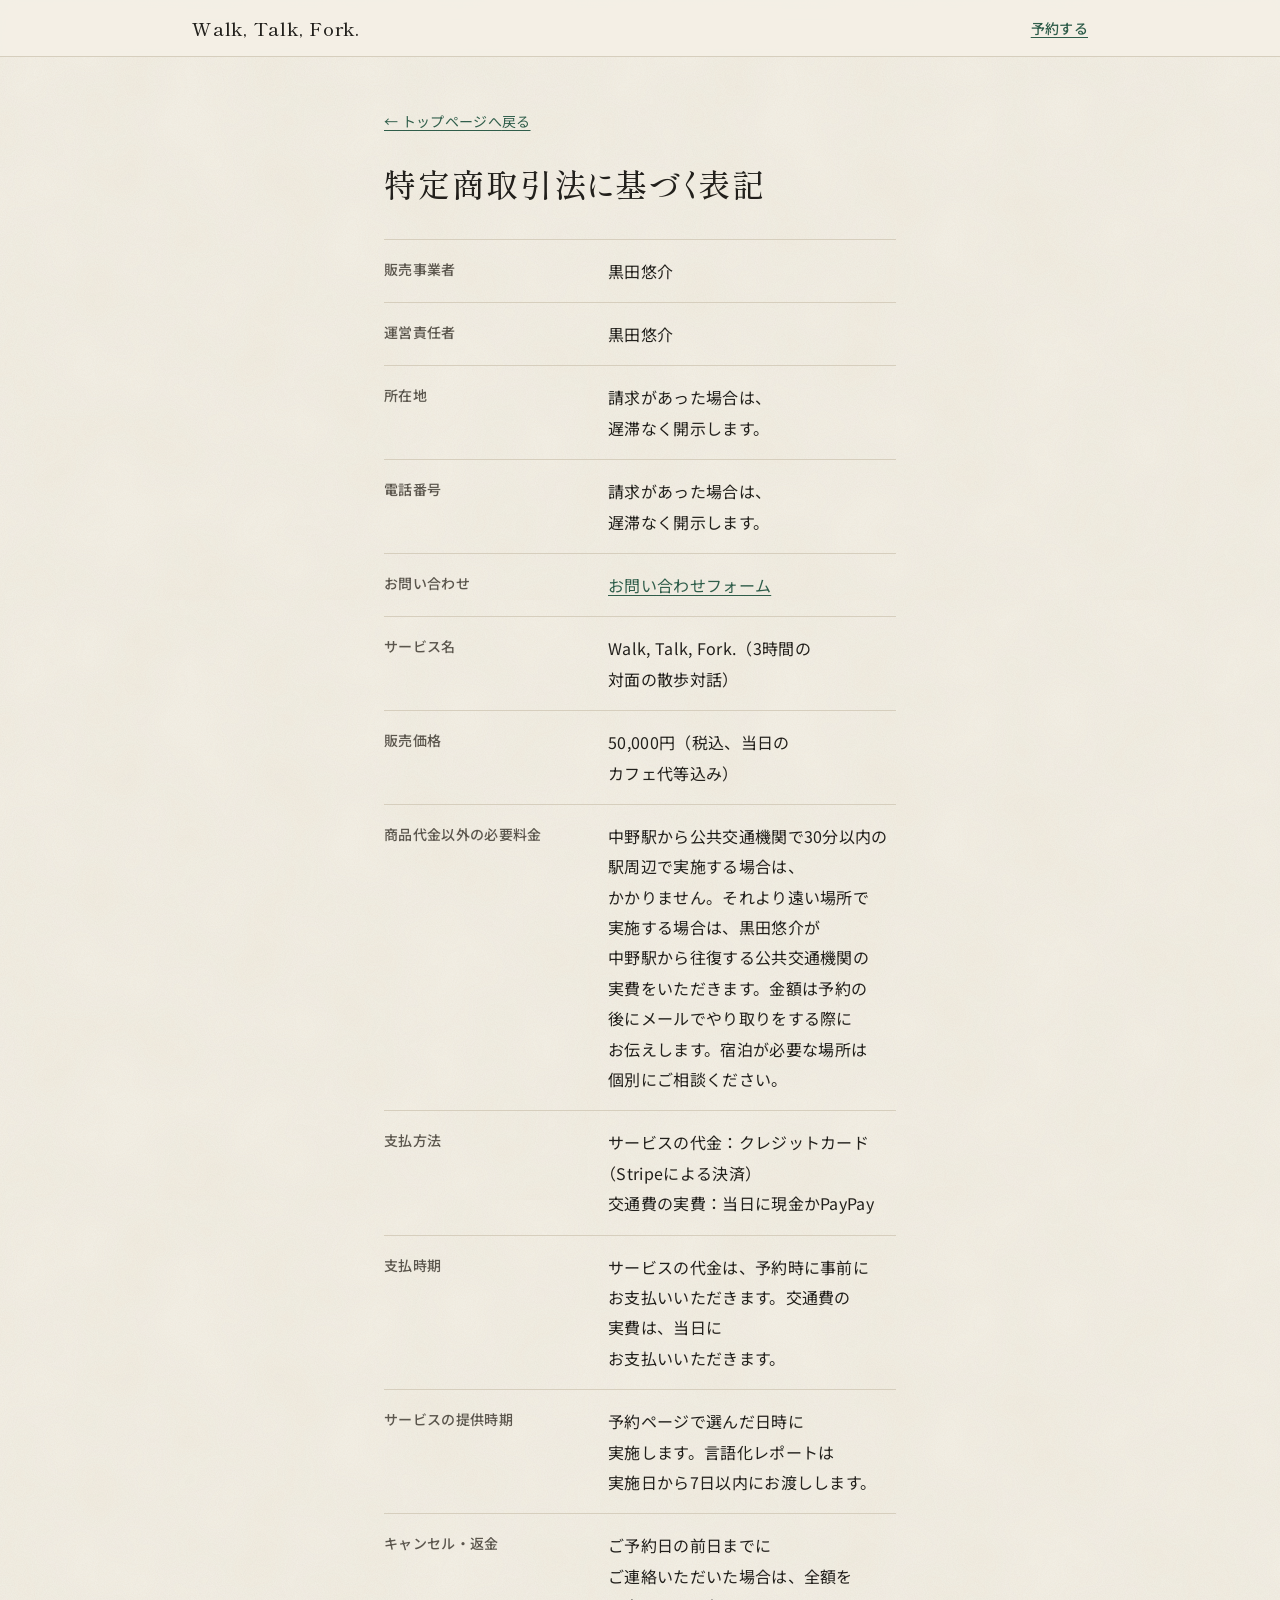
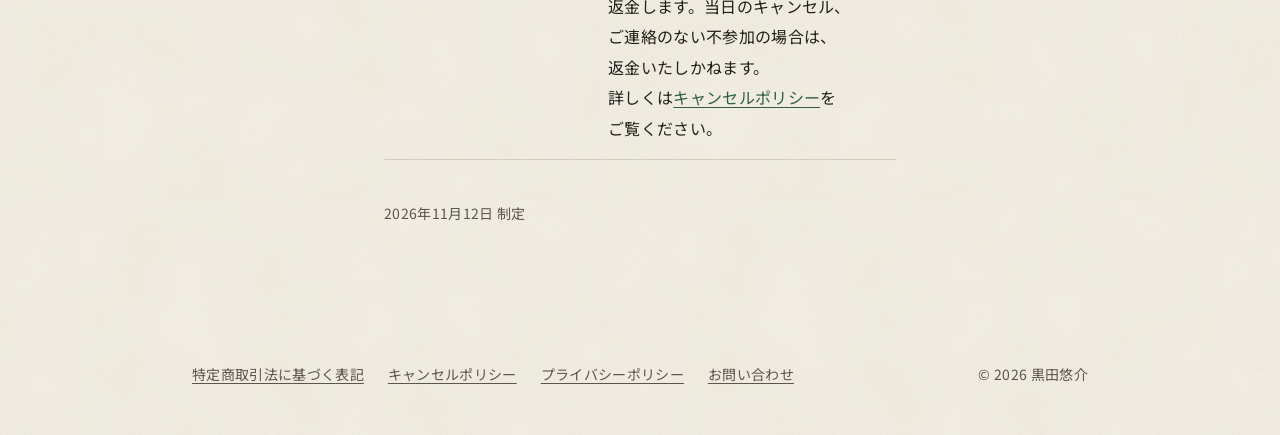
<file: tokushoho.html>
<!doctype html>
<html lang="ja">
<head>
<meta charset="utf-8">
<meta name="viewport" content="width=device-width, initial-scale=1">
<meta name="color-scheme" content="only light">
<meta name="theme-color" content="#F4F0E6">
<title>特定商取引法に基づく表記｜Walk, Talk, Fork.</title>
<meta name="robots" content="noindex">
<meta name="description" content="Walk, Talk, Fork. の特定商取引法に基づく表記です。販売事業者、料金、支払い方法、キャンセルと返金について載せています。">
<link rel="canonical" href="https://walktalkfork.github.io/tokushoho.html">
<meta property="og:title" content="特定商取引法に基づく表記｜Walk, Talk, Fork.">
<meta property="og:description" content="Walk, Talk, Fork. の特定商取引法に基づく表記です。販売事業者、料金、支払い方法、キャンセルと返金について載せています。">
<meta property="og:type" content="website">
<meta property="og:url" content="https://walktalkfork.github.io/tokushoho.html">
<meta property="og:image" content="https://walktalkfork.github.io/assets/ogp.jpg?v=5">
<meta property="og:image:width" content="1200">
<meta property="og:image:height" content="630">
<meta property="og:locale" content="ja_JP">
<meta name="twitter:card" content="summary_large_image">
<link rel="icon" href="assets/favicon.svg" type="image/svg+xml">
<link rel="apple-touch-icon" href="assets/apple-touch-icon.png">
<link rel="preconnect" href="https://fonts.googleapis.com">
<link rel="preconnect" href="https://fonts.gstatic.com" crossorigin>
<link href="https://fonts.googleapis.com/css2?family=Noto+Sans+JP:wght@400;500&family=Shippori+Mincho:wght@500&display=swap" rel="stylesheet">
<link rel="stylesheet" href="assets/style.css?v=56">
<script data-goatcounter="https://walktalkfork.goatcounter.com/count" async src="assets/count.js"></script>
</head>
<body>
<header class="site-header">
  <div class="wrap">
    <a class="site-name" href="./" lang="en">Walk, Talk, Fork.</a>
    <a class="header-cta" href="https://calendar.app.google/J7niy7XXtRiKJ6Gh8" target="_blank" rel="noopener" data-goatcounter-click="reserve/header-tokushoho" data-goatcounter-title="予約（特商法のヘッダー）">予約する</a>
  </div>
</header>
<main class="legal">
  <div class="wrap narrow">
    <a class="back" href="./">← トップページへ<wbr>戻る</a>
    <h1>特定商取引法に<wbr>基づく<wbr>表記</h1>
    <dl>
      <div><dt>販売事業者</dt><dd>黒田悠介</dd></div>
      <div><dt>運営責任者</dt><dd>黒田悠介</dd></div>
      <div><dt>所在地</dt><dd>請求が<wbr>あった<wbr>場合は、<wbr>遅滞なく<wbr>開示します。</dd></div>
      <div><dt>電話番号</dt><dd>請求が<wbr>あった<wbr>場合は、<wbr>遅滞なく<wbr>開示します。</dd></div>
      <div><dt>お問い<wbr>合わせ</dt><dd><a href="https://tr.ee/GYmngvnvQG" target="_blank" rel="noopener">お問い<wbr>合わせフォーム</a></dd></div>
      <div><dt>サービス名</dt><dd><span lang="en">Walk, Talk, Fork.</span>（3時間の<wbr>対面の<wbr>散歩対話）</dd></div>
      <div><dt>販売価格</dt><dd>50,000円<wbr>（税込、<wbr>当日の<wbr>カフェ代等込み）</dd></div>
      <div><dt>商品代金以外の<wbr>必要料金</dt><dd>中野駅から<wbr>公共交通機関で<wbr>30分以内の<wbr>駅周辺で<wbr>実施する<wbr>場合は、<wbr>かかりません。<wbr>それより<wbr>遠い<wbr>場所で<wbr>実施する<wbr>場合は、<wbr>黒田悠介が<wbr>中野駅から<wbr>往復する<wbr>公共交通機関の<wbr>実費を<wbr>いただきます。<wbr>金額は<wbr>予約の<wbr>後に<wbr>メールで<wbr>やり取りを<wbr>する<wbr>際に<wbr>お伝えします。<wbr>宿泊が<wbr>必要な<wbr>場所は<wbr>個別に<wbr>ご相談ください。</dd></div>
      <div><dt>支払方法</dt><dd>サービスの<wbr>代金：クレジットカード<wbr>（Stripeに<wbr>よる<wbr>決済）<br>交通費の<wbr>実費：当日に<wbr>現金か<wbr>PayPay</dd></div>
      <div><dt>支払時期</dt><dd>サービスの<wbr>代金は、<wbr>予約時に<wbr>事前に<wbr>お支払いいただきます。<wbr>交通費の<wbr>実費は、<wbr>当日に<wbr>お支払いいただきます。</dd></div>
      <div><dt>サービスの<wbr>提供時期</dt><dd>予約ページで<wbr>選んだ<wbr>日時に<wbr>実施します。<wbr>言語化レポートは<wbr>実施日から<wbr>7日以内に<wbr>お渡しします。</dd></div>
      <div><dt>キャンセル・返金</dt><dd>ご予約日の<wbr>前日までに<wbr>ご連絡いただいた<wbr>場合は、<wbr>全額を<wbr>返金します。<wbr>当日の<wbr>キャンセル、<wbr>ご連絡の<wbr>ない<wbr>不参加の<wbr>場合は、<wbr>返金いたしかねます。<wbr>詳しくは<a href="cancel.html">キャンセルポリシー</a>を<wbr>ご覧ください。</dd></div>
    </dl>
    <p class="updated">2026年11月12日 制定</p>
  </div>
</main>
<footer class="site-footer">
  <div class="wrap">
    <ul>
      <li><a href="tokushoho.html">特定商取引法に<wbr>基づく<wbr>表記</a></li>
      <li><a href="cancel.html">キャンセルポリシー</a></li>
      <li><a href="privacy.html">プライバシーポリシー</a></li>
      <li><a href="https://tr.ee/GYmngvnvQG" target="_blank" rel="noopener">お問い<wbr>合わせ</a></li>
    </ul>
    <p>© 2026 黒田悠介</p>
  </div>
</footer>
</body>
</html>
</file>
<file: assets/style.css>
:root {
  /* 色：紙と地図（生成りの紙・墨・深い緑） */
  --paper: #F4F0E6;
  --paper-deep: #EAE4D6;
  --ink: #22201C;
  --ink-soft: #5B564D;
  --line: #D6CEBD;
  --line-strong: #928C80;   /* 線を一段濃くするとき（--line に墨を38%混ぜた色。切符の切り取り線を、予約ボタンに触れたときに濃くする） */
  --green: #2F5D4A;
  --green-dark: #234838;
  --white: #FFFDF8;
  /* 地図のイラストの水彩 */
  --wash-1: #C9D8CF; --wash-3: #D9E2D6; --map-park: #B9CFBC; --map-water: #C3D5D6; --map-block: #CFC7B6;
  --on-photo: #FFFDF8;
  /* 緑の帯の上の小さな注意書き（生成りを少し透かす。地の緑との差は 4.5:1 以上。2回目の見本 c2） */
  --on-green-soft: rgba(255, 253, 248, .88);
  /* 緑の帯の上の細い区切り線（index.html のフッターの上の線） */
  --on-green-line: rgba(255, 253, 248, .22);
  /* モデルルートの絵を手帳に貼った写真のように見せる（見本 t4）：写真の白い縁、紙に置いた影、
     地図の水彩（--wash-1・--map-block）を半透明にしたマスキングテープと、その上のかすかな光沢 */
  --photo-edge: #FFFFFF;
  --shadow-page: 0 1px 0 rgba(34, 32, 28, .04), 0 10px 28px rgba(34, 32, 28, .07);
  --shadow-photo: 0 1px 1px rgba(34, 32, 28, .08), 0 3px 6px -2px rgba(34, 32, 28, .14), 0 14px 22px -14px rgba(34, 32, 28, .38);
  --tape-green: rgba(201, 216, 207, .78);
  --tape-sand: rgba(207, 199, 182, .82);
  --tape-sheen: linear-gradient(90deg, rgba(255, 255, 255, .22), rgba(255, 255, 255, 0) 35%, rgba(255, 255, 255, .14) 70%, rgba(255, 255, 255, 0));
  /* 言語化レポートの見本（見本 c1）：机に置いた紙の影 */
  --shadow-sheet: 0 1px 2px rgba(34, 32, 28, .06), 0 14px 36px rgba(34, 32, 28, .10);
  /* 写真の上と緑の帯の上のボタンをキーボードで選んだとき、白い枠のまわりに置く墨の縁（見本 b4）。明るい所でも暗い所でも枠が見える */
  --focus-halo: rgba(22, 20, 16, .62);
  /* 文字 */
  --mincho: "Shippori Mincho", "Hiragino Mincho ProN", "Yu Mincho", serif;
  /* 明朝の見出し用：かなと約物だけ palt の入った切り出し（下の @font-face）を使い、漢字は Shippori Mincho のまま */
  --mincho-palt: "Shippori Kana", var(--mincho);
  --gothic: "Noto Sans JP", "Hiragino Sans", "Hiragino Kaku Gothic ProN", "Yu Gothic", sans-serif;
  --measure: 36em;
  /* 文字の大きさ（6段。2回目の見本 t1）：注・本文・中・大・見出しの5つの名前と、役目ごとに大きさを決める「表示」。
     注＝出典・時刻・注意書き・補足・肩書き・フッター、本文＝本文・ボタン、中＝h3・h4・明朝の一覧・問いの例・ヘッダーの名前、
     大＝名前・サブタイトル・小さめの見出し、見出し＝節の h2。
     表示（TOPの名前・数字、金額、3つの動詞、プロフィールの数字、こんなときにの吹き出し、最後の予約欄の見出し、フッターの名前）と、数字に添える単位・判子の字は、それぞれの役目の大きさのまま */
  --fs-note: 14px;
  --fs-body: 16px;
  --fs-sub: 19px;
  --fs-large: 26px;
  --fs-h2: clamp(26px, 6vw, 36px);
  /* 余白（4pxの刻み） */
  --space-1: 4px; --space-2: 8px; --space-3: 12px; --space-4: 16px; --space-5: 20px;
  --space-6: 24px; --space-8: 32px; --space-10: 40px; --space-12: 48px; --space-14: 56px;
  --space-16: 64px; --space-18: 72px; --space-20: 80px; --space-26: 104px;
  /* 角丸（大きさで決める）：札 6・ボタン 8・カードと箱 12 */
  --radius-sm: 4px; --radius-tag: 6px; --radius-md: 8px; --radius-card: 12px;
  --header-h: 56px;
}

/* Google Fonts の Shippori Mincho には横書きの字詰め（palt）が入っていないので、
   元のフォントからかな・約物・全角の記号だけを切り出して置く（tools/make_kana_font.py。ライセンスは assets/fonts/OFL.txt） */
@font-face {
  font-family: "Shippori Kana";
  font-style: normal;
  font-weight: 500;
  font-display: swap;
  src: url("fonts/shippori-kana.woff2") format("woff2");
  unicode-range: U+2015, U+2025-2026, U+3000-3003, U+3005-3015, U+301C-301D, U+301F, U+3033-3035, U+303B, U+303D, U+3041-3096, U+3099-309E, U+30A1-30FE, U+FF01, U+FF03-FF06, U+FF08-FF0F, U+FF1A-FF1B, U+FF1D, U+FF1F, U+FF3B-FF3D, U+FF5B, U+FF5D-FF5E;
}

*, *::before, *::after { box-sizing: border-box; }

html { -webkit-text-size-adjust: 100%; scroll-behavior: smooth; scroll-padding-top: var(--header-h); }
@media (prefers-reduced-motion: reduce) { html { scroll-behavior: auto; } }

body {
  margin: 0;
  background: var(--paper);
  /* 紙の質感：細かいざらつきと、ゆるいむらの2層 */
  background-image: url("data:image/svg+xml,%3Csvg xmlns='http://www.w3.org/2000/svg' width='220' height='220'%3E%3Cfilter id='n'%3E%3CfeTurbulence type='fractalNoise' baseFrequency='.9' numOctaves='3' stitchTiles='stitch'/%3E%3CfeColorMatrix values='0 0 0 0 .35  0 0 0 0 .30  0 0 0 0 .22  0 0 0 .09 0'/%3E%3C/filter%3E%3Crect width='100%25' height='100%25' filter='url(%23n)'/%3E%3C/svg%3E"), url("data:image/svg+xml,%3Csvg xmlns='http://www.w3.org/2000/svg' width='600' height='600'%3E%3Cfilter id='m'%3E%3CfeTurbulence type='fractalNoise' baseFrequency='.012' numOctaves='3' stitchTiles='stitch'/%3E%3CfeColorMatrix values='0 0 0 0 .55  0 0 0 0 .48  0 0 0 0 .36  0 0 0 .10 -.02'/%3E%3C/filter%3E%3Crect width='100%25' height='100%25' filter='url(%23m)'/%3E%3C/svg%3E");
  background-size: 220px 220px, 600px 600px;
  color: var(--ink);
  font-family: var(--gothic);
  font-size: var(--fs-body);
  line-height: 1.9;
  letter-spacing: 0.02em;
  line-break: strict;
  overflow-wrap: anywhere;
  /* 文節の切れ目（<wbr>）でだけ改行する。<wbr> は tools/phrase.py が BudouX で入れる */
  word-break: keep-all;
}
@supports (text-autospace: normal) { body { text-autospace: normal; } }
h1, h2, h3, summary { text-wrap: balance; }
.hero h1 { text-wrap: wrap; }
p, li, dd, td { text-wrap: pretty; }

img { max-width: 100%; height: auto; display: block; }

a { color: var(--green); text-underline-offset: 0.2em; }
a:hover { color: var(--green-dark); }

:focus-visible { outline: 2px solid var(--green); outline-offset: 3px; border-radius: var(--radius-sm); }

.wrap { width: 100%; max-width: 960px; margin: 0 auto; padding: 0 var(--space-4); }
@media (min-width: 640px) { .wrap { padding: 0 var(--space-8); } }

.narrow { max-width: var(--measure); }

/* 横に並べる組み方：PCでは本文の横に関係のある要素を置き、右側を空けない */
.split { display: grid; gap: var(--space-10); align-items: start; }
@media (min-width: 900px) { .split { grid-template-columns: minmax(0, 1fr) minmax(0, 1fr); gap: var(--space-14); } }
.split > * { min-width: 0; }

/* ヘッダー：どの画面幅でも上に固定し、後ろを少し透かす */
.site-header {
  position: sticky; top: 0; z-index: 20;
  background: var(--paper);
  border-bottom: 1px solid var(--line);
}
@supports ((-webkit-backdrop-filter: blur(1px)) or (backdrop-filter: blur(1px))) {
  .site-header {
    background: rgba(244, 240, 230, 0.88);
    -webkit-backdrop-filter: saturate(140%) blur(8px);
    backdrop-filter: saturate(140%) blur(8px);
  }
}
.site-header .wrap { display: flex; align-items: center; justify-content: space-between; height: var(--header-h); }
.site-name { font-family: var(--mincho); font-weight: 500; font-size: var(--fs-sub); color: var(--ink); text-decoration: none; letter-spacing: 0.04em; white-space: nowrap; }
/* 指で押せる範囲を高さ44px以上にする。見た目は文字のリンクのまま（見本 b4 の案A）。予約するは左右にも余白を足し、右の端は負の余白で文字の位置を保つ */
.site-name { display: inline-flex; align-items: center; min-height: 44px; }
.header-cta { display: inline-flex; align-items: center; min-height: 44px; padding: 0 var(--space-3); margin-right: calc(-1 * var(--space-3)); font-size: var(--fs-note); font-weight: 500; white-space: nowrap; }

/* ボタン：どの幅でも文字を2行に割らない */
.btn {
  display: inline-flex; align-items: center; justify-content: center; gap: var(--space-2);
  min-height: 52px; padding: 0 var(--space-6);
  background: var(--green); color: var(--white);
  border: none; border-radius: var(--radius-md);
  font-family: var(--gothic); font-size: var(--fs-body); font-weight: 500; letter-spacing: 0.06em;
  text-decoration: none; white-space: nowrap;
  transition: background-color 150ms ease;
}
.btn:hover { background: var(--green-dark); color: var(--white); }
.btn svg { flex: none; }
/* Chrome は white-space: nowrap でも <wbr> で改行するので、ボタンと札の中の <wbr>（tools/phrase.py が入れる）は効かなくする */
.btn wbr, .header-cta wbr, .report-more-btn wbr, .hero-guide-who wbr { display: none; }

/* ファーストビュー：写真を全面に敷き、左の空いた地面の上に名前を重ねる */
.hero-photo { position: relative; min-height: min(86vh, 760px); display: flex; align-items: flex-end; overflow: hidden; background: var(--paper-deep); }
.hero-photo img { position: absolute; inset: 0; width: 100%; height: 100%; object-fit: cover; object-position: 62% 60%; }
.hero-photo::after { content: ""; position: absolute; inset: 0; background: linear-gradient(90deg, rgba(22, 20, 16, .42) 0%, rgba(22, 20, 16, .18) 55%, rgba(22, 20, 16, 0) 75%); }
.hero-over { position: relative; z-index: 1; width: 100%; padding-block: var(--space-12); color: var(--on-photo); }
.hero-over .btn { margin-top: var(--space-6); background: var(--white); color: var(--green-dark); box-shadow: 0 2px 10px rgba(22, 20, 16, .25); }
.hero-over .btn:hover { background: var(--paper); color: var(--green-dark); }
.hero-over .btn:focus-visible { outline: 2px solid var(--white); outline-offset: 3px; box-shadow: 0 2px 10px rgba(22, 20, 16, .25), 0 0 0 7px var(--focus-halo); }
@media (max-width: 640px) {
  .hero-photo { min-height: 72vh; }
  .hero-photo img { object-position: 70% 60%; }
  .hero-photo::after { background: linear-gradient(0deg, rgba(22, 20, 16, .55) 0%, rgba(22, 20, 16, .1) 60%, rgba(22, 20, 16, 0) 100%); }
}
.hero-rest { padding-block: var(--space-10) var(--space-16); }
@media (min-width: 768px) { .hero-rest { padding-block: var(--space-12) var(--space-20); } }
.hero h1 {
  margin: 0; font-family: var(--mincho); font-weight: 500;
  font-size: clamp(44px, 11vw, 88px); line-height: 1.1; letter-spacing: 0.01em;
}
/* 名前の3語は1つずつ動かせるよう inline-block にしておく（止まっているときの見た目は同じ。見本 m3）。
   h1 にはサブタイトル（.hero-sub）も入っているので、名前の動きと形は .hero-name の中の3語だけにかける（2026-11-15 散歩対話の見本 k14） */
.hero-name > span { display: inline-block; }
.hero-sub { display: block; margin: var(--space-4) 0 0; font-family: var(--mincho); font-size: clamp(20px, 4.8vw, var(--fs-large)); line-height: 1.6; font-weight: 500; text-wrap: pretty; }
.hero-lead { margin: 0; max-width: 30em; font-size: var(--fs-body); }
.hero-facts { display: grid; grid-template-columns: repeat(3, auto); justify-content: start; align-self: center; }
.hero-facts > div { padding: 0 var(--space-6); border-left: 1px solid var(--line); white-space: nowrap; }
.hero-facts > div:first-child { padding-left: 0; border-left: 0; }
.hero-facts .big { font-family: var(--mincho); font-weight: 500; font-size: clamp(44px, 5.4vw, 64px); line-height: 1; font-variant-numeric: tabular-nums; }
.hero-facts .unit { font-family: var(--mincho); font-weight: 500; font-size: 20px; margin-left: var(--space-1); }
.hero-facts .mid { margin: 0 var(--space-2); }
.hero-facts .fig { display: block; }
/* 数字と単位を1つの箱（.fig）で包み、箱の字の大きさを数字にそろえてから、上下を書体の寸法で切りそろえる（2回目の見本 t2）。
   対応しないブラウザでは .fig は大きさを持たない箱なので、今と同じ */
@supports (text-box: trim-both cap alphabetic) {
  .hero-facts .fig { font-family: var(--mincho); font-weight: 500; font-size: clamp(44px, 5.4vw, 64px); line-height: 1; text-box: trim-both cap alphabetic; }
  .hero-facts .fig .big { font-size: 1em; }
  @media (max-width: 520px) { .hero-facts .fig { font-size: 44px; } }
  @media (max-width: 359px) { .hero-facts .fig { font-size: 38px; } }
}
.hero-facts .cap { display: block; margin-top: var(--space-3); font-size: var(--fs-note); color: var(--ink-soft); white-space: nowrap; }
/* 説明の文の下に、顔の丸と「一緒に歩くのは、キャリア研究家の黒田悠介です」。全体が「ともに歩くひと」へのリンク（2回目の見本 c1 の「顔あり」）。
   肩書きは「キャリア研究家」だけにしている */
.hero-guide {
  display: flex; align-items: center; gap: var(--space-3); width: fit-content; max-width: 100%;
  margin-top: var(--space-6); color: var(--ink); text-decoration: none; font-size: var(--fs-body); line-height: 1.7;
}
.hero-guide:hover { color: var(--ink); }
.hero-guide-face { flex: none; width: 52px; height: 52px; border-radius: 50%; overflow: hidden; background: var(--paper-deep); box-shadow: 0 0 0 1px var(--line); }
.hero-guide-face img { width: 100%; height: 100%; }
/* 「黒田悠介です」は途中で改行しない（狭い画面では、まとめて次の行に送る） */
.hero-guide-who { display: inline-block; white-space: nowrap; }
.hero-guide-name { font-family: var(--mincho); font-weight: 500; font-size: var(--fs-sub); letter-spacing: .04em; color: var(--green-dark); text-decoration: underline; text-decoration-thickness: 1px; text-underline-offset: .25em; }
/* 下向きの矢印は「です」のすぐ後ろに置く（文が2行になっても文から離れないように） */
.hero-guide svg { display: inline-block; vertical-align: -2px; margin-left: var(--space-1); color: var(--green); }
.hero-guide:hover .hero-guide-name { color: var(--green); text-decoration-thickness: 2px; }

/* セクション共通。節の間に線は引かず、地の色で区切る（2回目の見本 t1 の案A）：
   生成り（TOP・こんなときに・なぜ歩くのか・3時間の流れ）→ 濃い生成り（ともに歩くひと）→ 生成り（料金と約束）→ 淡い緑（言語化レポートの見本。2回目の見本 s2）
   → 濃い生成り（よくある質問）→ 緑（最後の予約） */
.section { padding: var(--space-18) 0; }
@media (min-width: 768px) { .section { padding: var(--space-26) 0; } }
.section h2 {
  margin: 0 0 var(--space-8); font-family: var(--mincho); font-weight: 500;
  font-size: var(--fs-h2); line-height: 1.5; letter-spacing: 0.04em;
}
.section h3 { font-family: var(--mincho); font-weight: 500; font-size: var(--fs-sub); line-height: 1.6; margin: 0 0 var(--space-2); }
.section p { margin: 0 0 1.2em; }
.section p:last-child { margin-bottom: 0; }

/* こんなときに：ファーストビューのすぐ下に3つ並べる */
.for-whom { padding-block: var(--space-14); }
.for-whom h2 { font-size: clamp(22px, 5vw, var(--fs-large)); margin-bottom: var(--space-6); }
.voices { list-style: none; margin: 0; padding: 0; display: grid; gap: var(--space-5); }
.voices li { position: relative; width: fit-content; max-width: 100%; padding: 22px 44px 32px 52px; font-family: var(--mincho); font-size: clamp(18px, 3.4vw, 24px); line-height: 1.6; }
.voices li svg { position: absolute; inset: 0; width: 100%; height: 100%; overflow: visible; pointer-events: none; }
.voices li svg path { fill: none; stroke: var(--green); stroke-width: 1.6; stroke-linejoin: round; vector-effect: non-scaling-stroke; }
.voices li span { position: relative; }
@media (min-width: 768px) {
  .voices li { white-space: nowrap; }
  .voices li:nth-child(2) { margin-left: 11%; }
  .voices li:nth-child(3) { margin-left: 22%; }
}
.section .voices-after { margin: var(--space-8) 0 0; color: var(--ink-soft); }

 


.section .flow-note { color: var(--ink-soft); font-size: var(--fs-body); margin: calc(-1 * var(--space-4)) 0 var(--space-6); }
/* 3時間の流れ：「歩く」「話す」「選ぶ」の3つの動詞を大きな明朝で置き、横に説明を添える */
/* 左に 0:00 から 3:00 までの細い時間の線を引き、各段の動詞の横に点を置く（見本 m2）。線は1本だけで、枝分かれはしない */
.verbs { --verb-size: clamp(40px, 9vw, 64px); position: relative; list-style: none; margin: 0 0 var(--space-10); padding: 0 0 0 var(--space-8); }
.verbs::before, .verbs::after { content: ""; position: absolute; top: 0; bottom: 0; pointer-events: none; }
.verbs::before { left: 6px; width: 1px; background: var(--line); }
.verbs::after { left: 5.5px; width: 2px; background: var(--green); transform-origin: 50% 0; }
.verbs li { display: grid; gap: var(--space-1) var(--space-8); padding: var(--space-6) 0; border-top: 1px solid var(--line); align-items: center; }
.verbs li:last-child { border-bottom: 1px solid var(--line); }
@media (min-width: 720px) { .verbs li { grid-template-columns: 260px 1fr; } }
.verbs .verb { position: relative; font-family: var(--mincho); font-weight: 500; font-size: var(--verb-size); line-height: 1.1; white-space: nowrap; }
.verbs .verb::before {
  content: ""; position: absolute; left: calc(-1 * var(--space-8) + 2px); top: calc(var(--verb-size) * .55 - 4.5px);
  width: 9px; height: 9px; border-radius: 50%; border: 1.5px solid var(--green); background: var(--green);
}
/* 動詞の右に、名前の Walk, Talk, Fork. の語を半分ほどの大きさで添えて対応を見せる（見本の案1） */
.verbs .en { display: inline-block; font-size: .5em; color: var(--green); margin-left: var(--space-3); letter-spacing: .02em; }
/* PCでは、大きな動詞と右の説明の上の端をそろえる。動詞を画面に止める（sticky）と説明とずれるのでやめた（2026-11-15 見本の案B） */
@media (min-width: 720px) {
  .verbs li { align-items: start; padding: var(--space-10) 0; }
  .verbs li > div:last-child { padding-top: calc(var(--verb-size) * .12); }
}
.verbs .time { display: block; font-family: var(--gothic); font-size: var(--fs-note); color: var(--ink-soft); letter-spacing: 0.06em; margin-top: var(--space-2); font-variant-numeric: tabular-nums; }
.verbs h3 { margin-bottom: var(--space-1); }
.verbs p { margin: 0; }
/* 動詞と説明の頭を、目分量の値（上の .12）ではなく書体の寸法でそろえる（2回目の見本 t2）。
   text-box で文字の箱の上を英数字の高さ（cap）で切り、漢字がその上に出る分（字の大きさの約1割、.11em）を足すので、
   どの大きさでも漢字の頭が箱の上の端に来る。日本語の字面の上端（ideographic）で切る指定は、まだどのブラウザも対応していない。
   働くのは Chrome 133 以降と Safari・iOS 18.2 以降。ほかのブラウザでは上の目分量の値のまま。
   箱の上の空きが減る分だけ、左の点も上げて、動詞との位置を今と同じにする */
@supports (text-box: trim-start cap alphabetic) {
  @media (min-width: 720px) {
    .verbs .verb, .verbs h3 { text-box: trim-start cap alphabetic; padding-top: .11em; }
    .verbs li > div:last-child { padding-top: 0; }
    .verbs .verb::before { top: calc(var(--verb-size) * .412 - 4.5px); }
  }
}

/* モデルルート：晴天と雨天を左右に並べる */
.routes h3 { margin-bottom: 0; }
.routes > p { color: var(--ink-soft); font-size: var(--fs-body); }
.route-pair { display: grid; gap: var(--space-4); margin-top: var(--space-5); }
@media (min-width: 720px) { .route-pair { grid-template-columns: 1fr 1fr; gap: var(--space-6); } }
/* 白いカードを手帳のページにし、絵は白い縁の写真として少し傾けて貼る。文字は傾けない（見本 t4） */
.route { padding: var(--space-6); background: var(--white); border-radius: var(--radius-card); box-shadow: var(--shadow-page); min-width: 0; }
.route-photo {
  position: relative; margin: var(--space-1) var(--space-1) var(--space-6);
  padding: 6px;   /* 写真の白い縁の太さ */
  background: var(--photo-edge); box-shadow: var(--shadow-photo);
  transform: rotate(-1.1deg);
}
.route + .route .route-photo { transform: rotate(.8deg); }
.route-pic { display: block; width: 100%; height: auto; aspect-ratio: 16 / 9; object-fit: cover; }
/* マスキングテープ：写真の上の辺に1枚。両端は手でちぎった形にする */
.route-tape {
  position: absolute; z-index: 1; top: -11px; left: 12%;
  width: 30%; max-width: 112px; height: 24px; pointer-events: none;
  background-color: var(--tape-green); background-image: var(--tape-sheen);
  mix-blend-mode: multiply;
  clip-path: polygon(2% 0, 98% 0, 100% 16%, 97% 34%, 100% 52%, 96% 70%, 99% 86%, 97% 100%, 3% 100%, 0 86%, 4% 68%, 1% 50%, 4% 32%, 0 14%);
  transform: rotate(-4deg);
}
.route + .route .route-tape { top: -10px; left: auto; right: 9%; background-color: var(--tape-sand); transform: rotate(5deg); }
.route h4 { margin: 0 0 var(--space-3); font-family: var(--mincho); font-weight: 500; font-size: var(--fs-sub); }
.route ol { margin: 0; padding-left: 1.4em; }
.route li { padding: var(--space-1) 0; }
/* 読みにくい店の名前（神田伯剌西爾・古瀬戸）に小さなルビを振る（2回目の見本 t2）。モデルルートと言語化レポートの見本で共通 */
ruby { ruby-position: over; }
rt { font-family: var(--gothic); font-weight: 400; font-size: max(10px, .6em); line-height: 1; letter-spacing: .06em; color: var(--ink-soft); }

/* 申し込みの前の注意：※で始まる行を横幅いっぱいに */
.aside { margin: var(--space-8) 0 0; padding: 0; list-style: none; font-size: var(--fs-note); color: var(--ink-soft); }
.aside li { padding-left: 1em; text-indent: -1em; }
.aside li::before { content: "※"; }

/* 黒田悠介 */
.profile { display: grid; gap: var(--space-8); align-items: start; }
@media (min-width: 768px) { .profile { grid-template-columns: 280px 1fr; gap: var(--space-14); } }
.profile img { width: 100%; max-width: 320px; border-radius: var(--radius-card); background: var(--paper-deep); }
.profile .name { margin: 0; font-family: var(--mincho); font-size: var(--fs-large); font-weight: 500; letter-spacing: 0.08em; }
.profile .titles { margin: var(--space-1) 0 var(--space-6); font-size: var(--fs-note); color: var(--ink-soft); }
/* ともに歩くひと：地を一段濃い生成りにして、前後の生成りのセクションと分ける（見本の案1）。よくある質問も同じ濃い生成りにする（2回目の見本 t1 の案A） */
.about-band, .faq-band { background: var(--paper-deep); }
.profile-facts { display: grid; grid-template-columns: repeat(2, minmax(0, 1fr)); max-width: 26em; margin: var(--space-8) 0; }
.profile-facts > div { padding: 0 var(--space-5); border-left: 1px solid var(--line); }
.profile-facts > div:first-child { padding-left: 0; border-left: 0; }
.profile-facts .num { font-family: var(--mincho); font-weight: 500; font-size: clamp(30px, 5vw, 44px); line-height: 1.1; white-space: nowrap; }
.profile-facts .num small { font-size: .45em; margin-left: 2px; }
.profile-facts .cap { display: block; margin-top: var(--space-2); font-size: var(--fs-note); line-height: 1.6; color: var(--ink-soft); }
.books { margin: var(--space-8) 0 0; }
.books ul { margin: 0; padding: 0; list-style: none; }
.books li { display: flex; justify-content: space-between; gap: var(--space-4); padding: var(--space-3) 0; border-top: 1px solid var(--line); }
.books li:last-child { border-bottom: 1px solid var(--line); }
.books li a { font-family: var(--mincho); font-weight: 500; text-decoration: none; }
.books li a:hover { text-decoration: underline; }
.books li span { color: var(--ink-soft); font-size: var(--fs-note); white-space: nowrap; }
@media (max-width: 479px) { .books li { flex-direction: column; gap: 0; } }
/* 写真の下の著書の表紙（2回目の見本 c6 の案A「横に4冊」）。index.html では、表紙を載せてよいと確かめられるまでコメントにして出していない。
   写真の大きさは変えず、画面に止める（sticky）こともしない。表紙は本ごとに縦横の比が違うので、切り落とさずに下の端でそろえる。
   影はモデルルートの絵と同じ紙の影（--shadow-photo） */
.profile-side { min-width: 0; }
.book-covers { list-style: none; margin: var(--space-6) 0 0; padding: 0; display: grid; grid-template-columns: repeat(4, minmax(0, 1fr)); gap: var(--space-3); align-items: end; max-width: 320px; }
.book-covers a { display: block; border-radius: 2px; }
.profile .book-covers img { max-width: none; border-radius: 2px; background: var(--white); box-shadow: var(--shadow-photo); }
@media (prefers-reduced-motion: no-preference) {
  .book-covers img { transition: transform 200ms cubic-bezier(.2, .7, .2, 1); }
  .book-covers a:hover img { transform: translateY(-3px); }
}

/* 料金と約束：料金を1枚の切符のようなカードにする。左に金額と予約ボタン、点線の切り取り線をはさんで右に条件（見本の案A） */
/* 切符の紙は、半券（.stub::before）と本券（.detail::after）の2枚に分けて描き、それぞれの切り取り線側の両端を半径14pxの半円に mask でくり抜く（2回目の見本 s3 の「くぼみだけ」）。
   2枚に分けるので、くぼみの位置は半券の高さに自動で合う（金額や文の長さが変わってもずれない）。広い画面（横並び）でも狭い画面（縦積み）でも切り取り線の両端にくぼみが付く。
   影は外の箱（.ticket-wrap）に drop-shadow で付けるので、影もくぼみの丸に沿って落ちる。
   半券は本券より上に重ね（z-index: 1）、切り取り線をまたぐ判子が本券の上に出るようにする */
.ticket-wrap { filter: drop-shadow(0 1px 0 rgba(34, 32, 28, .04)) drop-shadow(0 12px 32px rgba(34, 32, 28, .08)); }
.ticket { position: relative; display: grid; isolation: isolate; }
.ticket .stub { z-index: 1; padding: var(--space-10); display: flex; flex-direction: column; justify-content: center; }
.ticket .stub::before, .ticket .detail::after { content: ""; position: absolute; z-index: -1; background: var(--white); }
.ticket .yen { margin: 0; font-family: var(--mincho); font-weight: 500; font-size: clamp(52px, 9vw, 76px); line-height: 1; letter-spacing: .02em; white-space: nowrap; }
.ticket .yen small { font-size: .38em; margin-left: var(--space-1); }
/* 金額の上下を、書体の寸法（数字の高さと並びの線）でぴったり切りそろえる（2回目の見本 t2。対応しないブラウザでは今のまま） */
@supports (text-box: trim-both cap alphabetic) { .ticket .yen { text-box: trim-both cap alphabetic; } }
.ticket .yen-cap { margin: var(--space-4) 0 0; color: var(--ink-soft); }
.ticket .stub .btn { margin-top: var(--space-8); align-self: flex-start; }
/* 予約ボタンの下：返金の約束と押したあとの流れを小さな字で2文、その下に「予約の前に質問する」（2回目の見本 c2）。最後の予約欄にも同じものを置く（下の .closing） */
.section .cta-note { margin: var(--space-5) 0 0; max-width: 22em; font-size: var(--fs-note); line-height: 1.75; color: var(--ink-soft); }
.section .cta-ask { margin: var(--space-3) 0 0; font-size: var(--fs-body); }
.cta-ask a { font-weight: 500; white-space: nowrap; text-decoration-thickness: 1px; text-underline-offset: .25em; }
.cta-ask a:hover { text-decoration-thickness: 2px; }
.ticket .detail { position: relative; margin: 0; padding: var(--space-10); display: grid; grid-template-columns: 5em 1fr; align-content: center; }
.ticket .detail::before { content: ""; position: absolute; left: 0; top: var(--space-6); bottom: var(--space-6); border-left: 2px dashed var(--line); }
.ticket dt { font-size: var(--fs-note); color: var(--ink-soft); padding: var(--space-3) 0; border-bottom: 1px solid var(--line); }
.ticket dd { margin: 0; padding: var(--space-3) 0; border-bottom: 1px solid var(--line); }
.ticket dt:last-of-type, .ticket dd:last-of-type { border-bottom: 0; }
/* 5万円に含まれるもの（2回目の見本 c3 の「切符だけ」）：緑のチェックの短い一覧。見出しの列は「含まれるもの」が1行に入るよう5文字分から6文字分に広げる */
@media (min-width: 480px) { .ticket .detail { grid-template-columns: 6em 1fr; } }
.incl-list { list-style: none; margin: 0; padding: 0; }
.incl-list li { position: relative; padding: 2px 0 2px 1.6em; }
.incl-list li::before {
  content: ""; position: absolute; left: .3em; top: calc(2px + .95em); width: .36em; height: .68em;
  border-right: 2px solid var(--green); border-bottom: 2px solid var(--green); transform: translateY(-62%) rotate(45deg);
}
.incl-list a { text-decoration-thickness: 1px; text-underline-offset: .25em; }
@media (min-width: 860px) {
  .ticket { grid-template-columns: 0.9fr 1.1fr; }
  /* 横に並ぶとき：半券の右の上下と、本券の左の上下をくり抜く（本券は1pxだけ左に重ねて、つなぎ目の細い線を防ぐ） */
  .ticket .stub::before {
    inset: 0; border-radius: 16px 0 0 16px;
    -webkit-mask: radial-gradient(circle at 100% 0, #0000 14px, #000 14.5px) top / 100% 51% no-repeat, radial-gradient(circle at 100% 100%, #0000 14px, #000 14.5px) bottom / 100% 51% no-repeat;
    mask: radial-gradient(circle at 100% 0, #0000 14px, #000 14.5px) top / 100% 51% no-repeat, radial-gradient(circle at 100% 100%, #0000 14px, #000 14.5px) bottom / 100% 51% no-repeat;
  }
  .ticket .detail::after {
    inset: 0 0 0 -1px; border-radius: 0 16px 16px 0;
    -webkit-mask: radial-gradient(circle at 1px 0, #0000 14px, #000 14.5px) top / 100% 51% no-repeat, radial-gradient(circle at 1px 100%, #0000 14px, #000 14.5px) bottom / 100% 51% no-repeat;
    mask: radial-gradient(circle at 1px 0, #0000 14px, #000 14.5px) top / 100% 51% no-repeat, radial-gradient(circle at 1px 100%, #0000 14px, #000 14.5px) bottom / 100% 51% no-repeat;
  }
}
@media (max-width: 859px) {
  .ticket .detail::before { left: var(--space-6); right: var(--space-6); top: 0; bottom: auto; border-left: 0; border-top: 2px dashed var(--line); }
  .ticket .stub, .ticket .detail { padding: var(--space-8) var(--space-6); }
  /* 縦に積むとき：半券の下の両端と、本券の上の両端をくり抜く（本券は1pxだけ上に重ねる） */
  .ticket .stub::before {
    inset: 0; border-radius: 16px 16px 0 0;
    -webkit-mask: radial-gradient(circle at 0 100%, #0000 14px, #000 14.5px) left / 51% 100% no-repeat, radial-gradient(circle at 100% 100%, #0000 14px, #000 14.5px) right / 51% 100% no-repeat;
    mask: radial-gradient(circle at 0 100%, #0000 14px, #000 14.5px) left / 51% 100% no-repeat, radial-gradient(circle at 100% 100%, #0000 14px, #000 14.5px) right / 51% 100% no-repeat;
  }
  .ticket .detail::after {
    inset: -1px 0 0; border-radius: 0 0 16px 16px;
    -webkit-mask: radial-gradient(circle at 0 1px, #0000 14px, #000 14.5px) left / 51% 100% no-repeat, radial-gradient(circle at 100% 1px, #0000 14px, #000 14.5px) right / 51% 100% no-repeat;
    mask: radial-gradient(circle at 0 1px, #0000 14px, #000 14.5px) left / 51% 100% no-repeat, radial-gradient(circle at 100% 1px, #0000 14px, #000 14.5px) right / 51% 100% no-repeat;
  }
}
/* 予約ボタンにマウスを乗せたときと、キーボードで選んだときに、切り取り線を一段濃くする（:has() が使えるブラウザだけ。指で押したときは変えない）。
   動きを減らす設定の人には、色だけを一瞬で変える */
@media (hover: hover) { .ticket:has(.btn:hover) .detail::before { border-color: var(--line-strong); } }
.ticket:has(.btn:focus-visible) .detail::before { border-color: var(--line-strong); }
@media (prefers-reduced-motion: no-preference) { .ticket .detail::before { transition: border-color .2s ease; } }
@media (max-width: 479px) {
  .ticket .detail { grid-template-columns: 1fr; }
  .ticket dt { border-bottom: 0; padding-bottom: 0; }
  .ticket dd { padding-top: var(--space-1); }
}
.price-lower { display: grid; gap: var(--space-12); margin-top: var(--space-16); }
@media (min-width: 860px) { .price-lower { grid-template-columns: 1fr 1fr; gap: var(--space-14); } }
.promise { display: grid; gap: var(--space-4); align-content: start; }
.promise > div { border-radius: var(--radius-card); padding: var(--space-8) var(--space-8) var(--space-6); }
.promise .yes { background: var(--wash-3); }
.promise .yes h3 { color: var(--green-dark); }
.promise .no { background: var(--paper-deep); }
.promise ul { margin: 0; padding-left: 1.2em; }
.promise li { padding: var(--space-1) 0; }
@media (max-width: 479px) { .promise > div { padding: var(--space-6) var(--space-5) var(--space-5); } }
.area-list { margin: 0; padding-left: 1.2em; }
.area-list li { padding: var(--space-1) 0; }
.stations { font-size: var(--fs-note); color: var(--ink-soft); margin-top: var(--space-2); }

/* 予約までの流れ：番号の丸を縦の線でつなぎ、広い画面ではどの項目も同じ高さにして丸を等間隔に並べる */
@media (min-width: 860px) { .steps { grid-auto-rows: 1fr; } }
.steps { display: grid; margin: var(--space-6) 0 0; padding: 0; list-style: none; counter-reset: s; }
.steps li { counter-increment: s; position: relative; min-height: 56px; padding: 2px 0 var(--space-6) var(--space-12); line-height: 1.7; }
.steps li::before {
  content: counter(s); position: absolute; left: 0; top: 0; z-index: 1;
  width: 28px; height: 28px; border-radius: 50%; border: 1px solid var(--green); background: var(--paper);
  color: var(--green); font-size: var(--fs-note); line-height: 26px; text-align: center; font-weight: 500;
}
.steps li::after { content: ""; position: absolute; left: 13.5px; top: 28px; bottom: 0; width: 1px; background: var(--green); opacity: .5; }
.steps li:last-child::after { display: none; }
.steps span { display: block; margin-top: var(--space-1); font-size: var(--fs-note); color: var(--ink-soft); }

/* FAQ */
.faq details { border-bottom: 1px solid var(--line); }
.faq details:first-of-type { border-top: 1px solid var(--line); }
.faq summary {
  list-style: none; cursor: pointer; padding: var(--space-4) var(--space-10) var(--space-4) 0; position: relative;
  font-weight: 500; line-height: 1.7;
}
.faq summary::-webkit-details-marker { display: none; }
.faq summary::after {
  content: ""; position: absolute; right: var(--space-2); top: 50%; width: 10px; height: 10px;
  border-right: 2px solid var(--green); border-bottom: 2px solid var(--green);
  transform: translateY(-70%) rotate(45deg); transition: transform 150ms ease;
}
.faq details[open] summary::after { transform: translateY(-30%) rotate(-135deg); }
.faq .a { padding: 0 0 var(--space-5); }
.faq .a p { margin: 0 0 0.8em; }

/* 最後の予約（2026-11-16 黒田さんの判断：見本の案A「地図の終点」＋案E「名前で終わる」。等高線はやめた）：
   深い緑の帯に生成りの文字。見出しの下に帯の幅いっぱいの道を1本引き、目的地（二重の丸）をボタンの真上に置く。ボタンは白い地に深い緑の文字で浮かせる。
   下の端はフッター（.site-footer.is-band）につながる */
.section.closing { position: relative; overflow: clip; text-align: center; background: var(--green); color: var(--white); padding-bottom: var(--space-16); }
/* 見出しは「表示」の大きさ（この欄だけ）。2行目は1行目の0.62倍 */
.closing h2 { margin: 0; font-size: clamp(28px, 6.2vw, 50px); line-height: 1.45; letter-spacing: .08em; color: var(--white); }
.closing-sub { display: block; margin-top: var(--space-2); font-size: .62em; letter-spacing: .1em; }
/* 道の帯：高さで縮める（絵は横に長いので、どの幅でも上下は切れず、左右だけが画面の幅で切れる）。目的地はいつも真ん中 */
.closing-map { height: clamp(120px, 17vw, 176px); margin: var(--space-6) 0 var(--space-2); }
.closing-map svg { display: block; width: 100%; height: 100%; }
.closing-streets { fill: none; stroke: var(--white); stroke-opacity: .075; stroke-width: 18; }
.closing-plan { fill: none; stroke: var(--white); stroke-opacity: .6; stroke-width: 3.5; stroke-linecap: round; stroke-dasharray: 0 11; }
/* 歩いた所（実線）。動かないときは全部引かれている */
.closing-trail { fill: none; stroke: var(--white); stroke-width: 4.5; stroke-linecap: round; stroke-linejoin: round; stroke-dasharray: 1 2; stroke-dashoffset: 0; }
.closing-start { fill: var(--green); stroke: var(--white); stroke-width: 3; }
.closing-goal .o { fill: var(--green); stroke: var(--white); stroke-width: 4; }
.closing-goal .i { fill: var(--white); }
.closing-ring { fill: none; stroke: var(--white); stroke-width: 2.5; opacity: 0; transform-box: fill-box; transform-origin: center; }
.closing-walker { opacity: 0; }
.closing-walker .h { fill: var(--white); fill-opacity: .2; }
.closing-walker .d { fill: var(--white); }
.closing .btn { background: #FFFFFF; color: var(--green-dark); min-height: 56px; padding: 0 var(--space-8); font-size: var(--fs-body); box-shadow: 0 6px 18px rgba(16, 32, 24, .28); }
.closing .btn:hover { background: var(--paper); color: var(--green-dark); }
.closing .btn:focus-visible { outline: 2px solid var(--white); outline-offset: 3px; box-shadow: 0 6px 18px rgba(16, 32, 24, .28), 0 0 0 7px var(--focus-halo); }
/* 注意書き：2つの文の間で改行し、「キャンセルのご連絡を」と「いただければ全額返金します。」はそれぞれ割らない（狭い画面ではこの2つの間で折り返す） */
.section.closing .cta-note { margin: var(--space-6) auto 0; max-width: 36em; font-size: var(--fs-note); line-height: 1.8; color: var(--on-green-soft); text-wrap: balance; }
.closing .nw { display: inline-block; white-space: nowrap; }
.closing .nw wbr { display: none; }
/* 白い点が道を歩く（assets/site.js が .closing-map に is-walking・is-arrived・is-fading を付ける）。
   帯に .play が付く前は、歩いた所の実線を隠しておく（.js-play は site.js が付ける。JS が動かないときは実線が全部見えている） */
@media (prefers-reduced-motion: no-preference) {
  .js-play .closing:not(.play) .closing-trail { opacity: 0; }
  .closing-trail, .closing-walker { transition: opacity .9s ease; }
  .closing-map.is-walking .closing-walker { opacity: 1; }
  .closing-map.is-walking.is-fading .closing-walker,
  .closing-map.is-walking.is-fading .closing-trail { opacity: 0; transition-duration: 1.3s; }
  .closing-map.is-arrived .closing-ring { animation: closing-ring 2.8s cubic-bezier(.2, .6, .3, 1) both; }
}
@keyframes closing-ring { from { opacity: .7; transform: scale(1); } to { opacity: 0; transform: scale(3.4); } }

/* フッター（規約のページと 404.html） */
.site-footer { padding: var(--space-10) 0 120px; font-size: var(--fs-note); color: var(--ink-soft); }
@media (min-width: 768px) { .site-footer { padding-bottom: var(--space-12); } }
.site-footer .wrap { display: flex; flex-wrap: wrap; align-items: center; justify-content: space-between; gap: var(--space-3) var(--space-6); }
.site-footer ul { display: flex; flex-wrap: wrap; gap: var(--space-2) var(--space-6); margin: 0; padding: 0; list-style: none; }
.site-footer p { margin: 0; white-space: nowrap; }
.site-footer li { white-space: nowrap; }
.site-footer a { color: var(--ink-soft); }

/* index.html のフッター（案E「名前で終わる」）：最後の予約欄の緑の帯に続け、細い線の下に規約とお問い合わせを置き、
   下の端に「Walk, Talk, Fork.」を幅いっぱいに立たせる。字の下を切るとコンマとピリオドが消えるので、コンマの先まで見せる
   （Shippori Mincho は行の高さ1だと字の足もとから下に0.065em しか残らず、コンマは0.113em 下がるので、下に0.06em 足す）。
   スマホの固定ボタンはフッターが見えている間は隠れるので、下の余白は取らない */
.site-footer.is-band { container-type: inline-size; overflow: clip; padding: 0; background: var(--green); color: var(--on-green-soft); }
.site-footer.is-band .wrap { position: relative; padding-top: var(--space-5); }
.site-footer.is-band .wrap::before { content: ""; position: absolute; top: 0; left: var(--space-4); right: var(--space-4); border-top: 1px solid var(--on-green-line); }
@media (min-width: 640px) { .site-footer.is-band .wrap::before { left: var(--space-8); right: var(--space-8); } }
.site-footer.is-band a { color: var(--on-green-soft); }
.site-footer.is-band a:hover { color: var(--white); }
.site-footer.is-band a:focus-visible { outline-color: var(--white); }
.footer-mark {
  display: flex; justify-content: center; margin: var(--space-8) 0 0; padding: 0 1.5vw .06em;
  font-family: var(--mincho); font-weight: 500; font-size: 11.6vw; line-height: 1; letter-spacing: -.01em; white-space: nowrap;
  color: var(--wash-1); user-select: none; -webkit-user-select: none;
}
@supports (width: 1cqi) { .footer-mark { padding-inline: 1.5cqi; font-size: 12cqi; } }
.mark-ch { display: inline-block; }
.mark-sp { display: inline-block; width: .3em; }
/* マウスを近づけた所の字が起き上がる（assets/site.js が字ごとに --lift を 0〜1 で付ける。マウスのある端末だけ）。
   帯が画面に入るにつれて名前が下からせり上がる（スクロールに合わせて動くブラウザだけ） */
@media (prefers-reduced-motion: no-preference) {
  .mark-ch { transform: translate3d(0, calc(var(--lift, 0) * -.34em), 0); }
  @supports (animation-timeline: view()) {
    .footer-mark { animation: mark-rise linear both; animation-timeline: view(); animation-range: entry 0% entry 100%; }
  }
}
@keyframes mark-rise { from { transform: translateY(.42em); } to { transform: none; } }

/* スマホの固定ボタン */
.sticky-cta {
  position: fixed; left: 0; right: 0; bottom: 0; z-index: 10;
  padding: var(--space-3) var(--space-4) calc(var(--space-3) + env(safe-area-inset-bottom));
  background: rgba(244, 240, 230, 0.96); border-top: 1px solid var(--line);
  display: flex; align-items: center; gap: var(--space-3);
  transform: translateY(110%); transition: transform 200ms ease;
}
.sticky-cta.is-visible { transform: none; }
.sticky-cta .price { font-size: var(--fs-note); line-height: 1.4; color: var(--ink-soft); white-space: nowrap; }
.sticky-cta .price strong { display: block; font-family: var(--mincho); font-weight: 500; font-size: var(--fs-sub); color: var(--ink); }
.sticky-cta .btn { flex: 1; min-height: 48px; padding: 0 var(--space-4); }
@media (max-width: 340px) { .sticky-cta .price { display: none; } }
@media (min-width: 768px) { .sticky-cta { display: none; } }
@media (prefers-reduced-motion: reduce) { .sticky-cta { transition: none; } }

/* 法務ページ */
.legal { padding: var(--space-12) 0 var(--space-20); }
.legal h1 { font-family: var(--mincho); font-weight: 500; font-size: clamp(24px, 6vw, 32px); line-height: 1.5; margin: 0 0 var(--space-8); }
.legal h2 { font-family: var(--mincho); font-weight: 500; font-size: var(--fs-sub); margin: var(--space-10) 0 var(--space-3); }
.legal p, .legal li { font-size: var(--fs-body); }
.legal ul { padding-left: 1.2em; }
.legal li { padding: var(--space-1) 0; }
.legal dl { margin: 0; }
.legal dl > div { padding: var(--space-4) 0; border-bottom: 1px solid var(--line); }
.legal dl > div:first-child { border-top: 1px solid var(--line); }
.legal dt { font-weight: 500; font-size: var(--fs-note); color: var(--ink-soft); }
.legal dd { margin: var(--space-1) 0 0; font-size: var(--fs-body); }
@media (min-width: 640px) {
  .legal dl > div { display: grid; grid-template-columns: 13em 1fr; gap: var(--space-4); }
  .legal dd { margin: 0; }
}
.legal .updated { margin-top: var(--space-10); font-size: var(--fs-note); color: var(--ink-soft); }
.back { display: inline-block; margin-bottom: var(--space-6); font-size: var(--fs-note); }

/* 404.html（見本 b1 の「地図あり」）：法務ページと同じ組み方で、上に「なぜ歩くのか」と同じ神保町の地図のルートのまわりを置く。
   ルートは出発点から半分まで実線（.lost-walked）、その先はたどれなかった道として点線（.lost-way）。止まった姿がこの形。
   地図の中身は tools/make_osmmap.py が書く（水彩の地は assets/map-ground.webp）。出典は地図の右下に必ず出す */
.lost-map { margin: 0 0 var(--space-8); }
.lost-map svg { display: block; width: 100%; height: auto; aspect-ratio: 2 / 1; border-radius: var(--radius-card); }
.lost-map figcaption { margin-top: var(--space-1); text-align: right; font-size: var(--fs-note); color: var(--ink-soft); }
.lost-map figcaption a { color: inherit; }
.lost .lost-acts { display: flex; flex-wrap: wrap; align-items: center; gap: var(--space-4) var(--space-6); margin-top: var(--space-8); }
.lost-acts a:not(.btn) { white-space: nowrap; }
.lost-walked { stroke-dasharray: 1 1; stroke-dashoffset: .5; }
.lost-way { stroke-dasharray: .006 .022; opacity: .6; }
/* 動き：地図が画面に入ると（assets/site.js が .play を付ける）一度だけ、実線が出発点から半分まで伸びて止まり、続いて点線が現れる（約2秒）。
   JS が動くときだけ、.play が付く前の線を隠しておく（止まった姿が一度見えてから描き直されるのを防ぐ）。動きを減らす設定の人と JS が動かないときは、最初から止まった姿 */
@media (prefers-reduced-motion: no-preference) {
  .js-play .lost-map:not(.play) .lost-walked { stroke-dashoffset: 1; }
  .js-play .lost-map:not(.play) .lost-way { opacity: 0; }
  .lost-map.play .lost-walked { animation: lost-draw 1.4s cubic-bezier(.3, .6, .3, 1) .3s both; }
  .lost-map.play .lost-way { animation: lost-way .8s ease 1.6s both; }
}
@keyframes lost-draw { from { stroke-dashoffset: 1; } to { stroke-dashoffset: .5; } }
@keyframes lost-way { from { opacity: 0; } to { opacity: .6; } }


.section .cancel-note { margin: var(--space-6) 0 0; font-size: var(--fs-body); }
details.stations { margin-top: var(--space-2); font-size: var(--fs-note); color: var(--ink-soft); }
details.stations summary { cursor: pointer; color: var(--green); width: fit-content; }
details.stations p { margin: var(--space-1) 0 0; }

/* ヘッダーの目次：PCだけ */
.header-nav { display: none; }
@media (min-width: 960px) {
  /* 右の余白は、予約するの左の余白（12px）と合わせて24pxに見えるようにする */
  .header-nav { position: relative; display: flex; gap: var(--space-5); margin-left: auto; margin-right: var(--space-3); padding: var(--space-2) 0; }
  .header-nav a { font-size: var(--fs-note); color: var(--ink-soft); text-decoration: none; white-space: nowrap; }
  .header-nav a:hover { color: var(--green); text-decoration: underline; }
  /* 今読んでいるセクションの名前を墨の色にし、下に2pxの緑の線を置く。線は assets/site.js が作って動かす（見本 u3） */
  .header-nav a[aria-current] { color: var(--ink); }
  .header-nav a[aria-current]:hover { color: var(--green); }
  .nav-mark { position: absolute; left: 0; bottom: var(--space-1); width: 1px; height: 2px; background: var(--green); transform-origin: 0 0; opacity: 0; pointer-events: none; }
}
@media (min-width: 960px) and (prefers-reduced-motion: no-preference) {
  .header-nav a { transition: color 200ms ease; }
  .nav-mark { transition: transform 320ms cubic-bezier(.3, .7, .2, 1), opacity 200ms ease; }
  .nav-mark.is-jump { transition: none; }
}

/* 狭い画面では、ファーストビューの要点の数字を少し小さくし、区切りを詰める */
@media (max-width: 520px) {
  .hero-facts > div { padding: 0 var(--space-4); }
  .hero-facts .big { font-size: 44px; }
  .hero-facts .unit { font-size: 16px; }
  /* 説明の小さな文字は文節（<wbr>）の切れ目でだけ改行する。「カフェ代等込み」の「み」だけが次の行に落ちないように（2026-11-15 見本 f1） */
  /* 文字の大きさの段（注 14px）の例外：この幅では 14px だと3つの数字が横に収まらないので 12px のままにする */
  .hero-facts .cap { white-space: normal; font-size: 12px; overflow-wrap: normal; }
}
/* 359px 以下（初代 iPhone SE など）では、上の指定のままだと横にはみ出すので、数字と区切りの余白をもう一段詰める */
@media (max-width: 359px) {
  .hero-facts > div { padding: 0 var(--space-3); }
  .hero-facts .big { font-size: 38px; }
}

.section .profile-link { margin: var(--space-6) 0 0; font-size: var(--fs-body); }

.promise .mincho { font-family: var(--mincho); font-weight: 500; }

/* スマホでは、写真の上の名前を Walk, / Talk, / Fork. の3行に分けて大きく置く */
@media (max-width: 639px) {
  .hero-name > span { display: block; width: fit-content; }
  .hero h1 { font-size: clamp(64px, 21vw, 96px); line-height: 1.02; }
  .hero-photo { min-height: 82vh; }
  /* この幅では index.html の <picture> が縦長に切り出した写真（assets/walk-portrait.jpg）を出すので、真ん中を基準に敷く（2回目の見本 t3 の案1） */
  .hero-photo img { object-position: 50% 50%; }
}

/* なぜ歩くのか：OpenStreetMap の神保町の道から描いた水彩の地図を横幅いっぱいに敷き、文章のカードを重ねる。ルートはカードの右に来る */
/* はみ出しは overflow: clip で隠す（hidden にするとスクロールする箱とみなされ、下のルートを描く動き（view-timeline）が働かない） */
.why-map { position: relative; overflow: clip; padding-block: var(--space-26); }
.why-map .bgmap { position: absolute; inset: 0; width: 100%; height: 100%; display: block; }
.why-map .wrap { position: relative; }
.why-card { max-width: 30em; padding: var(--space-10); background: rgba(244, 240, 230, .88); border-radius: var(--radius-card); }
.why-card h2 { margin-bottom: var(--space-6); }
.why-card p { margin: 0; }
.map-credit { position: absolute; right: var(--space-3); bottom: var(--space-1); margin: 0; font-size: var(--fs-note); color: var(--ink-soft); }
.map-credit a { color: inherit; }
@media (max-width: 959px) {
  /* 狭い画面では、カードの下にルートのまわりを切り出して見せる。
     900〜959px で地図を後ろに敷くと出発点の丸がカードの陰に隠れるので、境目は 960px にする（index.html の切り出しのスクリプトも同じ） */
  .why-map { display: flex; flex-direction: column; padding-block: var(--space-18) 0; }
  .why-map .wrap { order: 1; }
  .why-map .bgmap { order: 2; position: relative; inset: auto; height: auto; aspect-ratio: 4 / 3; margin-top: var(--space-6); }
  .why-map .bgmap { -webkit-mask-image: linear-gradient(transparent, #000 18%, #000 82%, transparent); mask-image: linear-gradient(transparent, #000 18%, #000 82%, transparent); }
  .why-card { padding: 0; background: none; max-width: none; }
  .why-map .map-credit { order: 3; position: static; text-align: right; padding: 0 var(--space-4) var(--space-2); }
}

/* 明朝の見出しの字詰め：かなと「、」のまわりの空きを palt で詰め、詰めすぎないよう字間を少し広げる（見本 t1） */
.hero-sub, .section h2, .voices li, .legal h1, .legal h2 { font-family: var(--mincho-palt); font-feature-settings: "palt"; }
.hero-sub, .legal h1, .legal h2 { letter-spacing: .06em; }
.section h2 { letter-spacing: .08em; }
.voices li { letter-spacing: .05em; }
/* 本文では、行の頭にくる「や（の前の空きをなくす（Chrome 123 以降。ほかのブラウザでは今と同じ） */
@supports (text-spacing-trim: trim-start) { body { text-spacing-trim: trim-start; } }

/* ページの移動：同じサイトの中でページを移るとき、前のページが薄れて次のページが重なって現れる（見本 u2。4つのページ共通） */
/* 上のヘッダーには名前を付けて止めたままにし、その下の本文だけを、前のページが薄れたあと少し上がりながら現れるようにする（2026-11-15 見本 b5 の案1）。
   フッターには名前を付けない（ページごとに長さが違い、付けると前の位置から次の位置へ滑って見えるため）。
   PCのトップのヘッダーには目次があり規約ページにはないので、ヘッダーの中の目次だけは標準の動きで薄れて入れ替わる。
   対応しないブラウザと動きを減らす設定の人には、今までどおり動きなしでページが切り替わる */
@media (prefers-reduced-motion: no-preference) {
  @view-transition { navigation: auto; }
  .site-header { view-transition-name: site-header; }
  ::view-transition-old(root), ::view-transition-new(root) { mix-blend-mode: normal; }
  ::view-transition-old(root) { animation: page-fade-out 180ms ease both; }
  ::view-transition-new(root) { animation: page-rise 320ms cubic-bezier(.2, .7, .2, 1) 60ms both; }
}
@keyframes page-fade-out { to { opacity: 0; } }
@keyframes page-rise { from { opacity: 0; transform: translateY(14px); } }

/* ファーストビュー：開いたときに1回だけ、少し大きく映っていた写真がゆっくり元に戻り、
   名前の3語が Walk, Talk, Fork. の順に1語ずつ現れ、サブタイトルと予約ボタンが続く。2秒ほどですべてそろう（見本 m3）。
   動きを減らす設定の人と、アニメーションに対応しないブラウザでは、最初からすべて見えている */
@media (prefers-reduced-motion: no-preference) {
  .hero-photo img { animation: hero-settle 2.4s cubic-bezier(.22, .61, .36, 1) both; }
  .hero-name > span, .hero-sub, .hero-over .btn { animation: hero-rise .5s cubic-bezier(.2, .7, .2, 1) both; }
  .hero-name > span:nth-child(1) { animation-delay: .25s; }
  .hero-name > span:nth-child(2) { animation-delay: .55s; }
  .hero-name > span:nth-child(3) { animation-delay: .85s; }
  .hero-sub { animation-delay: 1.2s; }
  .hero-over .btn { animation-delay: 1.5s; }
}
@keyframes hero-settle { from { transform: scale(1.05); } to { transform: none; } }
@keyframes hero-rise { from { opacity: 0; transform: translateY(8px); } to { opacity: 1; transform: none; } }

/* 見出しと本文：セクションの見出しが画面に入るときに下から12pxだけ上がりながら現れ、続く要素が少し遅れて同じように現れる（見本 m6）。
   スクロールに合わせて動く（Chrome 115+、Safari・iOS 26+、Firefox 159+）。ほかのブラウザと動きを減らす設定の人には、最初からすべて見えている。
   ほかの動きと重ねないよう、なぜ歩くのか（地図）・3時間の流れの動詞から下・料金の切符・最後の予約欄には当てない */
@media (prefers-reduced-motion: no-preference) {
  @supports (animation-timeline: view()) {
    .section:not(.why-map, .closing) > .wrap > h2 {
      animation: reveal-rise linear both; animation-timeline: view();
      animation-range: cover 16px cover 136px;   /* 見出しの上端が、画面の下の端から16px〜136pxの間にある間に現れる */
    }
    .section:not(.why-map, .closing, #flow) > .wrap > h2 ~ :not(.ticket-wrap),
    #flow > .wrap > h2 + .flow-note {
      animation: reveal-rise linear both; animation-timeline: view();
      animation-range: cover 56px cover 176px;   /* 見出しより40px分あとから */
    }
  }
}
@keyframes reveal-rise { from { opacity: 0; transform: translateY(12px); } to { opacity: 1; transform: none; } }

/* よくある質問：答えの欄の高さを0から本来の高さまで動かし、少し遅れて文字を濃くする（見本 u1）。
   interpolate-size と ::details-content が使えるブラウザ（Chrome 131+）だけ。ほかと動きを減らす設定の人は、今と同じく一瞬で開閉する */
@media (prefers-reduced-motion: no-preference) {
  @supports (interpolate-size: allow-keywords) {
    .faq { interpolate-size: allow-keywords; }
    .faq details::details-content {
      block-size: 0; opacity: 0; overflow-y: clip;
      transition:
        block-size 320ms cubic-bezier(.2, .7, .2, 1),
        opacity 260ms ease,
        content-visibility 320ms allow-discrete;
    }
    .faq details[open]::details-content { block-size: auto; opacity: 1; }
    .faq summary::after { transition-duration: 320ms; transition-timing-function: cubic-bezier(.2, .7, .2, 1); }
  }
}

/* なぜ歩くのか：スクロールに合わせて、地図の緑のルートを出発点から描く（見本 m1）。
   出発点の丸が現れ、線がゴールまで伸び（地図が画面の真ん中に来たときに描き終わる）、着いたところでゴールの輪が現れる。
   クラス名と pathLength="1" は tools/make_osmmap.py が付ける。動くのは線と2つの丸だけで、文章のカードは動かない。
   スクロールに合わせて動く（Chrome 115+、Safari・iOS 26+、Firefox 159+）。ほかのブラウザと動きを減らす設定の人には、最初からルートが全部見えている */
@media (prefers-reduced-motion: no-preference) {
  @supports (animation-timeline: view()) {
    .why-map .bgmap { view-timeline: --why-map block; }
    .map-start {
      transform-box: fill-box; transform-origin: center;
      animation: map-start linear both; animation-timeline: --why-map;
      animation-range: entry 25% entry 40%;
    }
    .map-route {
      stroke-dasharray: 1; stroke-dashoffset: 0;
      animation: map-draw linear both; animation-timeline: --why-map;
      animation-range: entry 40% cover 50%;
    }
    .map-goal {
      transform-box: fill-box; transform-origin: center;
      animation: map-goal linear both; animation-timeline: --why-map;
      animation-range: cover 50% cover 56%;
    }
  }
}
@keyframes map-start { from { opacity: 0; transform: scale(.3); } to { opacity: 1; transform: none; } }
@keyframes map-draw { from { stroke-dashoffset: 1; } to { stroke-dashoffset: 0; } }
@keyframes map-goal { 0% { opacity: 0; transform: scale(.2); } 70% { opacity: 1; transform: scale(1.18); } 100% { opacity: 1; transform: none; } }

/* 3時間の流れ：読み進めると、話す・選ぶの動詞が薄い色から1つずつ墨の色になり、Walk, Talk, Fork. の語と点が続く。
   左の線は 0:00 から 3:00 まで伸びる（見本 m2）。最初の「歩く」は、はじめから墨の色。
   位置はどれも画面の真ん中（50vh）から決める。一覧の上端が真ん中に来たとき 0:00、下端が真ん中に来たとき 3:00。
   スクロールに合わせて動く（Chrome 115+、Safari・iOS 26+、Firefox 159+）。ほかのブラウザと動きを減らす設定の人には、3つとも墨の色で、線も 3:00 まで伸びている */
@media (prefers-reduced-motion: no-preference) {
  @supports (animation-timeline: view()) {
    .verbs { view-timeline: --flow-list block; }
    .verbs::after {
      animation: flow-fill linear both; animation-timeline: --flow-list;
      animation-range: cover 50vh cover calc(100% - 50vh);
    }
    /* 各段：上端が「真ん中より120px下」から「真ん中より20px上」へ進む間に墨になる */
    .verbs li { view-timeline: --flow-step block; }
    .verbs li:not(:first-child) .verb .jp { animation: flow-ink linear both; animation-timeline: --flow-step; animation-range: cover calc(50vh - 120px) cover calc(50vh + 20px); }
    .verbs li:not(:first-child) .verb .en { animation: flow-en linear both; animation-timeline: --flow-step; animation-range: cover calc(50vh - 60px) cover calc(50vh + 40px); }
    .verbs li:not(:first-child) .verb::before { animation: flow-dot linear both; animation-timeline: --flow-step; animation-range: cover calc(50vh - 30px) cover calc(50vh + 20px); }
  }
}
@keyframes flow-fill { from { transform: scaleY(0); } to { transform: none; } }
@keyframes flow-ink { from { opacity: .25; } to { opacity: 1; } }
@keyframes flow-en { from { opacity: 0; transform: translateX(-6px); } to { opacity: 1; transform: none; } }
@keyframes flow-dot { from { background-color: var(--paper); } to { background-color: var(--green); } }

/* 料金と約束：切符が画面に入ると、半券と本券の境の切り取り線をまたいで、緑のインクの丸い判子が押される（見本 m4）。
   駅の記念スタンプのように、真ん中に「歩」、縁に Walk, Talk, Fork. と三時間。金額・ボタン・文字には重ならない。
   広い画面（横並び）：縦の切り取り線の上で、ボタンと同じ高さ。印の中心は線より12px半券側で、本券側には30pxだけかかる（「場所」などの見出しは線から40px）。
   狭い画面（縦積み）：横の切り取り線の右寄り（右のくぼみから離して右から32px）。下は「3時間」の行の右の空き。
   金額やボタンの文字の大きさを変えたときは、印の位置を見直す */
.ticket .stub { position: relative; }
.stub-act { position: relative; margin-top: var(--space-8); }
.ticket .stub .stub-act .btn { margin-top: 0; }
.seal {
  position: absolute; z-index: 1; right: -70px; top: 50%; margin-top: -42px; width: 84px; height: 84px;
  color: var(--green); opacity: .9; mix-blend-mode: multiply; transform: rotate(-8deg); pointer-events: none; overflow: visible;
}
.seal text { font-family: var(--mincho); font-weight: 500; fill: currentColor; }
.seal .ring-en { font-size: 14.5px; letter-spacing: 0; }
.seal .ring-ja { font-size: 14px; letter-spacing: 3px; }
.seal .center { font-size: 44px; }
@media (max-width: 859px) {
  .stub-act { position: static; }
  /* 右のくぼみ（半径14px）と重ならないよう、右から32pxに置く（2回目の見本 s3） */
  .seal { top: auto; bottom: -54px; right: var(--space-8); margin: 0; width: 74px; height: 74px; }
}
/* 動き：印が画面に入ると（assets/site.js が .play を付ける）、少し遅れて、大きく傾いた状態から縮みながら止まり、インクが濃くなる。
   押した瞬間に切符がわずかに沈む（:has() が使えるブラウザだけ）。動きを減らす設定の人と JS が動かないときは、最初から押された状態 */
@media (prefers-reduced-motion: no-preference) {
  /* JS が動くときだけ（site.js が html に .js-play を付ける）、押す前の印を隠しておく。押された印が一度見えてから消えて押し直されるのを防ぐ */
  .js-play .seal:not(.play) { opacity: 0; }
  .seal.play { animation: seal-stamp .44s .45s both; }
  .seal.play .ink { animation: seal-inking .7s .72s ease-out both; }
  .ticket:has(.seal.play) { animation: ticket-press .32s .7s ease-out both; }
}
@keyframes seal-stamp {
  0% { opacity: 0; transform: rotate(-14deg) scale(1.35); animation-timing-function: cubic-bezier(.55, 0, .85, .35); }
  60% { opacity: .9; transform: rotate(-8deg) scale(.97); animation-timing-function: cubic-bezier(.2, .6, .3, 1); }
  100% { opacity: .9; transform: rotate(-8deg) scale(1); }
}
@keyframes seal-inking { from { opacity: .55; } to { opacity: 1; } }
@keyframes ticket-press { 0% { transform: none; } 35% { transform: translateY(1.5px); } 100% { transform: none; } }

.promise a.mincho { text-decoration: underline; text-decoration-thickness: 1px; text-underline-offset: .25em; }

/* 言語化レポートの見本（2回目の見本 s2。紙面は 2026-11-15 読みやすさの見本 r2 の案B「番号と見出しの列」、並べ方は 2026-11-16 の見本の案B「左に説明、右に紙」）：
   「料金と約束」のすぐ後ろの、淡い緑（--wash-3）の地の帯。
   前後の帯（料金と約束の生成り・よくある質問の濃い生成り）と地の色が違うので、料金の話と見本の話の区切りが分かる。
   紙の右の書き込みは 2026-11-16 になくした。紙はどの幅でも1枚の白い箱（.report-sheet）。
   PC（900px以上）：見出しの下を2列にし、左の列（15文字分、.report-side）に説明・6つの項目の一覧・架空の断り書き、右の列に紙。
     左の列は紙を読むあいだヘッダーの下に止まる（画面の高さが720px以上のときだけ。左の列は約600pxの高さがあり、ヘッダーの下80pxから止めると下の端が約680pxに来る。それより低い画面では断り書きが隠れたままになるので止めない）。
     止めるために、帯から左の列までの箱には overflow: hidden を付けない。
   900px未満：左の列の箱をなくし（display: contents）、説明 → 項目の一覧 → 紙 → 断り書きの順に縦に並べる。一覧はスマホで2列、640px以上で3列。
   スマホ（767px以下）：assets/site.js が .is-folded を付けると「進みたい方向」までと5の頭（薄くして切る）を見せ、紙の中の「続きを読む」でその場に広げる。
     JS が動かないときは最初から全文。.is-folded はどの幅でも付くが、畳む指定は767px以下の画面（@media screen）だけなので、PCと印刷ではいつも全文 */
.report-band { background: var(--wash-3); }
.report-band h2 { margin-bottom: var(--space-4); }
.report-body { display: flex; flex-direction: column; }
.report-side { display: contents; }
.section .report-lead { order: 1; max-width: 34em; margin: 0 0 var(--space-6); }
.report-toc { order: 2; margin-bottom: var(--space-10); }
.report-main { order: 3; min-width: 0; }
.section .report-caption { order: 4; margin: var(--space-6) 0 0; font-size: var(--fs-note); color: var(--ink-soft); }

/* 項目の一覧：番号と項目名。押すと紙のその項目へ移る（たたんだ紙の5・6なら、assets/site.js が先に広げる） */
.section .report-toc p { margin: 0 0 var(--space-2); font-size: var(--fs-note); line-height: 1.75; color: var(--ink-soft); }
.report-toc ol { list-style: none; margin: 0; padding: 0; display: grid; grid-template-columns: repeat(2, minmax(0, 1fr)); grid-template-rows: repeat(3, auto); grid-auto-flow: column; column-gap: var(--space-4); }
.report-toc li { border-top: 1px solid var(--line); }
.report-toc a { display: flex; align-items: baseline; gap: var(--space-2); min-height: 44px; padding: var(--space-2) 0; color: var(--ink); text-decoration: none; font-family: var(--mincho-palt); font-feature-settings: "palt"; font-weight: 500; font-size: var(--fs-body); line-height: 1.6; letter-spacing: .04em; white-space: nowrap; }
.report-toc a:hover span:last-child { color: var(--green-dark); text-decoration: underline; text-decoration-thickness: 1px; text-underline-offset: .25em; }
.report-toc .toc-num { flex: none; min-width: .8em; font-family: var(--mincho); font-size: var(--fs-sub); line-height: 1; color: var(--green); font-variant-numeric: tabular-nums; font-feature-settings: "palt" 0; }
@media (min-width: 640px) {
  .report-toc ol { grid-template-columns: repeat(3, minmax(0, 1fr)); grid-template-rows: repeat(2, auto); grid-auto-flow: row; column-gap: var(--space-6); }
}
@media (min-width: 900px) {
  .report-body { display: grid; grid-template-columns: 15em minmax(0, 1fr); column-gap: var(--space-10); align-items: start; }
  .report-side { display: block; }
  .section .report-lead { margin-bottom: var(--space-8); }
  .report-toc { margin-bottom: 0; }
  .report-toc ol { grid-template-columns: minmax(0, 1fr); grid-template-rows: none; grid-auto-flow: row; }
  .report-toc li:last-child { border-bottom: 1px solid var(--line); }
  .report-toc a { min-height: 0; padding: var(--space-3) 0; }
  .report-sheet { --head-col: 8em; --head-gap: var(--space-5); }
}
@media (min-width: 900px) and (min-height: 720px) {
  .report-side { position: sticky; top: calc(var(--header-h) + var(--space-6)); }
}

/* 紙：1枚の白い紙。--sheet-px は紙の左右の余白、--part-gap は項目のあいだの線の上と下の空き。
   紙の文字の幅が480px以上のときは、項目ごとに紙の中を2列にし、左の列（9文字分。PCの左の列があるときは8文字分）に緑の番号と見出し、右の列に中身を置く。
   それより狭いとき（画面の幅が552px未満と900〜903px）は、番号と見出しを1行に並べ、中身はその下。552〜899pxと904px以上は2列。紙の幅は入れ物の問い合わせ（container）で見る */
.report-sheet { --sheet-px: var(--space-5); container: paper / inline-size; position: relative; padding: 0 var(--sheet-px) var(--space-8); background: var(--white); border-radius: var(--radius-sm); box-shadow: var(--shadow-sheet); }
@media (min-width: 640px) { .report-sheet { --sheet-px: var(--space-10); padding-bottom: var(--space-10); } }
.report-sheet > * { --part-gap: var(--space-6); }
.report-head { padding-top: var(--space-8); }
.report-head-in { padding-bottom: var(--space-4); border-bottom: 1px solid var(--ink); }
.report-part { position: relative; padding-top: calc(var(--part-gap) * 2); scroll-margin-top: var(--space-4); }
.report-part::before { content: ""; position: absolute; top: var(--part-gap); left: 0; right: 0; border-top: 1px solid var(--line); }
.report-head + .report-part { padding-top: var(--space-8); }
.report-head + .report-part::before { display: none; }
.report-part:focus { outline: none; }
@container paper (min-width: 480px) {
  .report-sheet > * { --part-gap: var(--space-8); }
  .report-head { padding-top: var(--space-10); }
  .report-part { display: grid; grid-template-columns: var(--head-col, 9em) minmax(0, 1fr); column-gap: var(--head-gap, var(--space-6)); align-content: start; }
  .report-part > * { grid-column: 2; }
  .report-sheet .report-part > h3 { grid-column: 1; grid-row: 1 / span 4; display: block; margin: 0; padding-top: 3px; font-size: 17px; line-height: 1.6; letter-spacing: .04em; }
  .report-sheet .report-part > h3 .doc-num { display: block; margin-bottom: var(--space-2); font-size: 30px; }
}
/* 紙より下に見えているもの（「続きを読む」と、900px未満で紙の下に並べた断り書き。断り書きは HTML では紙より前にある）は、
   画面の位置を保つ目印（スクロールの固定）に使わせない。使うと、広げたときに続きが入ったぶんページが下へ飛ぶ */
.report-unfold { display: none; padding-top: var(--space-2); text-align: center; overflow-anchor: none; }
.report-band .report-caption { overflow-anchor: none; }
@media screen and (max-width: 767px) {
  .report-sheet.is-folded .report-rest:not(.report-peek) { display: none; }
  .report-sheet.is-folded .report-peek { max-height: 150px; overflow: hidden; pointer-events: none; user-select: none;
    -webkit-mask-image: linear-gradient(#000 35%, transparent); mask-image: linear-gradient(#000 35%, transparent); }
  .report-sheet.is-folded .report-unfold { display: block; }
}
.report-more-btn {
  appearance: none; display: inline-flex; align-items: center; justify-content: center; gap: var(--space-2);
  min-height: 44px; padding: 0 var(--space-5); border-radius: var(--radius-md);
  border: 1px solid var(--green); background: var(--white); color: var(--green-dark);
  font-family: var(--gothic); font-size: var(--fs-body); font-weight: 500; letter-spacing: .04em; white-space: nowrap; cursor: pointer;
}
.report-more-btn:hover { background: var(--wash-1); }
.report-more-btn svg { flex: none; }

/* 「続きを読む」で広げるとき（2回目の見本 s1「持ち上がる動きだけ」）：紙がそのまま下へ伸びて、続きが現れる。
   同じページの中の view transition（assets/site.js が紙に名前 report-sheet を付けて広げる）。紙の箱の高さをブラウザが前後の姿のあいだで埋め、
   伸びる紙の外にはみ出した続きは切り落として見せない。前後の姿を長く重ねると文字が二重に見えるので、入れ替わりは真ん中の短い間だけにする。
   紙の外（ページのほかの所）は、ページの移動の薄れる動き（下の「ページの移動」）を使わず、その場で切り替える。
   対応しないブラウザと動きを減らす設定の人には、一瞬で広がる */
@media (prefers-reduced-motion: no-preference) {
  html.is-unfolding::view-transition-old(root), html.is-unfolding::view-transition-new(root) { animation: none; }
  ::view-transition-group(report-sheet) { animation-duration: 420ms; animation-timing-function: cubic-bezier(.2, .7, .2, 1); }
  ::view-transition-image-pair(report-sheet) { overflow: clip; }
  ::view-transition-old(report-sheet) { animation: sheet-out 420ms linear both; }
  ::view-transition-new(report-sheet) { animation: sheet-in 420ms linear both; }
}
@keyframes sheet-out { 0%, 32% { opacity: 1; } 55%, 100% { opacity: 0; } }
@keyframes sheet-in { 0%, 30% { opacity: 0; } 55%, 100% { opacity: 1; } }

/* レポートの紙面（紙の余白と、見出しの下の墨の線・項目のあいだの線は、上の .report-sheet・.report-part で決める）。
   見出しは墨の明朝で、緑の番号を添える。引用・進みたい方向・問いの文は17pxの明朝にして見出しと大きさを分ける。
   箇条書きは、項目と項目のあいだを、1つの項目の中の行のあいだの約2倍にする。黒丸と番号は深い緑 */
.report-doc { font-size: var(--fs-body); line-height: 1.9; }
.report-doc p { margin: 0; }
.report-doc .doc-title { font-family: var(--mincho); font-weight: 500; font-size: var(--fs-large); line-height: 1.4; letter-spacing: .08em; }
.report-doc .doc-meta { display: flex; flex-wrap: wrap; gap: 0 var(--space-4); margin: var(--space-2) 0 0; font-size: var(--fs-note); color: var(--ink-soft); letter-spacing: .04em; }
.report-doc .doc-meta span { white-space: nowrap; }
.report-doc .doc-to { margin: var(--space-3) 0 0; font-family: var(--mincho); font-weight: 500; font-size: var(--fs-body); }
.report-doc h3 { display: flex; align-items: baseline; gap: var(--space-3); margin: 0 0 var(--space-3); font-family: var(--mincho-palt); font-feature-settings: "palt"; font-weight: 500; font-size: var(--fs-sub); line-height: 1.55; letter-spacing: .05em; color: var(--ink); text-wrap: balance; }
/* 番号：見出しの字詰め（palt）は数字には効かせず、幅をそろえる */
.report-doc .doc-num { flex: none; font-family: var(--mincho); font-weight: 500; line-height: 1; color: var(--green); letter-spacing: 0; font-variant-numeric: tabular-nums; font-feature-settings: "palt" 0; }
.report-doc h3 .doc-num { font-size: 24px; }
.report-doc .doc-lead { margin-bottom: var(--space-3); font-size: var(--fs-note); line-height: 1.75; color: var(--ink-soft); }
.report-doc ul, .report-doc ol { margin: 0; padding-left: 1.25em; }
.report-doc li { padding: 0; line-height: 1.8; }
.report-doc li + li { margin-top: var(--space-3); }
.report-doc li::marker { color: var(--green); }
.report-doc .doc-quotes { list-style: none; padding: 0; }
.report-doc .doc-quotes li { padding-left: 1em; text-indent: -1em; font-family: var(--mincho); font-weight: 500; font-size: 17px; line-height: 1.8; }
.report-doc .doc-quotes li + li { margin-top: var(--space-4); }
.report-doc .doc-dir, .report-doc .doc-q { font-family: var(--mincho); font-weight: 500; font-size: 17px; line-height: 1.85; }
.report-doc .doc-exp { padding-left: 1.5em; }
.report-doc .doc-exp li + li { margin-top: var(--space-4); }
.report-doc .doc-exp li::marker { font-variant-numeric: tabular-nums; }
.report-doc .doc-due { display: block; margin-bottom: 2px; font-size: var(--fs-note); line-height: 1.6; color: var(--green-dark); font-weight: 500; letter-spacing: .04em; }
/* ルビ：読みを字の真上に詰めて置き（字の幅いっぱいに散らさない）、行の間を広げない。読みは上の行とのあいだの空きに収める。
   ruby を inline-block にして rt を外に出すやり方は、ルビを CSS の display: ruby で組むブラウザ（Chrome 121+・Firefox・Safari 18.2+）でだけ使う。
   それより古いブラウザでは、ふつうのルビ（上の ruby・rt の指定）のまま、読みを真ん中に寄せるだけにする */
.report-doc ruby { ruby-align: center; }
@supports (display: ruby) {
  .report-doc ruby { display: inline-block; position: relative; text-indent: 0; }
  .report-doc rt { display: block; position: absolute; left: -1em; right: -1em; bottom: calc(100% - .42em); text-align: center; white-space: nowrap; font-size: 10px; }
}
.report-doc .doc-sign { margin-top: var(--space-3); text-align: right; font-family: var(--mincho); font-weight: 500; }

/* 歩いた人の声（見本 c2）：受けた人の短い言葉を、紙のメモのように少しずらして並べる。
   index.html では、実際の声が2〜3件集まり載せる許可をもらうまで、節ごとコメントにして出していない。
   「こんなときに」の .voices とは別のもの */
.testimonial-list { display: grid; gap: var(--space-6); max-width: 34em; margin: 0; padding: 0; list-style: none; }
.testimonial { margin: 0; padding: var(--space-6) var(--space-6) var(--space-5); background: var(--white); border-radius: var(--radius-sm); box-shadow: var(--shadow-page); }
.testimonial-list > li:nth-child(1) .testimonial { transform: rotate(-.5deg); }
.testimonial-list > li:nth-child(2) { margin-left: 6%; }
.testimonial-list > li:nth-child(2) .testimonial { transform: rotate(.6deg); }
.testimonial-list > li:nth-child(3) { margin-left: 2%; }
.testimonial-list > li:nth-child(3) .testimonial { transform: rotate(-.3deg); }
@media (min-width: 720px) {
  .testimonial-list { grid-template-columns: repeat(3, minmax(0, 1fr)); gap: var(--space-8); max-width: none; align-items: start; }
  .testimonial-list > li:nth-child(2) { margin-left: 0; margin-top: var(--space-8); }
  .testimonial-list > li:nth-child(3) { margin-left: 0; margin-top: var(--space-3); }
  .testimonial-list > li:nth-child(1) .testimonial { transform: rotate(-1deg); }
  .testimonial-list > li:nth-child(2) .testimonial { transform: rotate(.8deg); }
  .testimonial-list > li:nth-child(3) .testimonial { transform: rotate(-.4deg); }
}
.testimonial blockquote { margin: 0; }
.testimonial blockquote p { margin: 0; font-family: var(--mincho); font-weight: 500; font-size: var(--fs-sub); line-height: 1.85; }
.testimonial figcaption { margin-top: var(--space-4); font-size: var(--fs-note); line-height: 1.7; color: var(--ink-soft); }


/* 印刷：よくある質問の答えまで読める形にする（見本 b4）。閉じている質問は開き（::details-content が使えるブラウザは CSS で、
   ほかは assets/site.js が印刷の前に開いて後で戻す）、言語化レポートの見本は続きまで全部出し（畳む指定を画面だけにしているので、印刷では何もしなくても全文。紙の中の2列も画面と同じ決まり）、最後の予約欄は緑の地をやめて墨の文字にし、予約ページの URL を添える。
   固定の予約ボタン・目次・地図・最後の予約欄の道・フッターの名前・判子などの飾りは印刷しない。動きは止めて、最後の姿で印刷する */
@media print {
  *, *::before, *::after { animation: none !important; transition: none !important; }
  .sticky-cta, .header-nav, .header-cta, .bgmap, .map-credit, .closing-map, .footer-mark, .seal, .report-unfold { display: none !important; }
  body { background: none; }
  .site-header, .report-side { position: static; }
  .closing, .closing h2 { background: none; color: var(--ink); }
  .closing .btn { background: none; box-shadow: none; color: var(--green-dark); white-space: normal; }
  .closing .btn::after { content: "（" attr(href) "）"; }
  .section.closing .cta-note { color: var(--ink); }
  .site-footer.is-band { background: none; color: var(--ink-soft); padding-top: var(--space-6); }
  .site-footer.is-band a { color: var(--ink-soft); }
  .faq details::details-content { content-visibility: visible; block-size: auto; opacity: 1; }
}
</file>
